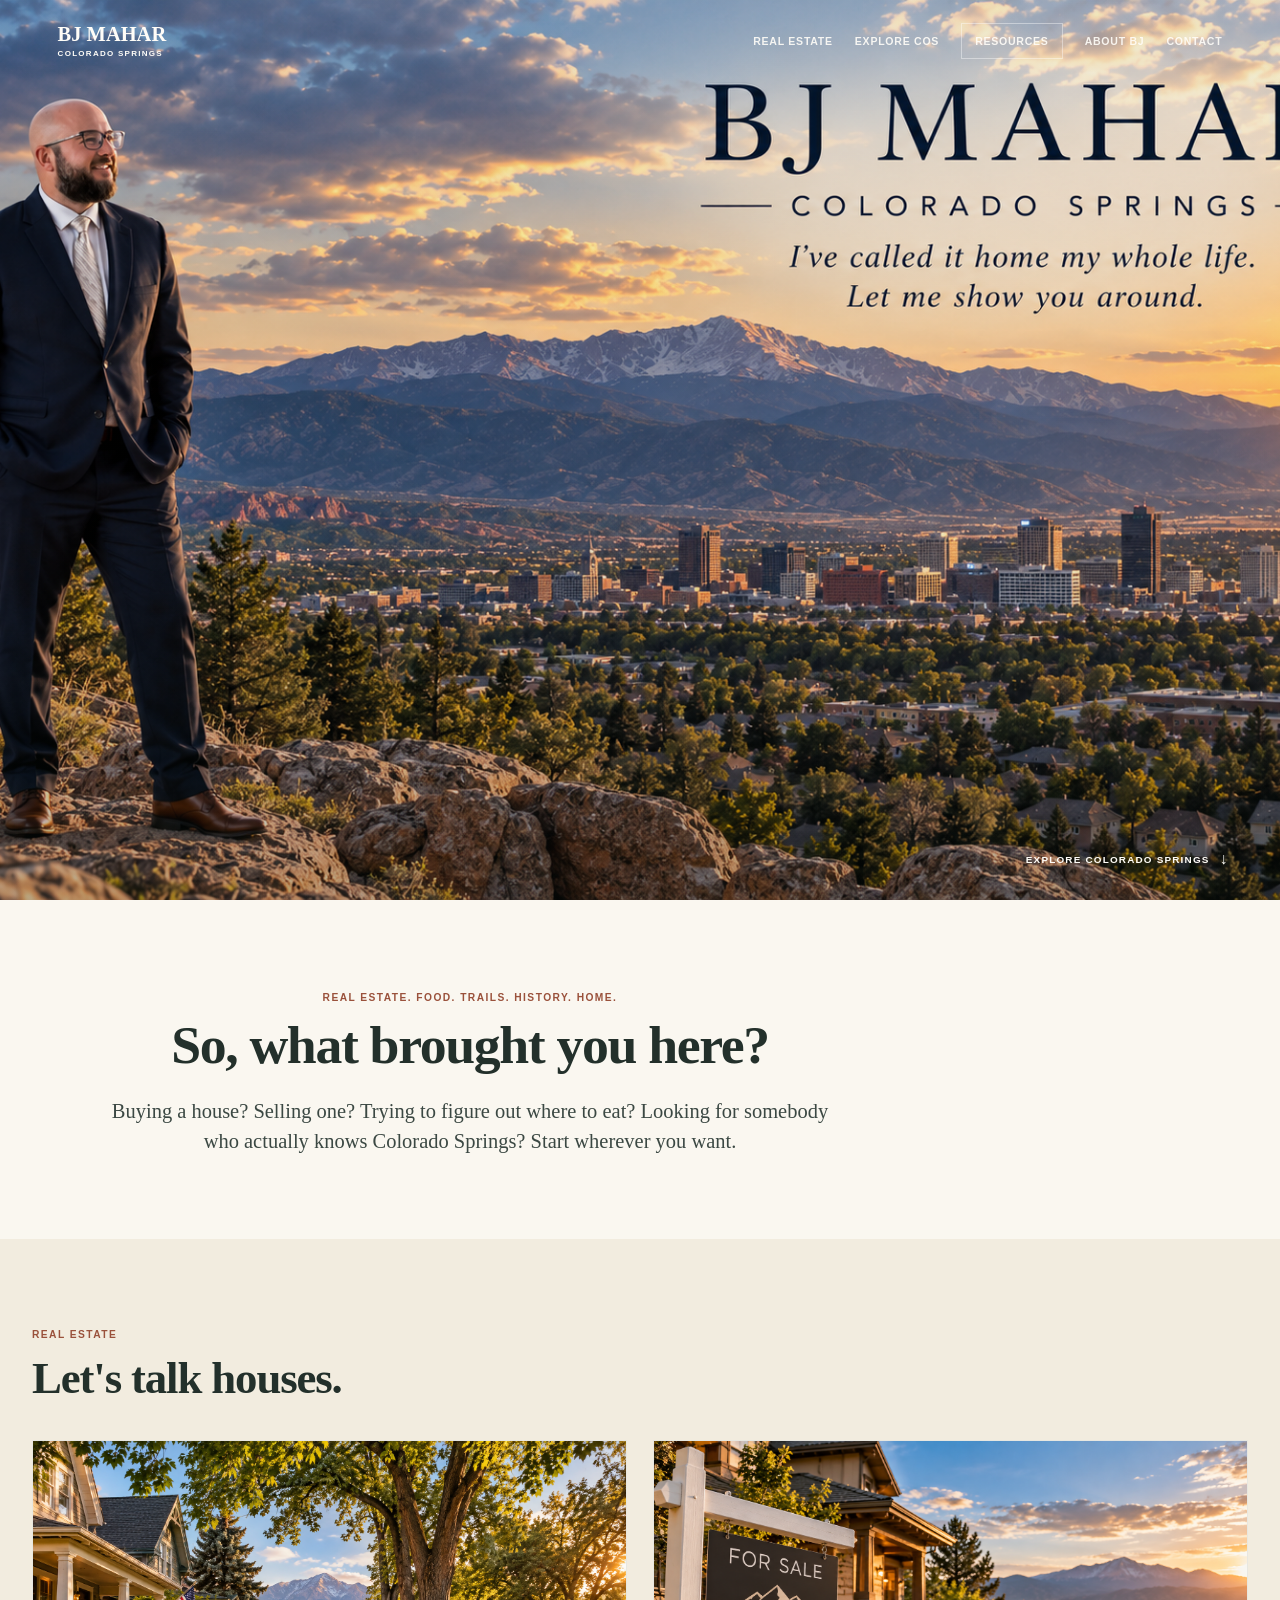
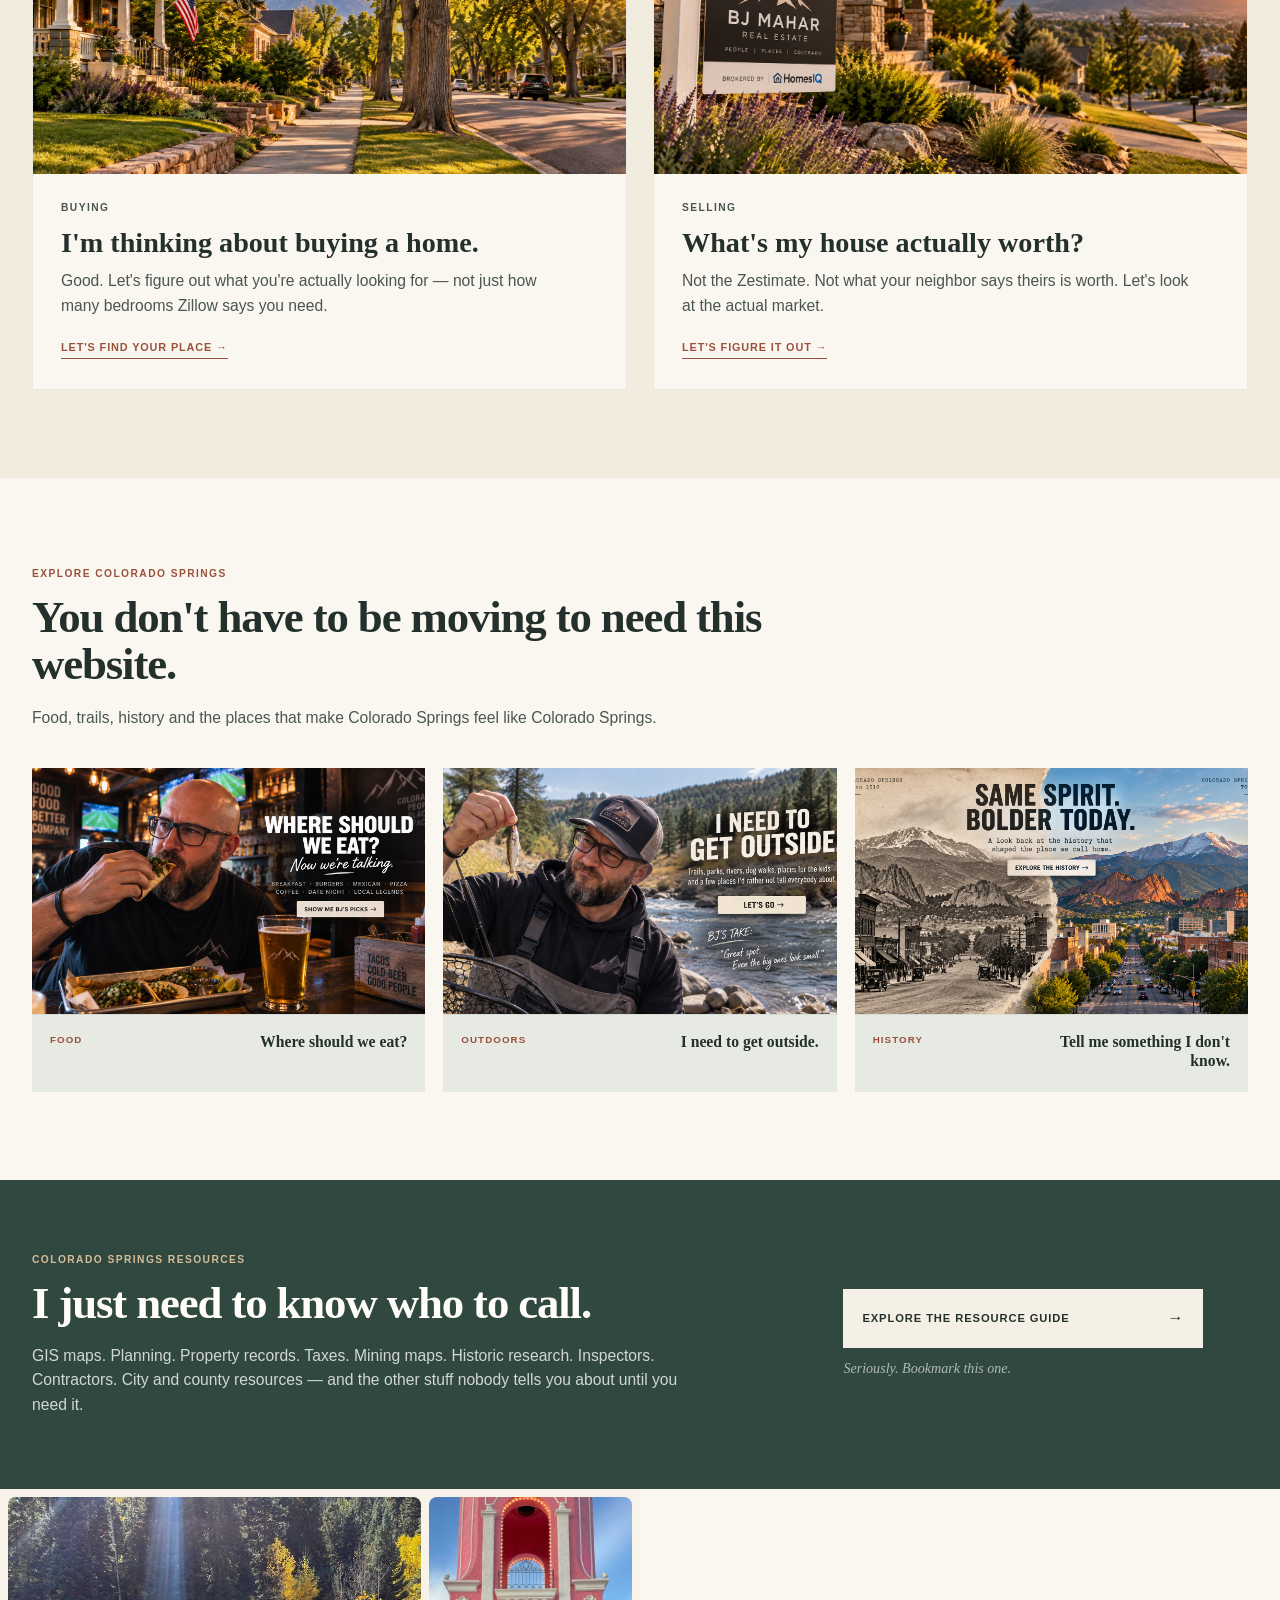
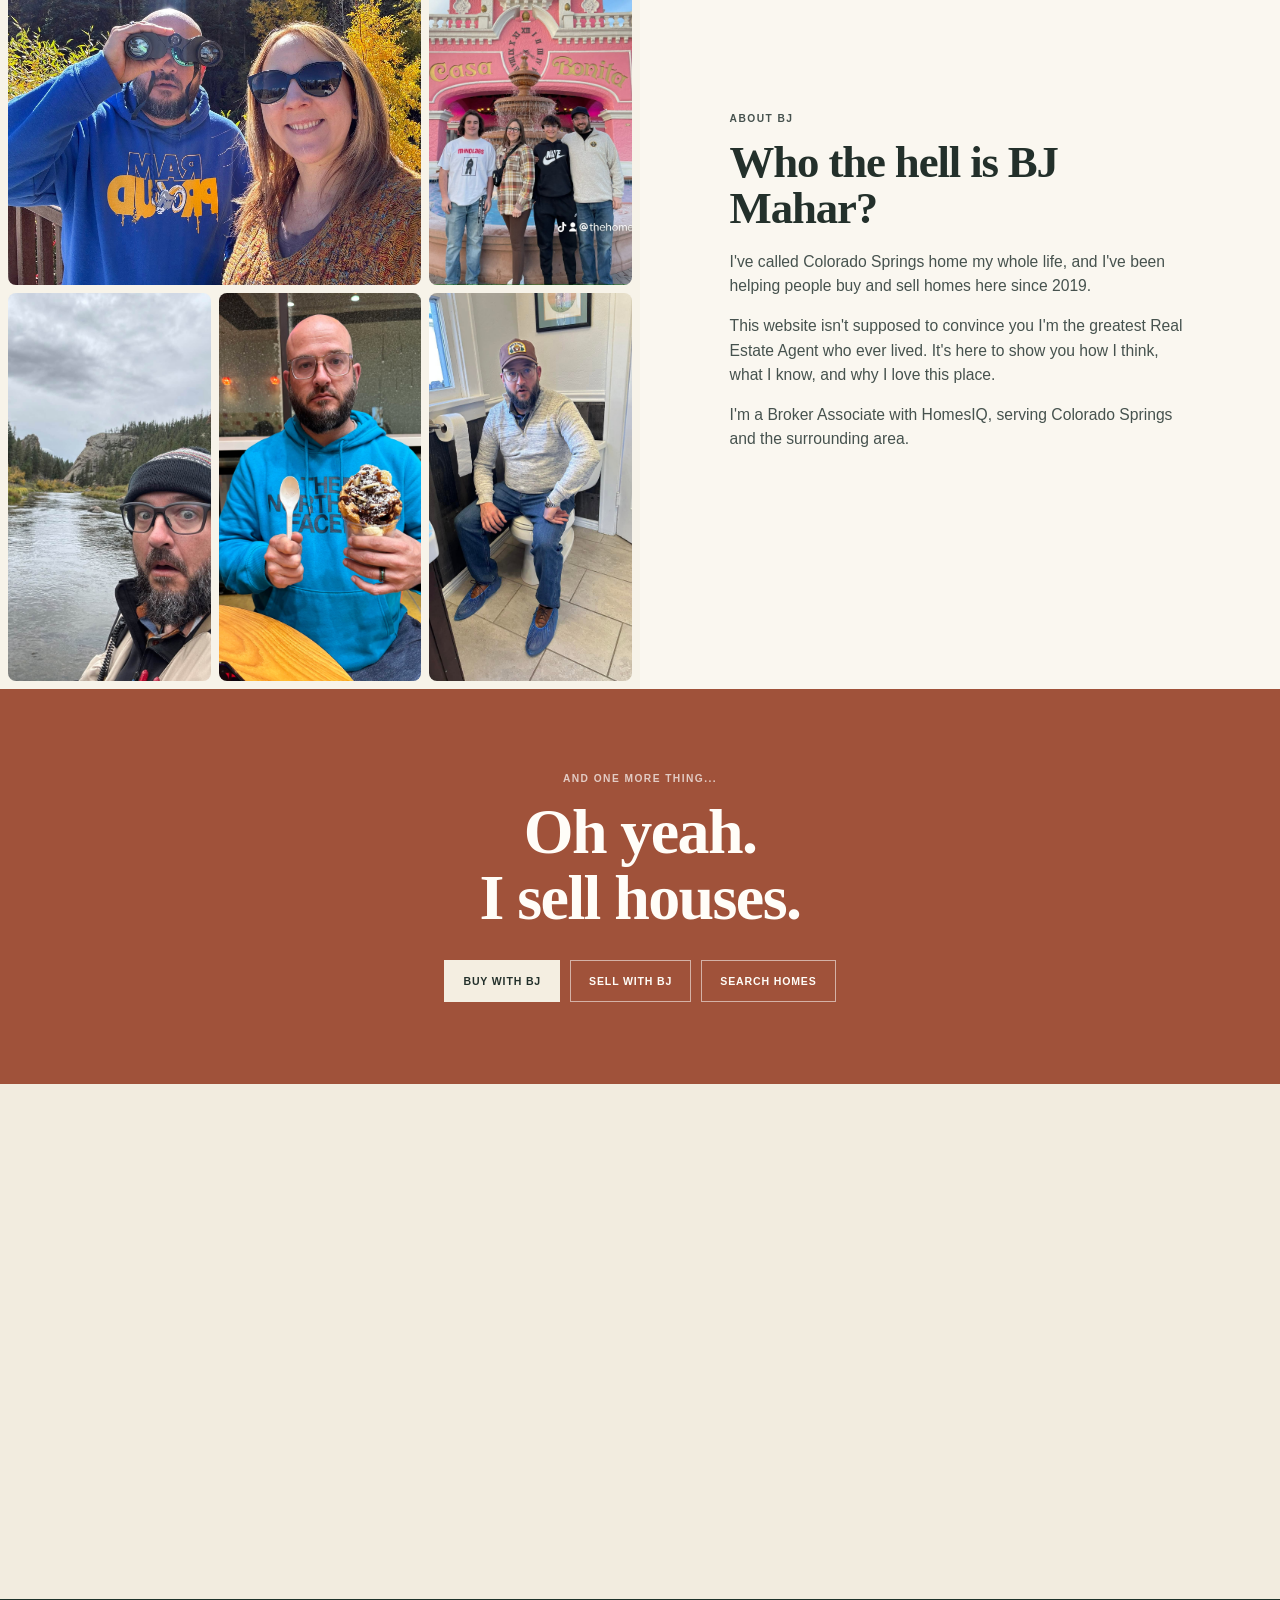
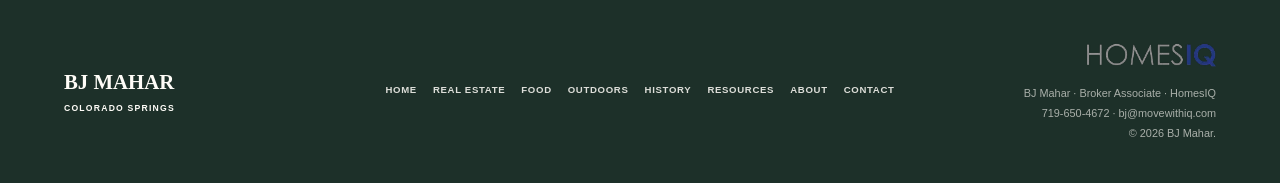
<file: index.html>
<!DOCTYPE html>
<html lang="en">
<head>
<meta charset="UTF-8">
<meta name="viewport" content="width=device-width, initial-scale=1.0">
<meta name="description" content="BJ Mahar — Colorado Springs real estate, local favorites, history, trails, food, and resources.">

<title>BJ Mahar | Colorado Springs Real Estate & Local Guide</title>

<link rel="canonical" href="https://bjmahar.com/">
<link rel="icon" type="image/png" href="images/favicon.png">
<link rel="stylesheet" href="styles.css">

<meta property="og:type" content="website">
<meta property="og:url" content="https://bjmahar.com/">
<meta property="og:title" content="BJ Mahar | Colorado Springs Real Estate & Local Guide">
<meta property="og:description" content="Real estate, food, trails, history, local resources and the places that make Colorado Springs feel like Colorado Springs.">
<meta property="og:image" content="https://bjmahar.com/images/heroshot.png">
<meta property="og:image:alt" content="BJ Mahar overlooking Colorado Springs and Pikes Peak">
<meta property="og:site_name" content="BJ Mahar">

<meta name="twitter:card" content="summary_large_image">
<meta name="twitter:title" content="BJ Mahar | Colorado Springs Real Estate & Local Guide">
<meta name="twitter:description" content="Real estate, food, trails, history, local resources and the places that make Colorado Springs feel like Colorado Springs.">
<meta name="twitter:image" content="https://bjmahar.com/images/heroshot.png">

<style>
.explore-card-link {
  display: block;
  color: inherit;
  text-decoration: none;
}

.explore-card-link .explore-card {
  height: 100%;
}

.explore-card-link:hover {
  color: inherit;
}

.explore-card-link:focus-visible {
  outline: 3px solid #a0523a;
  outline-offset: 4px;
}

html {
  scroll-padding-top: 85px;
}

#intro,
#real-estate,
#explore,
#resources,
#about,
#contact {
  scroll-margin-top: 85px;
}

/* Center introduction on desktop */
@media (min-width: 701px) {
  .intro-section .intro-inner {
    display: flex;
    flex-direction: column;
    align-items: center;
    text-align: center;
  }

  .intro-section .section-title {
    width: 100%;
    max-width: 1100px;
    margin-left: auto;
    margin-right: auto;
    transform: none;
    text-align: center;
  }

  .intro-section .intro-copy {
    margin-left: auto;
    margin-right: auto;
    text-align: center;
  }
}

/* Mobile introduction */
@media (max-width: 700px) {
  .intro-section .section-title {
    font-size: clamp(2.4rem, 10vw, 3.5rem);
    line-height: 1.1;
    max-width: 100%;
    overflow-wrap: break-word;
    margin-left: 0;
    transform: none;
  }
}

/* About BJ photo collage */
.about-image.bj-collage {
  display: grid;
  grid-template-columns: repeat(6, minmax(0, 1fr));
  grid-template-rows: repeat(4, minmax(0, 1fr));
  gap: 8px;
  aspect-ratio: 4 / 5;
  overflow: hidden;
  padding: 8px;
  background: #f7f3e9;
  box-sizing: border-box;
}

.about-image.bj-collage .bj-photo {
  display: block;
  min-width: 0;
  min-height: 0;
  overflow: hidden;
  border-radius: 8px;
}

.about-image.bj-collage .bj-photo img {
  display: block;
  width: 100%;
  height: 100%;
  max-width: none;
  object-fit: cover;
  object-position: center;
  border-radius: 0;
}

.bj-photo--binoculars {
  grid-column: 1 / 5;
  grid-row: 1 / 3;
}

.bj-photo--family {
  grid-column: 5 / 7;
  grid-row: 1 / 3;
}

.bj-photo--fishing {
  grid-column: 1 / 3;
  grid-row: 3 / 5;
}

.bj-photo--food {
  grid-column: 3 / 5;
  grid-row: 3 / 5;
}

.bj-photo--toilet {
  grid-column: 5 / 7;
  grid-row: 3 / 5;
}

.about-image.bj-collage .bj-photo--binoculars img {
  object-position: 46% center;
}

.about-image.bj-collage .bj-photo--family img {
  object-position: 58% center;
}

.about-image.bj-collage .bj-photo--fishing img {
  object-position: 73% center;
}

.about-image.bj-collage .bj-photo--food img {
  object-position: center 38%;
}

.about-image.bj-collage .bj-photo--toilet img {
  object-position: 52% center;
}

@media (max-width: 700px) {
  .about-image.bj-collage {
    width: 100%;
    aspect-ratio: 1 / 1;
    gap: 6px;
    padding: 6px;
  }
}
</style>
</head>

<body>

<!-- HEADER -->
<header class="site-header">
  <a class="brand" href="#top">
    <span class="brand-name">BJ MAHAR</span>
    <span class="brand-city">COLORADO SPRINGS</span>
  </a>

  <button
    class="menu-toggle"
    aria-label="Open navigation"
    aria-expanded="false"
    aria-controls="site-nav">
    <span></span>
    <span></span>
    <span></span>
  </button>

  <nav id="site-nav" class="site-nav" aria-label="Main navigation">
    <a href="#real-estate">Real Estate</a>
    <a href="#explore">Explore COS</a>
    <a href="resources.html" class="nav-resource">Resources</a>
    <a href="#about">About BJ</a>
    <a href="#contact">Contact</a>
  </nav>
</header>

<main id="top">

<!-- HERO -->
<section class="hero">
  <img
    class="hero-image"
    src="images/heroshot.png"
    alt="BJ Mahar overlooking Colorado Springs and Pikes Peak">

  <div class="hero-shade"></div>

  <a class="scroll-cue" href="#intro">
    Explore Colorado Springs
    <span>↓</span>
  </a>
</section>

<!-- INTRO -->
<section id="intro" class="intro-section">
  <div class="section-inner intro-inner">
    <p class="eyebrow">
      REAL ESTATE. FOOD. TRAILS. HISTORY. HOME.
    </p>

    <h1 class="section-title">So, what brought you here?</h1>

    <p class="intro-copy">
      Buying a house? Selling one? Trying to figure out where to eat?
      Looking for somebody who actually knows Colorado Springs?
      Start wherever you want.
    </p>
  </div>
</section>

<!-- REAL ESTATE -->
<section id="real-estate" class="real-estate-section">
  <div class="section-inner">

    <div class="section-heading">
      <p class="eyebrow">REAL ESTATE</p>
      <h2>Let's talk houses.</h2>
    </div>

    <div class="real-estate-grid">

      <article class="real-estate-card">
        <div class="real-estate-image">
          <img
            src="images/buying.jpg"
            alt="Colorado Springs neighborhood">
        </div>

        <div class="card-copy">
          <p class="eyebrow">BUYING</p>
          <h3>I'm thinking about buying a home.</h3>
          <p>
            Good. Let's figure out what you're actually looking for —
            not just how many bedrooms Zillow says you need.
          </p>
          <a href="houses.html">Let's find your place →</a>
        </div>
      </article>

      <article class="real-estate-card">
        <div class="real-estate-image">
          <img
            src="images/selling.jpg"
            alt="Home for sale in Colorado Springs">
        </div>

        <div class="card-copy">
          <p class="eyebrow">SELLING</p>
          <h3>What's my house actually worth?</h3>
          <p>
            Not the Zestimate. Not what your neighbor says theirs is worth.
            Let's look at the actual market.
          </p>
          <a href="houses.html">Let's figure it out →</a>
        </div>
      </article>

    </div>
  </div>
</section>

<!-- EXPLORE COLORADO SPRINGS -->
<section id="explore" class="explore-section">
  <div class="section-inner">

    <div class="section-heading">
      <p class="eyebrow">EXPLORE COLORADO SPRINGS</p>
      <h2>You don't have to be moving to need this website.</h2>
      <p>
        Food, trails, history and the places that make
        Colorado Springs feel like Colorado Springs.
      </p>
    </div>

    <div class="explore-grid">

      <!-- FOOD -->
      <a
        href="Food.html"
        class="explore-card-link"
        aria-label="Explore BJ's Colorado Springs food guide">
        <div class="explore-card">
          <img
            src="images/food-guide.jpg"
            alt="BJ Mahar enjoying tacos at a Colorado Springs style bar">
          <div class="explore-label">
            <span>FOOD</span>
            <strong>Where should we eat?</strong>
          </div>
        </div>
      </a>

      <!-- OUTDOORS -->
      <a
        href="outdoors.html"
        class="explore-card-link"
        aria-label="Explore BJ's Colorado Springs outdoor guide">
        <div class="explore-card">
          <img
            src="images/outdoors.jpg"
            alt="BJ Mahar fishing along the South Platte River">
          <div class="explore-label">
            <span>OUTDOORS</span>
            <strong>I need to get outside.</strong>
          </div>
        </div>
      </a>

      <!-- HISTORY -->
      <a
        href="history.html"
        class="explore-card-link"
        aria-label="Explore Colorado Springs history">
        <div class="explore-card">
          <img
            src="images/history.jpg"
            alt="Historic and modern Colorado Springs">
          <div class="explore-label">
            <span>HISTORY</span>
            <strong>Tell me something I don't know.</strong>
          </div>
        </div>
      </a>

    </div>
  </div>
</section>

<!-- RESOURCES -->
<section id="resources" class="resources-callout">
  <div class="section-inner resources-inner">

    <div>
      <p class="eyebrow resource-eyebrow">
        COLORADO SPRINGS RESOURCES
      </p>
      <h2>I just need to know who to call.</h2>
      <p>
        GIS maps. Planning. Property records. Taxes.
        Mining maps. Historic research. Inspectors.
        Contractors. City and county resources —
        and the other stuff nobody tells you about until you need it.
      </p>
    </div>

    <div class="resource-action">
      <a class="resource-button" href="resources.html">
        Explore the Resource Guide
        <span>→</span>
      </a>
      <small>Seriously. Bookmark this one.</small>
    </div>

  </div>
</section>

<!-- ABOUT BJ -->
<section id="about" class="about-section">

  <div
    class="about-image bj-collage"
    aria-label="Photos of BJ enjoying Colorado, family, food, and everyday life">

    <div class="bj-photo bj-photo--binoculars">
      <img
        src="images/binoculars.jpg"
        alt="BJ enjoying a colorful Colorado autumn day"
        loading="lazy">
    </div>

    <div class="bj-photo bj-photo--family">
      <img
        src="images/family.jpg"
        alt="BJ and family at Casa Bonita"
        loading="lazy">
    </div>

    <div class="bj-photo bj-photo--fishing">
      <img
        src="images/fishing.jpg"
        alt="BJ beside a Colorado river"
        loading="lazy">
    </div>

    <div class="bj-photo bj-photo--food">
      <img
        src="images/food.jpg"
        alt="BJ ready to enjoy an enormous dessert"
        loading="lazy">
    </div>

    <div class="bj-photo bj-photo--toilet">
      <img
        src="images/toilet.jpg"
        alt="BJ bringing his sense of humor to a home visit"
        loading="lazy">
    </div>

  </div>

  <div class="about-copy">
    <p class="eyebrow">ABOUT BJ</p>
    <h2>Who the hell is BJ Mahar?</h2>

    <p>
      I've called Colorado Springs home my whole life,
      and I've been helping people buy and sell homes here since 2019.
    </p>

    <p>
      This website isn't supposed to convince you
      I'm the greatest Real Estate Agent who ever lived.
      It's here to show you how I think, what I know,
      and why I love this place.
    </p>

    <p>
      I'm a Broker Associate with HomesIQ,
      serving Colorado Springs and the surrounding area.
    </p>
  </div>

</section>

<!-- REAL ESTATE CTA -->
<section class="real-estate-cta">
  <div class="section-inner cta-inner">

    <p class="eyebrow cta-eyebrow">AND ONE MORE THING...</p>
    <h2>Oh yeah.<br>I sell houses.</h2>

    <div class="cta-buttons">
      <a href="#contact">Buy with BJ</a>
      <a href="#contact">Sell with BJ</a>
      <a href="mailto:bj@movewithiq.com?subject=Colorado%20Springs%20Home%20Search">
        Search Homes
      </a>
    </div>

  </div>
</section>

<!-- CONTACT -->
<section id="contact" class="contact-section">
  <div class="section-inner contact-inner">

    <p class="eyebrow">LET'S TALK</p>
    <h2>Need a Real Estate Pro?</h2>
    <p>
      Or just have a Colorado Springs question?
      Either one's fine.
    </p>

    <div class="contact-actions">
      <a href="tel:+17196504672">Call BJ</a>
      <a href="sms:+17196504672">Text BJ</a>
      <a href="mailto:bj@movewithiq.com">Email BJ</a>
    </div>

    <div class="contact-details">
      <p>
        <strong>BJ Mahar</strong><br>
        Broker Associate · HomesIQ
      </p>

      <p>
        <a href="tel:+17196504672">719-650-4672</a><br>
        <a href="mailto:bj@movewithiq.com">bj@movewithiq.com</a>
      </p>
    </div>

  </div>
</section>

</main>

<!-- FOOTER -->
<footer class="site-footer">

  <div class="footer-brand">
    <strong>BJ MAHAR</strong>
    <span>COLORADO SPRINGS</span>
  </div>

  <div class="footer-links">
    <a href="index.html">Home</a>
    <a href="#real-estate">Real Estate</a>
    <a href="Food.html">Food</a>
    <a href="outdoors.html">Outdoors</a>
    <a href="history.html">History</a>
    <a href="resources.html">Resources</a>
    <a href="#about">About</a>
    <a href="#contact">Contact</a>
  </div>

  <div class="footer-legal">
    <img
      src="images/homesiq%20logo.webp"
      alt="HomesIQ"
      style="width:auto;max-width:130px;max-height:48px;margin-left:auto;margin-bottom:12px;object-fit:contain;">

    <p>BJ Mahar · Broker Associate · HomesIQ</p>

    <p>
      <a href="tel:+17196504672">719-650-4672</a> ·
      <a href="mailto:bj@movewithiq.com">bj@movewithiq.com</a>
    </p>

    <p>© <span id="year"></span> BJ Mahar.</p>
  </div>

</footer>

<script src="script.js"></script>

</body>
</html>
</file>
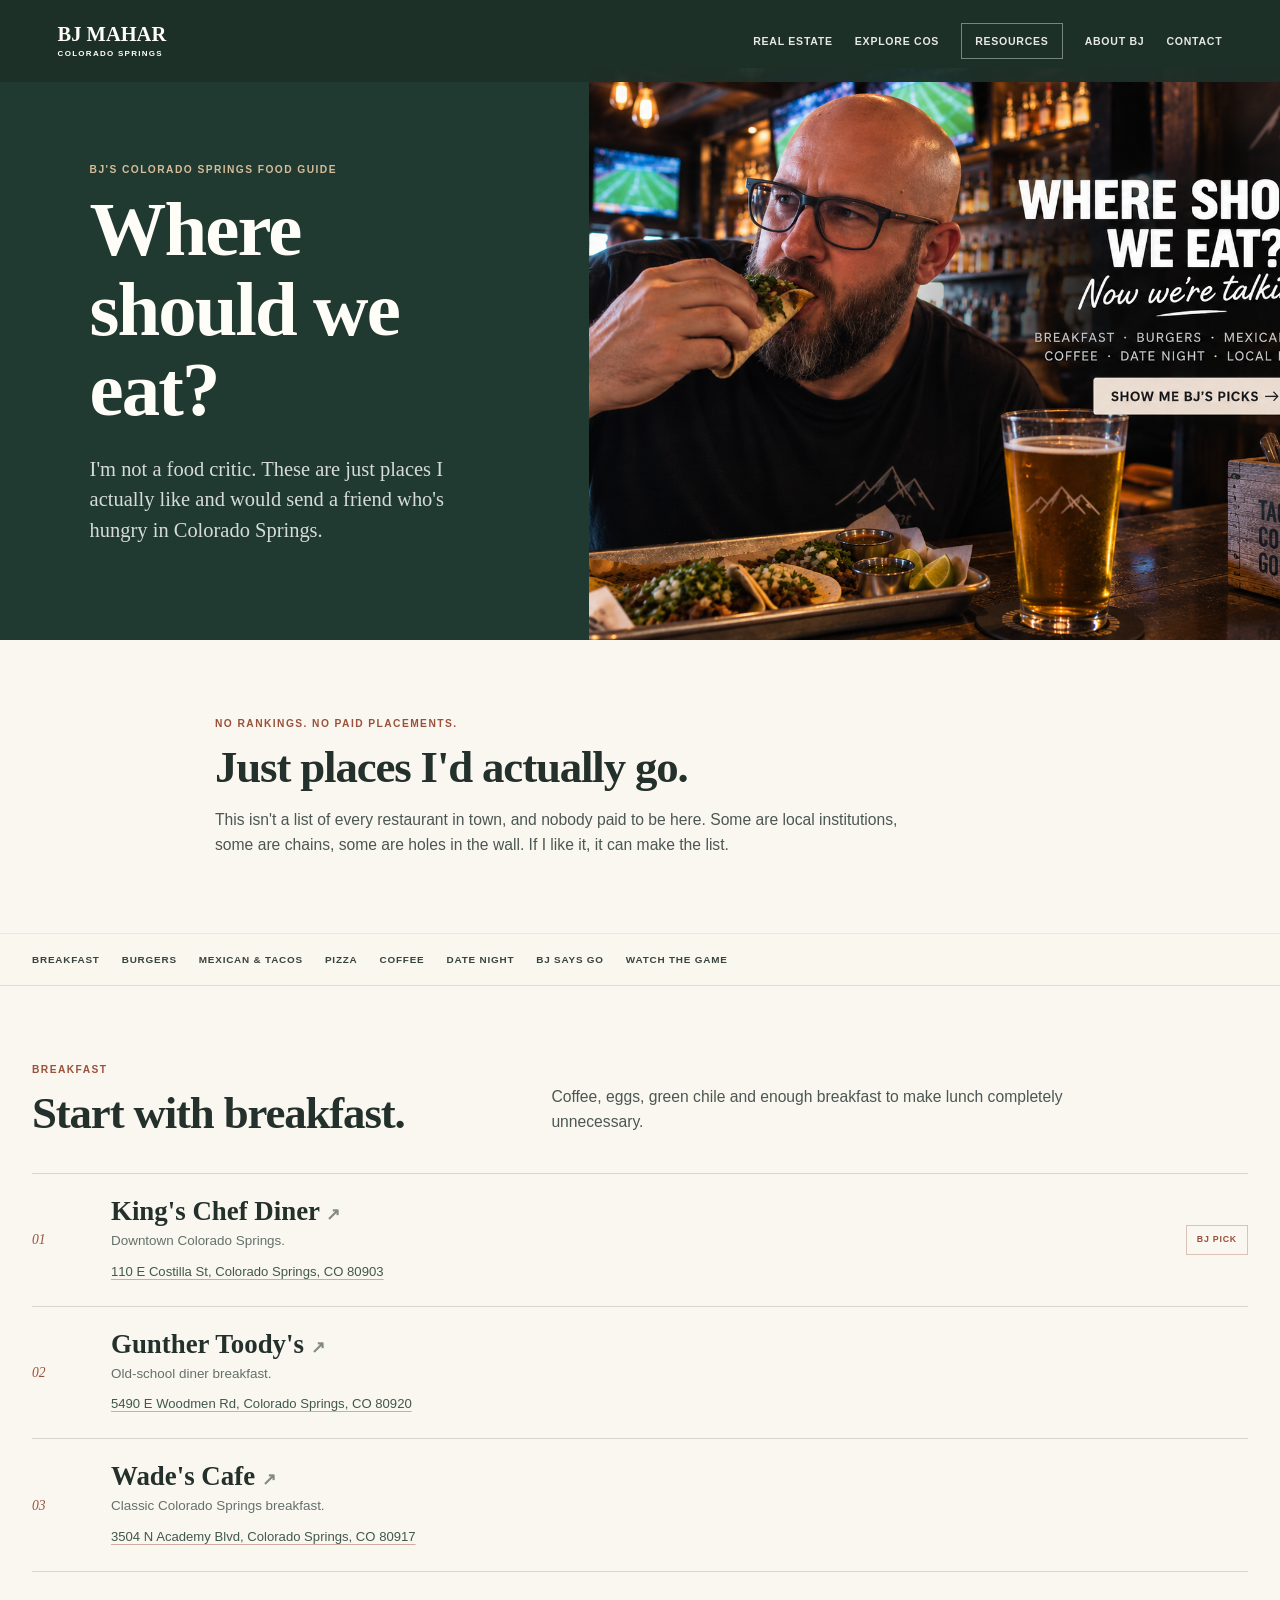
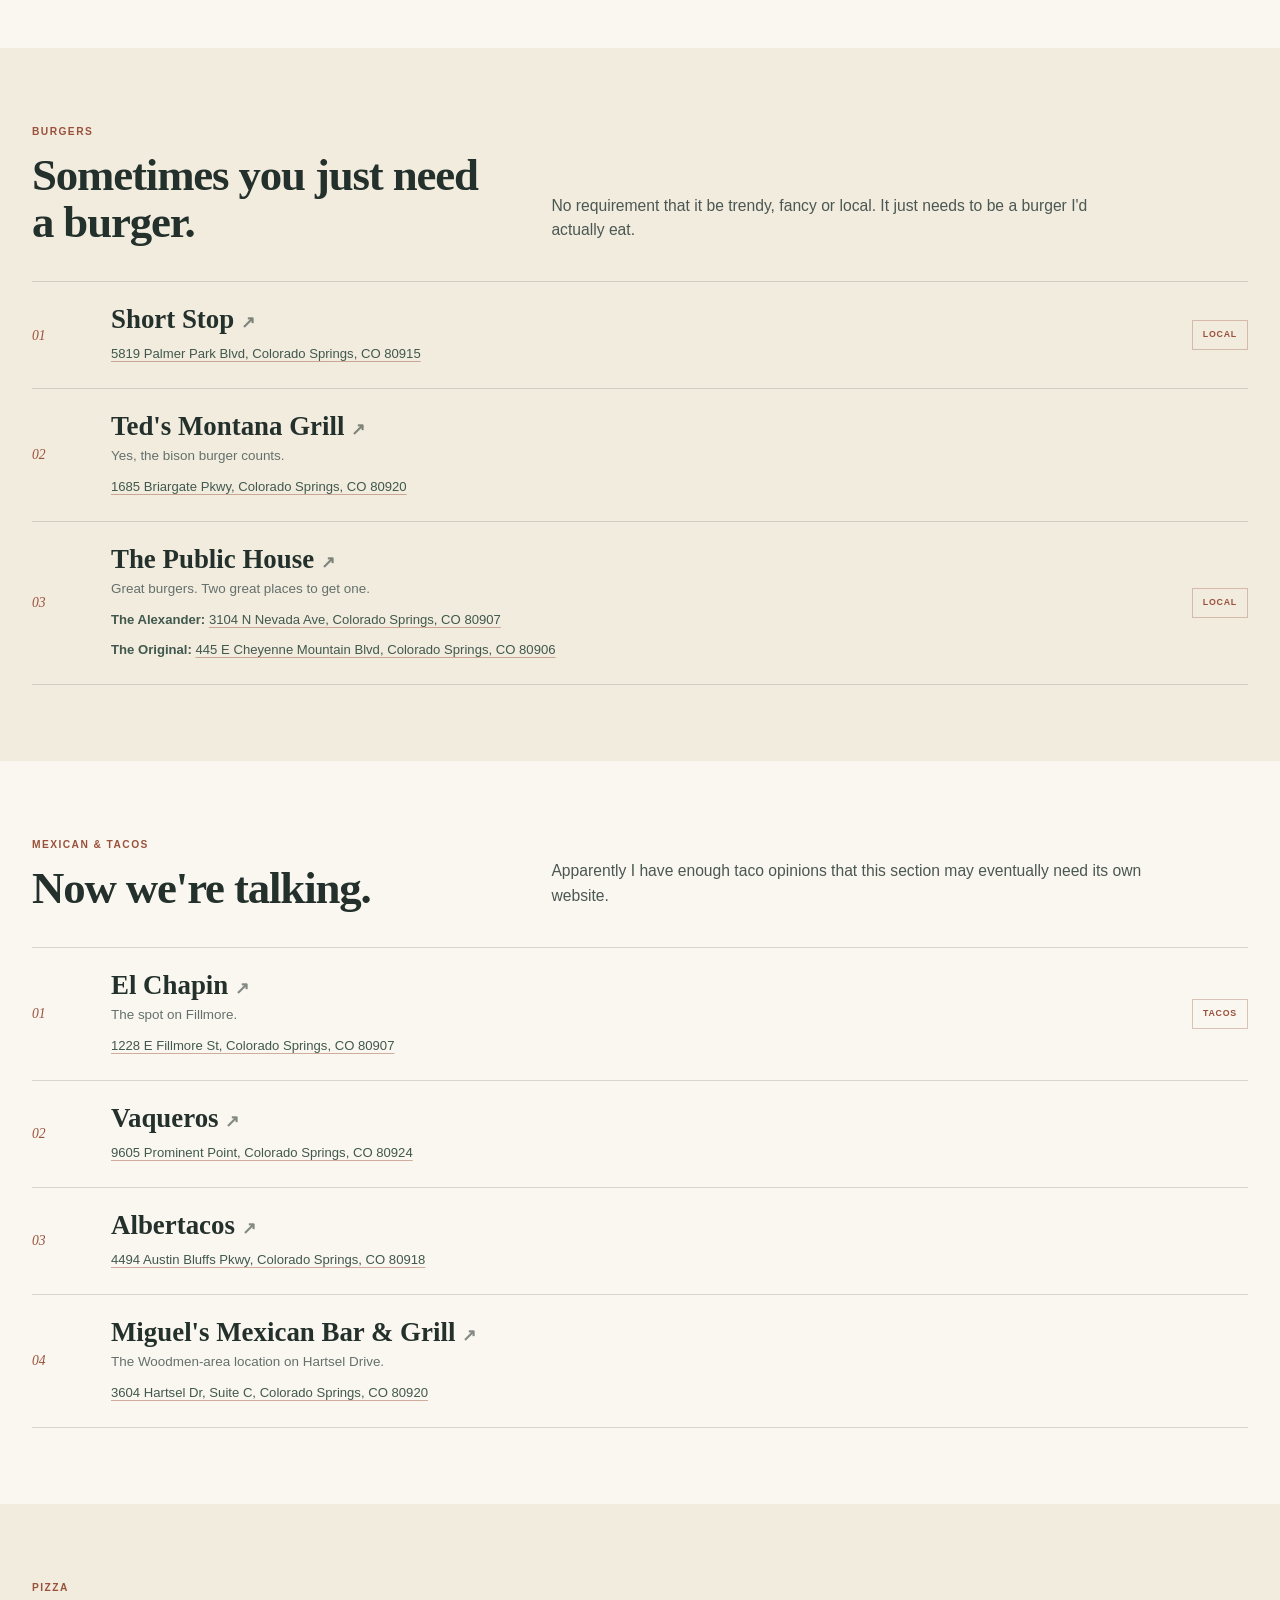
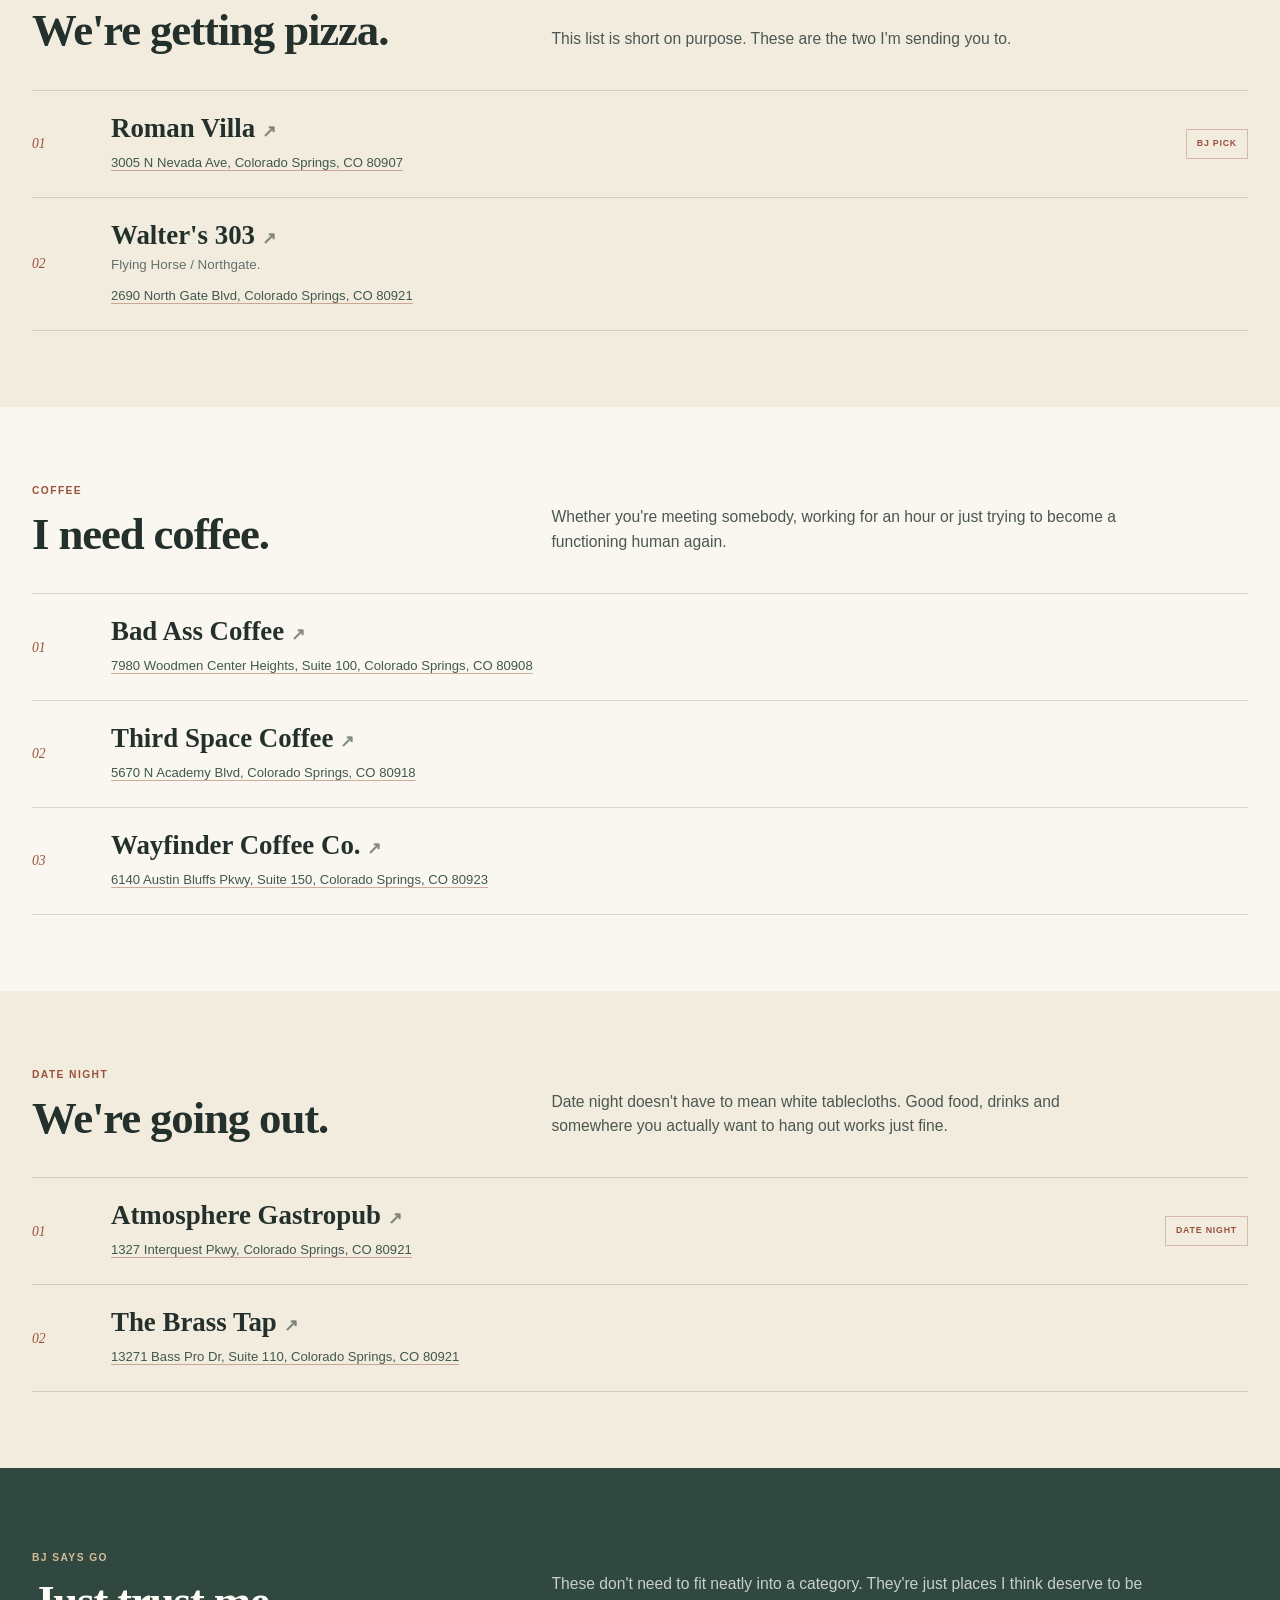
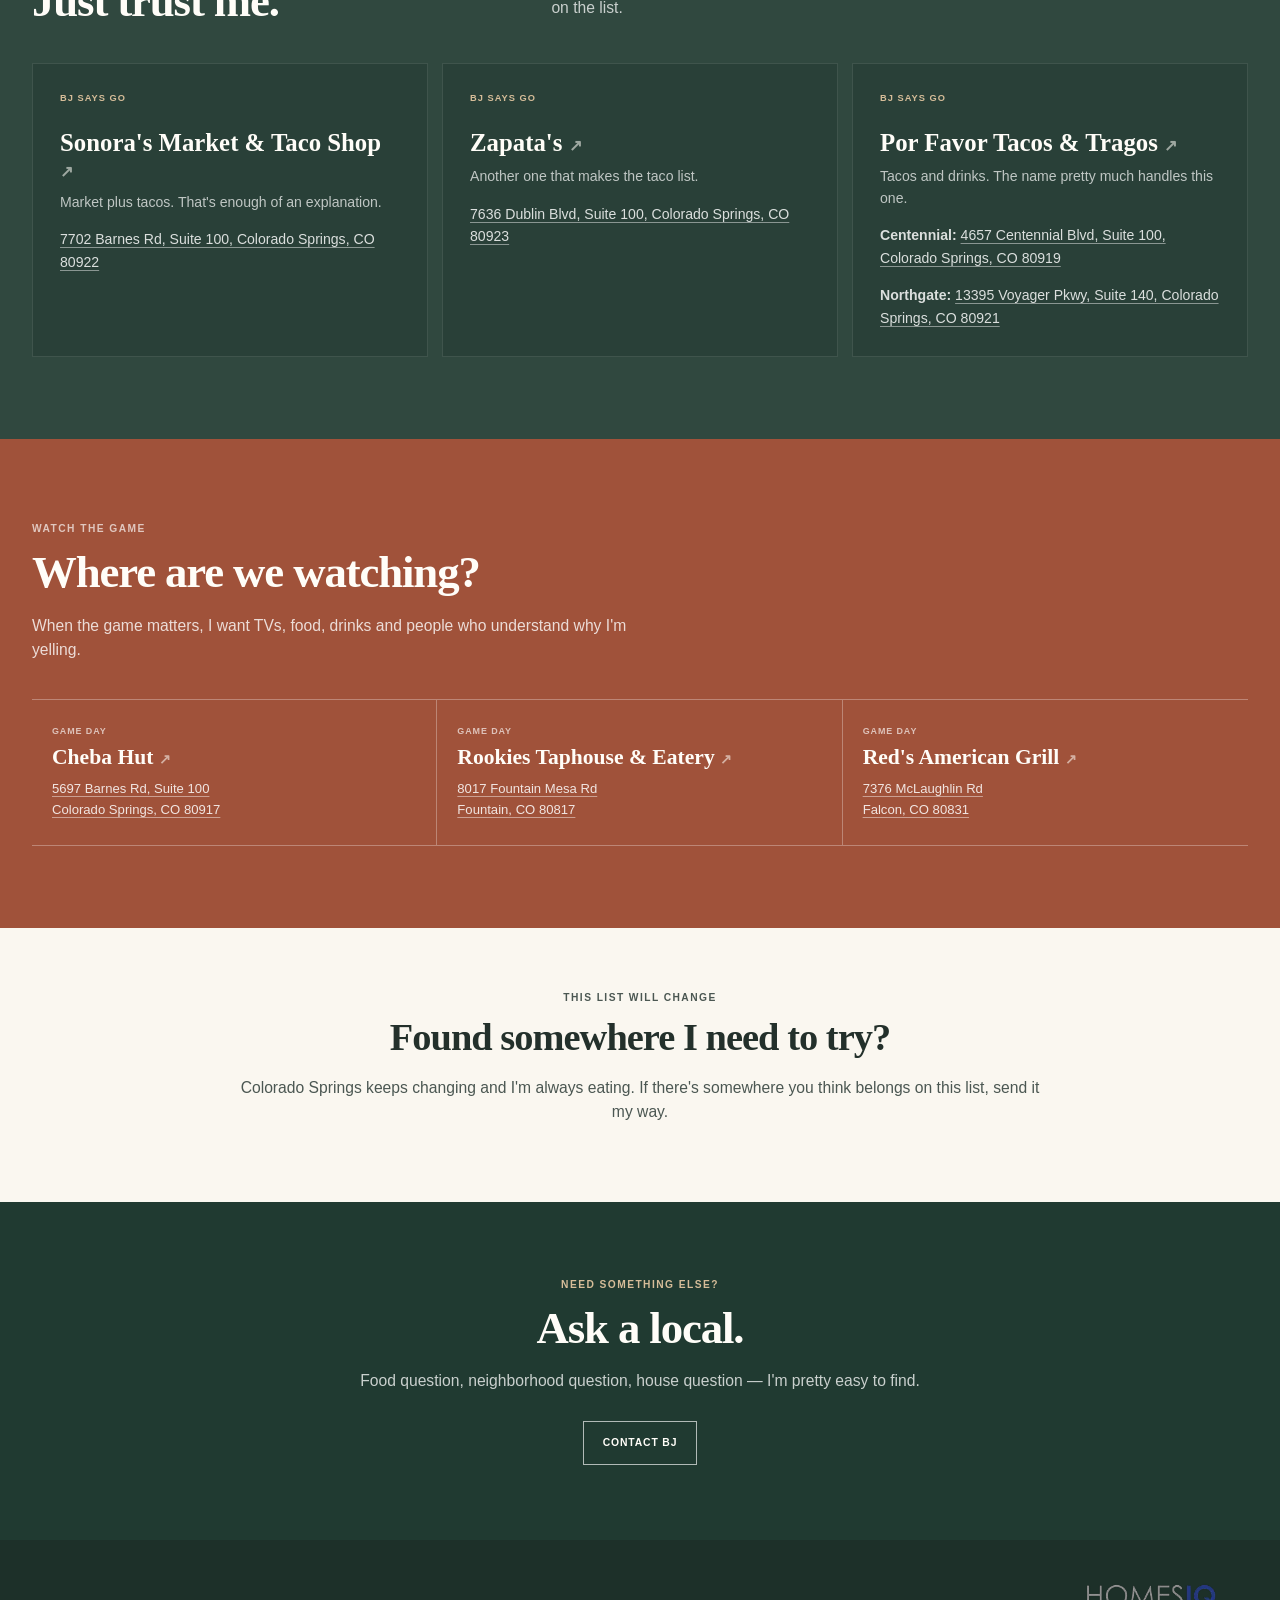
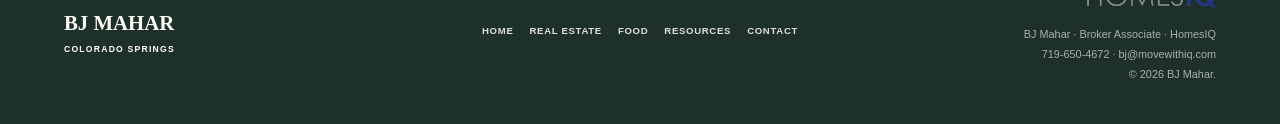
<file: Food.html>
<!DOCTYPE html>
<html lang="en">
<head>
  <meta charset="UTF-8">
  <meta name="viewport" content="width=device-width, initial-scale=1.0">
  <meta name="description" content="BJ Mahar's favorite places to eat in Colorado Springs: breakfast, burgers, tacos, pizza, coffee, date nights and game-day spots.">
  <title>Where to Eat in Colorado Springs | BJ Mahar</title>
  <link rel="stylesheet" href="styles.css">

  <style>
    body.food-page {
      background: #f2ecdf;
    }

    .food-page .site-header {
      background: rgba(29,48,41,.97);
    }

    /* HERO */
    .food-hero {
      display: grid;
      grid-template-columns: .92fr 1.08fr;
      min-height: 640px;
      padding-top: 68px;
      background: #203a31;
      color: #fffdf8;
    }

    .food-hero-copy {
      display: flex;
      flex-direction: column;
      justify-content: center;
      padding: 75px 7vw;
    }

    .food-hero .eyebrow,
    .bj-picks .eyebrow,
    .food-cta .eyebrow {
      color: #d6bd99;
    }

    .food-hero h1 {
      max-width: 650px;
      margin-bottom: 24px;
      font-size: clamp(3.2rem,6vw,6.3rem);
      font-weight: 600;
    }

    .food-hero-copy > p:not(.eyebrow) {
      max-width: 570px;
      margin-bottom: 0;
      color: rgba(255,255,255,.82);
      font-family: Georgia, "Times New Roman", serif;
      font-size: clamp(1.05rem,1.6vw,1.35rem);
      line-height: 1.5;
    }

    .food-hero-image {
      min-height: 570px;
      overflow: hidden;
    }

    .food-hero-image img {
      width: 100%;
      height: 100%;
      object-fit: cover;
    }

    /* INTRO */
    .food-intro {
      padding: 76px 0;
      background: #faf7f0;
    }

    .food-intro-inner {
      max-width: 850px;
    }

    .food-intro h2 {
      max-width: 750px;
    }

    .food-intro p:not(.eyebrow) {
      max-width: 700px;
      margin-bottom: 0;
      color: #4b5752;
    }

    /* QUICK NAV */
    .food-jump {
      position: sticky;
      z-index: 100;
      top: 68px;
      padding: 18px 0;
      border-top: 1px solid rgba(35,48,43,.08);
      border-bottom: 1px solid rgba(35,48,43,.12);
      background: rgba(250,247,240,.96);
      backdrop-filter: blur(10px);
    }

    .food-jump-inner {
      display: flex;
      gap: 11px 22px;
      flex-wrap: wrap;
    }

    .food-jump a {
      color: #38443f;
      font-size: .62rem;
      font-weight: 700;
      letter-spacing: .08em;
      text-transform: uppercase;
    }

    .food-jump a:hover {
      color: #9a513b;
    }

    /* CATEGORIES */
    .food-category {
      padding: 76px 0;
      scroll-margin-top: 130px;
    }

    .food-category:nth-of-type(even) {
      background: #f2ecdf;
    }

    .food-category:nth-of-type(odd) {
      background: #faf7f0;
    }

    .food-category-heading {
      display: grid;
      grid-template-columns: .8fr 1.2fr;
      gap: 55px;
      align-items: end;
      margin-bottom: 36px;
    }

    .food-category-heading h2 {
      margin-bottom: 0;
    }

    .food-category-heading > p {
      max-width: 590px;
      margin-bottom: 3px;
      color: #4b5752;
    }

    /* RESTAURANT LIST */
    .restaurant-list {
      border-top: 1px solid rgba(35,48,43,.17);
    }

    .restaurant {
      display: grid;
      grid-template-columns: 55px 1fr auto;
      gap: 24px;
      align-items: center;
      padding: 24px 0;
      border-bottom: 1px solid rgba(35,48,43,.17);
    }

    .restaurant-number {
      color: #9a513b;
      font-family: Georgia, "Times New Roman", serif;
      font-size: .85rem;
      font-style: italic;
    }

    .restaurant h3 {
      margin: 0;
      font-size: clamp(1.35rem,2.1vw,1.85rem);
    }

    .restaurant h3 a {
      color: inherit;
      text-decoration: none;
      transition: color .2s;
    }

    .restaurant h3 a:hover {
      color: #9a513b;
    }

    .restaurant h3 a::after,
    .bj-pick h3 a::after,
    .game-spot h3 a::after {
      content: " ↗";
      font-size: .65em;
      opacity: .55;
    }

    .restaurant-note {
      margin: 5px 0 0;
      color: #64706b;
      font-size: .84rem;
    }

    .restaurant-address {
      margin: 9px 0 0;
      color: #40584d;
      font-size: .82rem;
      line-height: 1.6;
    }

    .restaurant-address a {
      color: inherit;
      text-decoration: underline;
      text-decoration-color: rgba(154,81,59,.45);
      text-underline-offset: 3px;
    }

    .restaurant-address a:hover {
      color: #9a513b;
    }

    .location-label {
      font-weight: 700;
    }

    .restaurant-tag {
      padding: 7px 10px;
      border: 1px solid rgba(154,81,59,.32);
      color: #9a513b;
      font-size: .55rem;
      font-weight: 700;
      letter-spacing: .09em;
      text-transform: uppercase;
      white-space: nowrap;
    }

    /* BJ SAYS GO */
    .bj-picks {
      padding: 82px 0;
      background: #30483f;
      color: #fffdf8;
      scroll-margin-top: 130px;
    }

    .bj-picks-heading {
      display: grid;
      grid-template-columns: .8fr 1.2fr;
      gap: 55px;
      align-items: end;
      margin-bottom: 38px;
    }

    .bj-picks-heading h2 {
      margin-bottom: 0;
    }

    .bj-picks-heading > p {
      max-width: 600px;
      margin-bottom: 4px;
      color: rgba(255,255,255,.74);
    }

    .bj-pick-grid {
      display: grid;
      grid-template-columns: repeat(3,1fr);
      gap: 14px;
    }

    .bj-pick {
      min-height: 235px;
      padding: 27px;
      background: #294038;
      border: 1px solid rgba(255,255,255,.1);
    }

    .bj-pick > span {
      display: block;
      margin-bottom: 25px;
      color: #d6bd99;
      font-size: .58rem;
      font-weight: 700;
      letter-spacing: .11em;
      text-transform: uppercase;
    }

    .bj-pick h3 {
      margin-bottom: 10px;
      font-size: 1.55rem;
    }

    .bj-pick h3 a,
    .game-spot h3 a {
      color: inherit;
      text-decoration: none;
    }

    .bj-pick h3 a:hover,
    .game-spot h3 a:hover {
      color: #ffe0ac;
    }

    .bj-pick p {
      margin-bottom: 0;
      color: rgba(255,255,255,.7);
      font-size: .88rem;
    }

    .bj-pick .restaurant-address {
      margin-top: 15px;
      color: rgba(255,255,255,.83);
    }

    .bj-pick .restaurant-address a {
      color: inherit;
      text-decoration-color: rgba(255,255,255,.45);
    }

    /* WATCH THE GAME */
    .game-section {
      padding: 82px 0;
      background: #a0523a;
      color: #fffdf8;
      scroll-margin-top: 130px;
    }

    .game-heading {
      max-width: 750px;
      margin-bottom: 36px;
    }

    .game-section .eyebrow {
      color: rgba(255,255,255,.68);
    }

    .game-heading p:not(.eyebrow) {
      max-width: 600px;
      color: rgba(255,255,255,.8);
    }

    .game-grid {
      display: grid;
      grid-template-columns: repeat(3,1fr);
      border-top: 1px solid rgba(255,255,255,.3);
      border-bottom: 1px solid rgba(255,255,255,.3);
    }

    .game-spot {
      padding: 25px 20px;
      border-right: 1px solid rgba(255,255,255,.3);
    }

    .game-spot:last-child {
      border-right: 0;
    }

    .game-spot > span {
      display: block;
      margin-bottom: 8px;
      color: rgba(255,255,255,.65);
      font-size: .56rem;
      font-weight: 700;
      letter-spacing: .1em;
      text-transform: uppercase;
    }

    .game-spot h3 {
      margin-bottom: 0;
      font-size: 1.35rem;
    }

    .game-spot .restaurant-address {
      color: rgba(255,255,255,.85);
    }

    .game-spot .restaurant-address a {
      color: inherit;
      text-decoration-color: rgba(255,255,255,.45);
    }

    /* END SECTIONS */
    .food-note {
      padding: 62px 0;
      background: #faf7f0;
    }

    .food-note-inner {
      max-width: 800px;
      text-align: center;
    }

    .food-note h2 {
      font-size: clamp(2rem,3vw,3rem);
    }

    .food-note p {
      color: #4b5752;
    }

    .food-cta {
      padding: 75px 0;
      background: #203a31;
      color: #fffdf8;
      text-align: center;
    }

    .food-cta-inner {
      max-width: 720px;
    }

    .food-cta p:not(.eyebrow) {
      max-width: 560px;
      margin: 0 auto 27px;
      color: rgba(255,255,255,.76);
    }

    .food-cta a {
      display: inline-block;
      padding: 13px 19px;
      border: 1px solid rgba(255,255,255,.65);
      color: #fffdf8;
      font-size: .65rem;
      font-weight: 700;
      letter-spacing: .08em;
      text-transform: uppercase;
    }

    @media (max-width: 900px) {
      .food-hero {
        min-height: 0;
        grid-template-columns: 1fr;
      }

      .food-hero-copy {
        padding: 70px 7vw 55px;
      }

      .food-hero-image {
        min-height: 0;
      }

      .food-hero-image img {
        height: auto;
      }

      .food-category-heading,
      .bj-picks-heading {
        grid-template-columns: 1fr;
        gap: 12px;
      }

      .bj-pick-grid {
        grid-template-columns: repeat(2,1fr);
      }
    }

    @media (max-width: 700px) {
      .food-hero {
        padding-top: 70px;
      }

      .food-hero-copy {
        padding: 54px 18px 48px;
      }

      .food-hero h1 {
        font-size: clamp(3rem,15vw,4.5rem);
      }

      .food-intro,
      .food-category,
      .bj-picks,
      .game-section {
        padding: 58px 0;
      }

      .food-jump {
        position: static;
      }

      .restaurant {
        grid-template-columns: 35px 1fr;
        gap: 14px;
      }

      .restaurant-tag {
        grid-column: 2;
        width: fit-content;
      }

      .bj-pick-grid,
      .game-grid {
        grid-template-columns: 1fr;
      }

      .bj-pick {
        min-height: 0;
      }

      .game-spot {
        border-right: 0;
        border-bottom: 1px solid rgba(255,255,255,.3);
      }

      .game-spot:last-child {
        border-bottom: 0;
      }
    }
  </style>
</head>

<body class="food-page">

  <header class="site-header scrolled">
    <a class="brand" href="index.html">
      <span class="brand-name">BJ MAHAR</span>
      <span class="brand-city">COLORADO SPRINGS</span>
    </a>

    <button
      class="menu-toggle"
      aria-label="Open navigation"
      aria-expanded="false"
      aria-controls="site-nav"
    >
      <span></span>
      <span></span>
      <span></span>
    </button>

    <nav id="site-nav" class="site-nav">
      <a href="index.html#real-estate">Real Estate</a>
      <a href="index.html#explore">Explore COS</a>
      <a href="resources.html" class="nav-resource">Resources</a>
      <a href="index.html#about">About BJ</a>
      <a href="index.html#contact">Contact</a>
    </nav>
  </header>

  <main>

    <!-- HERO -->
    <section class="food-hero">
      <div class="food-hero-copy">
        <p class="eyebrow">BJ'S COLORADO SPRINGS FOOD GUIDE</p>
        <h1>Where should we eat?</h1>
        <p>
          I'm not a food critic. These are just places
          I actually like and would send a friend who's
          hungry in Colorado Springs.
        </p>
      </div>

      <div class="food-hero-image">
        <img
          src="images/food-guide.jpg"
          alt="BJ Mahar enjoying a taco"
        >
      </div>
    </section>

    <!-- INTRO -->
    <section class="food-intro">
      <div class="section-inner food-intro-inner">
        <p class="eyebrow">NO RANKINGS. NO PAID PLACEMENTS.</p>
        <h2>Just places I'd actually go.</h2>
        <p>
          This isn't a list of every restaurant in town,
          and nobody paid to be here. Some are local institutions,
          some are chains, some are holes in the wall.
          If I like it, it can make the list.
        </p>
      </div>
    </section>

    <!-- QUICK NAV -->
    <nav class="food-jump" aria-label="Food categories">
      <div class="section-inner food-jump-inner">
        <a href="#breakfast">Breakfast</a>
        <a href="#burgers">Burgers</a>
        <a href="#mexican">Mexican &amp; Tacos</a>
        <a href="#pizza">Pizza</a>
        <a href="#coffee">Coffee</a>
        <a href="#date-night">Date Night</a>
        <a href="#bj-says-go">BJ Says Go</a>
        <a href="#game">Watch the Game</a>
      </div>
    </nav>

    <!-- BREAKFAST -->
    <section id="breakfast" class="food-category">
      <div class="section-inner">

        <div class="food-category-heading">
          <div>
            <p class="eyebrow">BREAKFAST</p>
            <h2>Start with breakfast.</h2>
          </div>
          <p>
            Coffee, eggs, green chile and enough breakfast
            to make lunch completely unnecessary.
          </p>
        </div>

        <div class="restaurant-list">

          <article class="restaurant">
            <span class="restaurant-number">01</span>
            <div>
              <h3>
                <a href="https://www.google.com/maps/search/?api=1&amp;query=Kings+Chef+Diner+110+E+Costilla+St+Colorado+Springs" target="_blank" rel="noopener noreferrer">
                  King's Chef Diner
                </a>
              </h3>
              <p class="restaurant-note">Downtown Colorado Springs.</p>
              <p class="restaurant-address">
                <a href="https://www.google.com/maps/search/?api=1&amp;query=Kings+Chef+Diner+110+E+Costilla+St+Colorado+Springs" target="_blank" rel="noopener noreferrer">
                  110 E Costilla St, Colorado Springs, CO 80903
                </a>
              </p>
            </div>
            <span class="restaurant-tag">BJ PICK</span>
          </article>

          <article class="restaurant">
            <span class="restaurant-number">02</span>
            <div>
              <h3>
                <a href="https://gunthertoodys.com/" target="_blank" rel="noopener noreferrer">
                  Gunther Toody's
                </a>
              </h3>
              <p class="restaurant-note">Old-school diner breakfast.</p>
              <p class="restaurant-address">
                <a href="https://www.google.com/maps/search/?api=1&amp;query=5490+E+Woodmen+Rd+Colorado+Springs+CO" target="_blank" rel="noopener noreferrer">
                  5490 E Woodmen Rd, Colorado Springs, CO 80920
                </a>
              </p>
            </div>
          </article>

          <article class="restaurant">
            <span class="restaurant-number">03</span>
            <div>
              <h3>
                <a href="https://wades-cafe.com/" target="_blank" rel="noopener noreferrer">
                  Wade's Cafe
                </a>
              </h3>
              <p class="restaurant-note">Classic Colorado Springs breakfast.</p>
              <p class="restaurant-address">
                <a href="https://www.google.com/maps/search/?api=1&amp;query=3504+N+Academy+Blvd+Colorado+Springs+CO" target="_blank" rel="noopener noreferrer">
                  3504 N Academy Blvd, Colorado Springs, CO 80917
                </a>
              </p>
            </div>
          </article>

        </div>
      </div>
    </section>

    <!-- BURGERS -->
    <section id="burgers" class="food-category">
      <div class="section-inner">

        <div class="food-category-heading">
          <div>
            <p class="eyebrow">BURGERS</p>
            <h2>Sometimes you just need a burger.</h2>
          </div>
          <p>
            No requirement that it be trendy, fancy or local.
            It just needs to be a burger I'd actually eat.
          </p>
        </div>

        <div class="restaurant-list">

          <article class="restaurant">
            <span class="restaurant-number">01</span>
            <div>
              <h3>
                <a href="https://www.google.com/maps/search/?api=1&amp;query=Short+Stop+Burgers+Colorado+Springs" target="_blank" rel="noopener noreferrer">
                  Short Stop
                </a>
              </h3>
              <p class="restaurant-address">
                <a href="https://www.google.com/maps/search/?api=1&amp;query=5819+Palmer+Park+Blvd+Colorado+Springs+CO" target="_blank" rel="noopener noreferrer">
                  5819 Palmer Park Blvd, Colorado Springs, CO 80915
                </a>
              </p>
            </div>
            <span class="restaurant-tag">LOCAL</span>
          </article>

          <article class="restaurant">
            <span class="restaurant-number">02</span>
            <div>
              <h3>
                <a href="https://www.tedsmontanagrill.com/" target="_blank" rel="noopener noreferrer">
                  Ted's Montana Grill
                </a>
              </h3>
              <p class="restaurant-note">Yes, the bison burger counts.</p>
              <p class="restaurant-address">
                <a href="https://www.google.com/maps/search/?api=1&amp;query=1685+Briargate+Pkwy+Colorado+Springs+CO" target="_blank" rel="noopener noreferrer">
                  1685 Briargate Pkwy, Colorado Springs, CO 80920
                </a>
              </p>
            </div>
          </article>

          <article class="restaurant">
            <span class="restaurant-number">03</span>
            <div>
              <h3>
                <a href="https://www.thepublichouseco.com/" target="_blank" rel="noopener noreferrer">
                  The Public House
                </a>
              </h3>
              <p class="restaurant-note">
                Great burgers. Two great places to get one.
              </p>

              <p class="restaurant-address">
                <span class="location-label">The Alexander:</span>
                <a href="https://www.google.com/maps/search/?api=1&amp;query=3104+N+Nevada+Ave+Colorado+Springs+CO" target="_blank" rel="noopener noreferrer">
                  3104 N Nevada Ave, Colorado Springs, CO 80907
                </a>
              </p>

              <p class="restaurant-address">
                <span class="location-label">The Original:</span>
                <a href="https://www.google.com/maps/search/?api=1&amp;query=445+E+Cheyenne+Mountain+Blvd+Colorado+Springs+CO" target="_blank" rel="noopener noreferrer">
                  445 E Cheyenne Mountain Blvd, Colorado Springs, CO 80906
                </a>
              </p>
            </div>
            <span class="restaurant-tag">LOCAL</span>
          </article>

        </div>
      </div>
    </section>

    <!-- MEXICAN & TACOS -->
    <section id="mexican" class="food-category">
      <div class="section-inner">

        <div class="food-category-heading">
          <div>
            <p class="eyebrow">MEXICAN &amp; TACOS</p>
            <h2>Now we're talking.</h2>
          </div>
          <p>
            Apparently I have enough taco opinions that
            this section may eventually need its own website.
          </p>
        </div>

        <div class="restaurant-list">

          <article class="restaurant">
            <span class="restaurant-number">01</span>
            <div>
              <h3>
                <a href="https://www.google.com/maps/search/?api=1&amp;query=El+Chapin+1228+E+Fillmore+St+Colorado+Springs" target="_blank" rel="noopener noreferrer">
                  El Chapin
                </a>
              </h3>
              <p class="restaurant-note">The spot on Fillmore.</p>
              <p class="restaurant-address">
                <a href="https://www.google.com/maps/search/?api=1&amp;query=1228+E+Fillmore+St+Colorado+Springs+CO" target="_blank" rel="noopener noreferrer">
                  1228 E Fillmore St, Colorado Springs, CO 80907
                </a>
              </p>
            </div>
            <span class="restaurant-tag">TACOS</span>
          </article>

          <article class="restaurant">
            <span class="restaurant-number">02</span>
            <div>
              <h3>
                <a href="https://www.google.com/maps/search/?api=1&amp;query=Vaqueros+9605+Prominent+Point+Colorado+Springs" target="_blank" rel="noopener noreferrer">
                  Vaqueros
                </a>
              </h3>
              <p class="restaurant-address">
                <a href="https://www.google.com/maps/search/?api=1&amp;query=9605+Prominent+Point+Colorado+Springs+CO" target="_blank" rel="noopener noreferrer">
                  9605 Prominent Point, Colorado Springs, CO 80924
                </a>
              </p>
            </div>
          </article>

          <article class="restaurant">
            <span class="restaurant-number">03</span>
            <div>
              <h3>
                <a href="https://albertacos.com/" target="_blank" rel="noopener noreferrer">
                  Albertacos
                </a>
              </h3>
              <p class="restaurant-address">
                <a href="https://www.google.com/maps/search/?api=1&amp;query=4494+Austin+Bluffs+Pkwy+Colorado+Springs+CO" target="_blank" rel="noopener noreferrer">
                  4494 Austin Bluffs Pkwy, Colorado Springs, CO 80918
                </a>
              </p>
            </div>
          </article>

          <article class="restaurant">
            <span class="restaurant-number">04</span>
            <div>
              <h3>
                <a href="https://www.miguelsmex.com/" target="_blank" rel="noopener noreferrer">
                  Miguel's Mexican Bar &amp; Grill
                </a>
              </h3>
              <p class="restaurant-note">
                The Woodmen-area location on Hartsel Drive.
              </p>
              <p class="restaurant-address">
                <a href="https://www.google.com/maps/search/?api=1&amp;query=3604+Hartsel+Dr+Suite+C+Colorado+Springs+CO" target="_blank" rel="noopener noreferrer">
                  3604 Hartsel Dr, Suite C, Colorado Springs, CO 80920
                </a>
              </p>
            </div>
          </article>

        </div>
      </div>
    </section>

    <!-- PIZZA -->
    <section id="pizza" class="food-category">
      <div class="section-inner">

        <div class="food-category-heading">
          <div>
            <p class="eyebrow">PIZZA</p>
            <h2>We're getting pizza.</h2>
          </div>
          <p>
            This list is short on purpose.
            These are the two I'm sending you to.
          </p>
        </div>

        <div class="restaurant-list">

          <article class="restaurant">
            <span class="restaurant-number">01</span>
            <div>
              <h3>
                <a href="https://romanvillaonline.weebly.com/" target="_blank" rel="noopener noreferrer">
                  Roman Villa
                </a>
              </h3>
              <p class="restaurant-address">
                <a href="https://www.google.com/maps/search/?api=1&amp;query=3005+N+Nevada+Ave+Colorado+Springs+CO" target="_blank" rel="noopener noreferrer">
                  3005 N Nevada Ave, Colorado Springs, CO 80907
                </a>
              </p>
            </div>
            <span class="restaurant-tag">BJ PICK</span>
          </article>

          <article class="restaurant">
            <span class="restaurant-number">02</span>
            <div>
              <h3>
                <a href="https://walters303.com/" target="_blank" rel="noopener noreferrer">
                  Walter's 303
                </a>
              </h3>
              <p class="restaurant-note">Flying Horse / Northgate.</p>
              <p class="restaurant-address">
                <a href="https://www.google.com/maps/search/?api=1&amp;query=2690+North+Gate+Blvd+Colorado+Springs+CO" target="_blank" rel="noopener noreferrer">
                  2690 North Gate Blvd, Colorado Springs, CO 80921
                </a>
              </p>
            </div>
          </article>

        </div>
      </div>
    </section>

    <!-- COFFEE -->
    <section id="coffee" class="food-category">
      <div class="section-inner">

        <div class="food-category-heading">
          <div>
            <p class="eyebrow">COFFEE</p>
            <h2>I need coffee.</h2>
          </div>
          <p>
            Whether you're meeting somebody, working for an hour
            or just trying to become a functioning human again.
          </p>
        </div>

        <div class="restaurant-list">

          <article class="restaurant">
            <span class="restaurant-number">01</span>
            <div>
              <h3>
                <a href="https://badasscoffee.com/" target="_blank" rel="noopener noreferrer">
                  Bad Ass Coffee
                </a>
              </h3>
              <p class="restaurant-address">
                <a href="https://www.google.com/maps/search/?api=1&amp;query=7980+Woodmen+Center+Heights+Colorado+Springs+CO" target="_blank" rel="noopener noreferrer">
                  7980 Woodmen Center Heights, Suite 100, Colorado Springs, CO 80908
                </a>
              </p>
            </div>
          </article>

          <article class="restaurant">
            <span class="restaurant-number">02</span>
            <div>
              <h3>
                <a href="https://www.thirdspacecoffee.com/" target="_blank" rel="noopener noreferrer">
                  Third Space Coffee
                </a>
              </h3>
              <p class="restaurant-address">
                <a href="https://www.google.com/maps/search/?api=1&amp;query=5670+N+Academy+Blvd+Colorado+Springs+CO" target="_blank" rel="noopener noreferrer">
                  5670 N Academy Blvd, Colorado Springs, CO 80918
                </a>
              </p>
            </div>
          </article>

          <article class="restaurant">
            <span class="restaurant-number">03</span>
            <div>
              <h3>
                <a href="https://wayfindercoffee.com/" target="_blank" rel="noopener noreferrer">
                  Wayfinder Coffee Co.
                </a>
              </h3>
              <p class="restaurant-address">
                <a href="https://www.google.com/maps/search/?api=1&amp;query=6140+Austin+Bluffs+Pkwy+Suite+150+Colorado+Springs+CO" target="_blank" rel="noopener noreferrer">
                  6140 Austin Bluffs Pkwy, Suite 150, Colorado Springs, CO 80923
                </a>
              </p>
            </div>
          </article>

        </div>
      </div>
    </section>

    <!-- DATE NIGHT -->
    <section id="date-night" class="food-category">
      <div class="section-inner">

        <div class="food-category-heading">
          <div>
            <p class="eyebrow">DATE NIGHT</p>
            <h2>We're going out.</h2>
          </div>
          <p>
            Date night doesn't have to mean white tablecloths.
            Good food, drinks and somewhere you actually want
            to hang out works just fine.
          </p>
        </div>

        <div class="restaurant-list">

          <article class="restaurant">
            <span class="restaurant-number">01</span>
            <div>
              <h3>
                <a href="https://www.atmospheregastropub.com/" target="_blank" rel="noopener noreferrer">
                  Atmosphere Gastropub
                </a>
              </h3>
              <p class="restaurant-address">
                <a href="https://www.google.com/maps/search/?api=1&amp;query=1327+Interquest+Pkwy+Colorado+Springs+CO" target="_blank" rel="noopener noreferrer">
                  1327 Interquest Pkwy, Colorado Springs, CO 80921
                </a>
              </p>
            </div>
            <span class="restaurant-tag">DATE NIGHT</span>
          </article>

          <article class="restaurant">
            <span class="restaurant-number">02</span>
            <div>
              <h3>
                <a href="https://www.brasstapbeerbar.com/" target="_blank" rel="noopener noreferrer">
                  The Brass Tap
                </a>
              </h3>
              <p class="restaurant-address">
                <a href="https://www.google.com/maps/search/?api=1&amp;query=13271+Bass+Pro+Dr+Suite+110+Colorado+Springs+CO" target="_blank" rel="noopener noreferrer">
                  13271 Bass Pro Dr, Suite 110, Colorado Springs, CO 80921
                </a>
              </p>
            </div>
          </article>

        </div>
      </div>
    </section>

    <!-- BJ SAYS GO -->
    <section id="bj-says-go" class="bj-picks">
      <div class="section-inner">

        <div class="bj-picks-heading">
          <div>
            <p class="eyebrow">BJ SAYS GO</p>
            <h2>Just trust me.</h2>
          </div>
          <p>
            These don't need to fit neatly into a category.
            They're just places I think deserve to be on the list.
          </p>
        </div>

        <div class="bj-pick-grid">

          <article class="bj-pick">
            <span>BJ SAYS GO</span>
            <h3>
              <a href="https://www.google.com/maps/search/?api=1&amp;query=Sonoras+Prime+Carniceria+7702+Barnes+Rd+Colorado+Springs" target="_blank" rel="noopener noreferrer">
                Sonora's Market &amp; Taco Shop
              </a>
            </h3>
            <p>Market plus tacos. That's enough of an explanation.</p>
            <p class="restaurant-address">
              <a href="https://www.google.com/maps/search/?api=1&amp;query=7702+Barnes+Rd+Suite+100+Colorado+Springs+CO" target="_blank" rel="noopener noreferrer">
                7702 Barnes Rd, Suite 100, Colorado Springs, CO 80922
              </a>
            </p>
          </article>

          <article class="bj-pick">
            <span>BJ SAYS GO</span>
            <h3>
              <a href="https://zapatamexicantacoshop.com/" target="_blank" rel="noopener noreferrer">
                Zapata's
              </a>
            </h3>
            <p>Another one that makes the taco list.</p>
            <p class="restaurant-address">
              <a href="https://www.google.com/maps/search/?api=1&amp;query=7636+Dublin+Blvd+Suite+100+Colorado+Springs+CO" target="_blank" rel="noopener noreferrer">
                7636 Dublin Blvd, Suite 100, Colorado Springs, CO 80923
              </a>
            </p>
          </article>

          <article class="bj-pick">
            <span>BJ SAYS GO</span>
            <h3>
              <a href="https://www.porfavorco.com/" target="_blank" rel="noopener noreferrer">
                Por Favor Tacos &amp; Tragos
              </a>
            </h3>
            <p>Tacos and drinks. The name pretty much handles this one.</p>

            <p class="restaurant-address">
              <span class="location-label">Centennial:</span>
              <a href="https://www.google.com/maps/search/?api=1&amp;query=4657+Centennial+Blvd+Suite+100+Colorado+Springs+CO" target="_blank" rel="noopener noreferrer">
                4657 Centennial Blvd, Suite 100, Colorado Springs, CO 80919
              </a>
            </p>

            <p class="restaurant-address">
              <span class="location-label">Northgate:</span>
              <a href="https://www.google.com/maps/search/?api=1&amp;query=13395+Voyager+Pkwy+Suite+140+Colorado+Springs+CO" target="_blank" rel="noopener noreferrer">
                13395 Voyager Pkwy, Suite 140, Colorado Springs, CO 80921
              </a>
            </p>
          </article>

        </div>
      </div>
    </section>

    <!-- WATCH THE GAME -->
    <section id="game" class="game-section">
      <div class="section-inner">

        <div class="game-heading">
          <p class="eyebrow">WATCH THE GAME</p>
          <h2>Where are we watching?</h2>
          <p>
            When the game matters, I want TVs, food,
            drinks and people who understand why I'm yelling.
          </p>
        </div>

        <div class="game-grid">

          <article class="game-spot">
            <span>GAME DAY</span>
            <h3>
              <a href="https://www.chebahut.com/locations/colorado-springs-powers" target="_blank" rel="noopener noreferrer">
                Cheba Hut
              </a>
            </h3>
            <p class="restaurant-address">
              <a href="https://www.google.com/maps/search/?api=1&amp;query=5697+Barnes+Rd+Suite+100+Colorado+Springs+CO" target="_blank" rel="noopener noreferrer">
                5697 Barnes Rd, Suite 100<br>
                Colorado Springs, CO 80917
              </a>
            </p>
          </article>

          <article class="game-spot">
            <span>GAME DAY</span>
            <h3>
              <a href="https://www.eatatrookies.com/" target="_blank" rel="noopener noreferrer">
                Rookies Taphouse &amp; Eatery
              </a>
            </h3>
            <p class="restaurant-address">
              <a href="https://www.google.com/maps/search/?api=1&amp;query=8017+Fountain+Mesa+Rd+Fountain+CO" target="_blank" rel="noopener noreferrer">
                8017 Fountain Mesa Rd<br>
                Fountain, CO 80817
              </a>
            </p>
          </article>

          <article class="game-spot">
            <span>GAME DAY</span>
            <h3>
              <a href="https://www.redsamericangrill.com/" target="_blank" rel="noopener noreferrer">
                Red's American Grill
              </a>
            </h3>
            <p class="restaurant-address">
              <a href="https://www.google.com/maps/search/?api=1&amp;query=7376+McLaughlin+Rd+Falcon+CO" target="_blank" rel="noopener noreferrer">
                7376 McLaughlin Rd<br>
                Falcon, CO 80831
              </a>
            </p>
          </article>

        </div>
      </div>
    </section>

    <!-- NOTE -->
    <section class="food-note">
      <div class="section-inner food-note-inner">
        <p class="eyebrow">THIS LIST WILL CHANGE</p>
        <h2>Found somewhere I need to try?</h2>
        <p>
          Colorado Springs keeps changing and I'm always eating.
          If there's somewhere you think belongs on this list,
          send it my way.
        </p>
      </div>
    </section>

    <!-- CTA -->
    <section class="food-cta">
      <div class="section-inner food-cta-inner">
        <p class="eyebrow">NEED SOMETHING ELSE?</p>
        <h2>Ask a local.</h2>
        <p>
          Food question, neighborhood question, house question —
          I'm pretty easy to find.
        </p>
        <a href="index.html#contact">Contact BJ</a>
      </div>
    </section>

  </main>

  <!-- FOOTER -->
  <footer class="site-footer">
    <div class="footer-brand">
      <strong>BJ MAHAR</strong>
      <span>COLORADO SPRINGS</span>
    </div>

    <div class="footer-links">
      <a href="index.html">Home</a>
      <a href="index.html#real-estate">Real Estate</a>
      <a href="Food.html">Food</a>
      <a href="resources.html">Resources</a>
      <a href="index.html#contact">Contact</a>
    </div>

    <div class="footer-legal">
      <img
        src="images/homesiq%20logo.webp"
        alt="HomesIQ"
        style="
          width:auto;
          max-width:130px;
          max-height:48px;
          margin-left:auto;
          margin-bottom:12px;
          object-fit:contain;
        "
      >
      <p>BJ Mahar · Broker Associate · HomesIQ</p>
      <p>719-650-4672 · bj@movewithiq.com</p>
      <p>© <span id="year"></span> BJ Mahar.</p>
    </div>
  </footer>

  <script src="script.js"></script>
  <script>
    const foodYear = document.getElementById("year");
    if (foodYear) {
      foodYear.textContent = new Date().getFullYear();
    }
  </script>
</body>
</html>
</file>
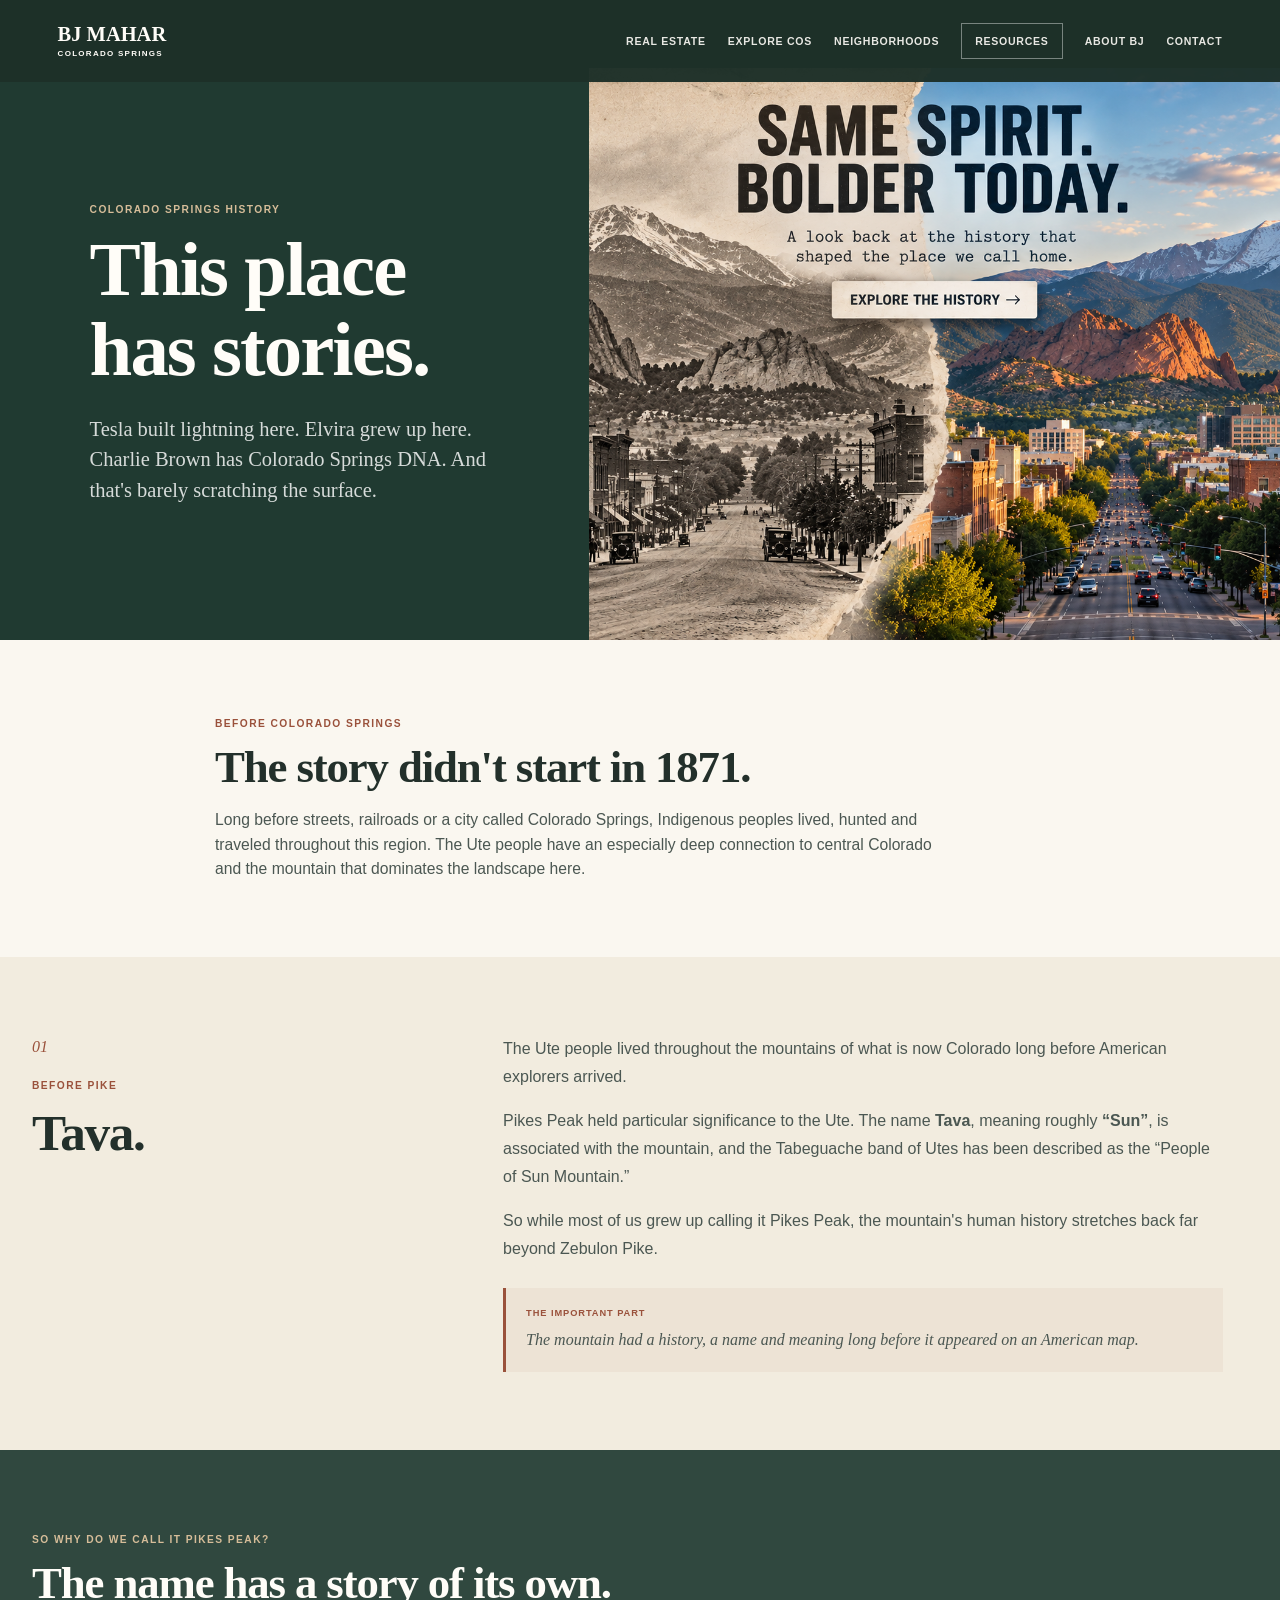
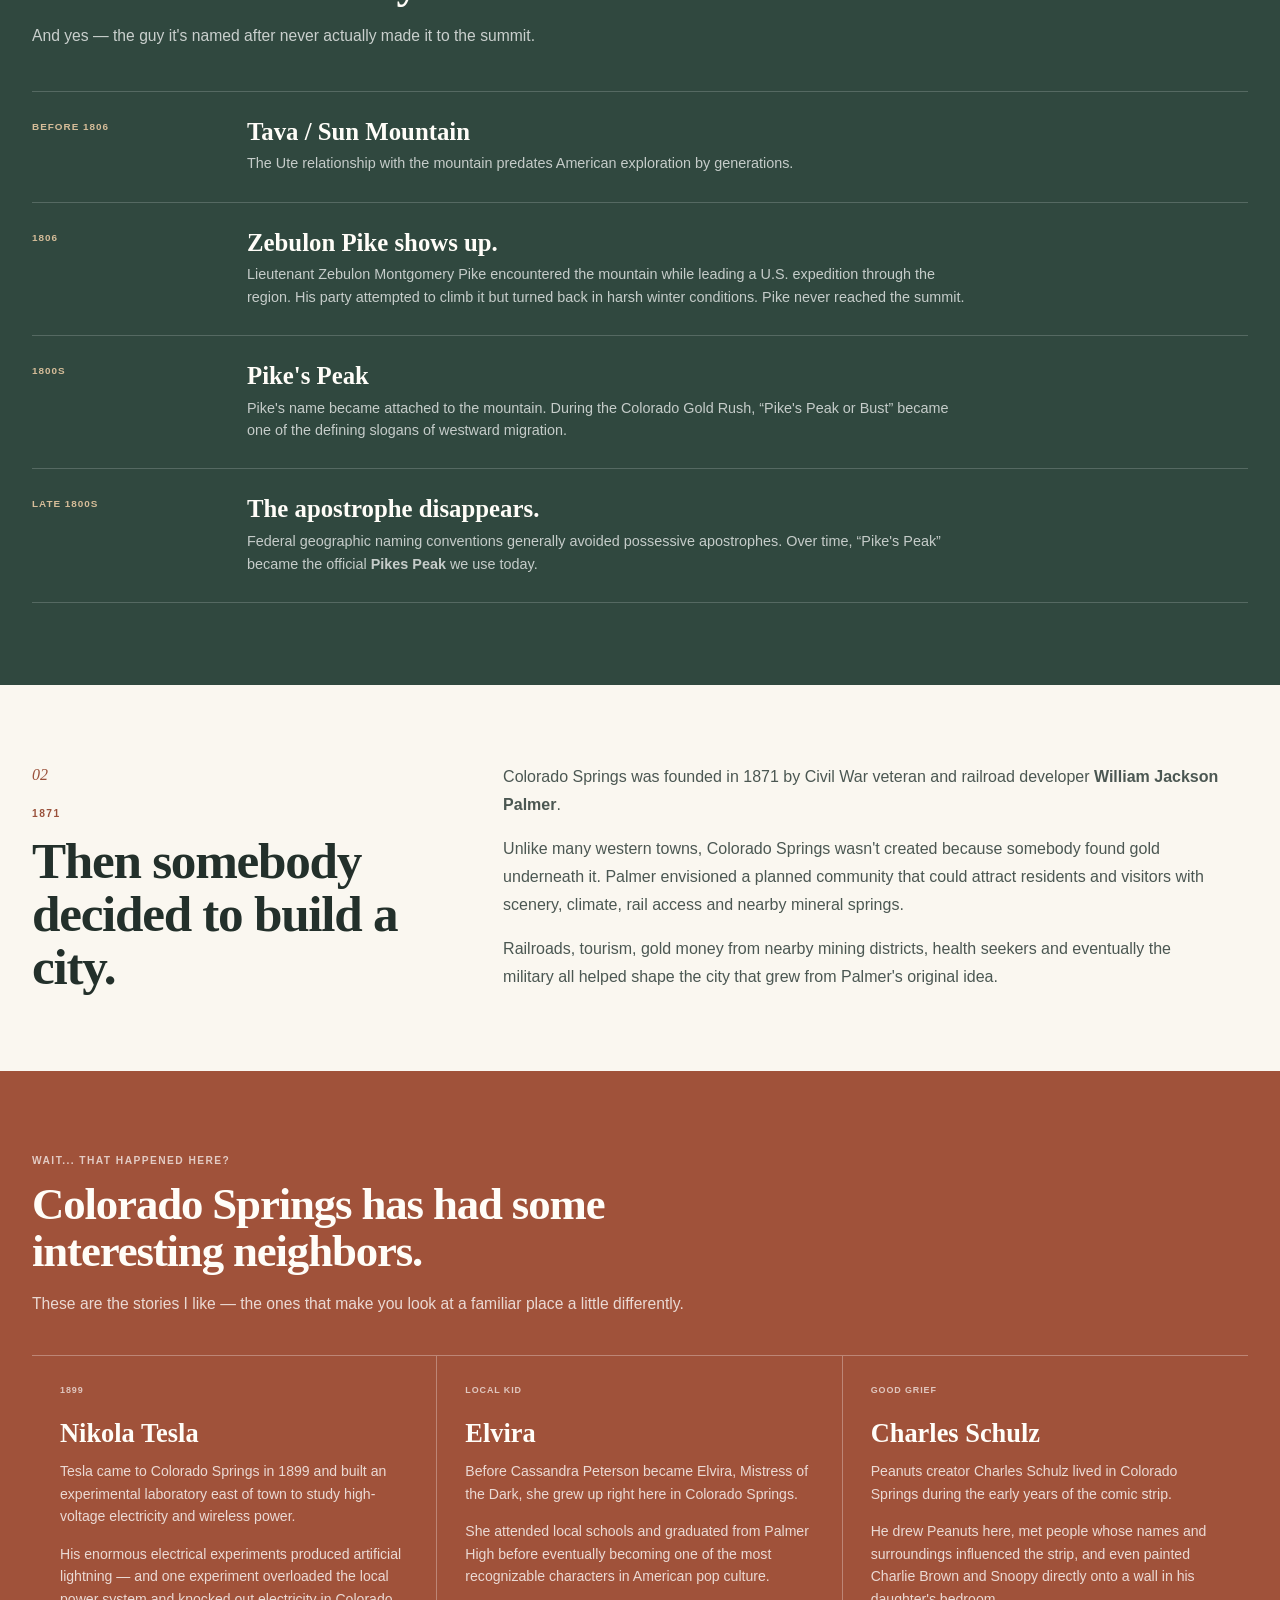
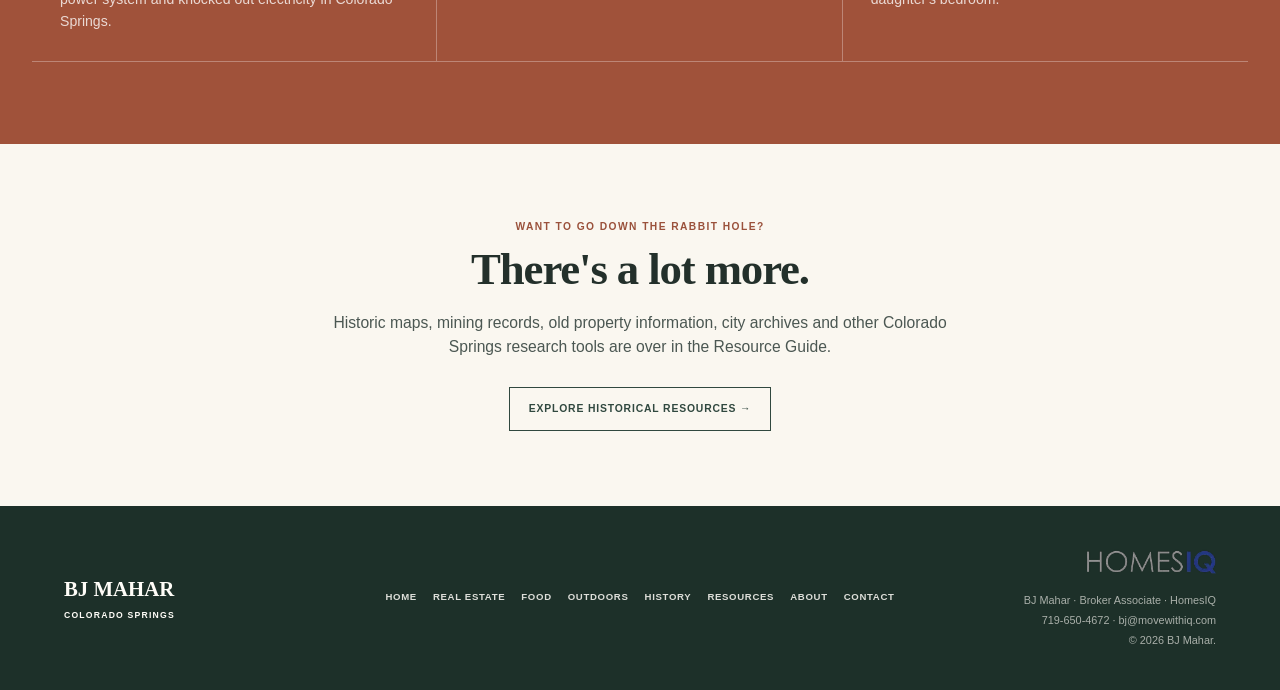
<file: history.html>
<!DOCTYPE html>
<html lang="en">
<head>
<meta charset="UTF-8">
<meta name="viewport" content="width=device-width, initial-scale=1.0">
<meta name="description" content="A few of BJ Mahar's favorite stories from Colorado Springs history — Pikes Peak, Nikola Tesla, Elvira, Charles Schulz and how the city began.">
<title>Colorado Springs History | BJ Mahar</title>

<link rel="canonical" href="https://bjmahar.com/history.html">
<link rel="icon" type="image/png" href="images/favicon.png">

<meta property="og:type" content="website">
<meta property="og:url" content="https://bjmahar.com/history.html">
<meta property="og:title" content="Colorado Springs History | BJ Mahar">
<meta property="og:description" content="Tesla built lightning here. Elvira grew up here. Explore the surprising stories behind Colorado Springs with local real estate agent BJ Mahar.">
<meta property="og:image" content="https://bjmahar.com/images/history.jpg">
<meta property="og:image:alt" content="Historic Colorado Springs transitioning into modern Colorado Springs">
<meta property="og:site_name" content="BJ Mahar">

<meta name="twitter:card" content="summary_large_image">
<meta name="twitter:title" content="Colorado Springs History | BJ Mahar">
<meta name="twitter:description" content="Pikes Peak, Nikola Tesla, Elvira, Charles Schulz and the stories behind Colorado Springs.">
<meta name="twitter:image" content="https://bjmahar.com/images/history.jpg">

<link rel="stylesheet" href="styles.css">

<style>
body.history-page{background:#f2ecdf}
.history-page .site-header{background:rgba(29,48,41,.97)}

.history-hero{display:grid;min-height:640px;padding-top:68px;grid-template-columns:.92fr 1.08fr;background:#203a31;color:#fffdf8}
.history-hero-copy{display:flex;padding:75px 7vw;justify-content:center;flex-direction:column}
.history-hero .eyebrow{color:#d6bd99}
.history-hero h1{max-width:650px;margin-bottom:24px;font-size:clamp(3.2rem,6vw,6.3rem);font-weight:600}
.history-hero-copy>p:not(.eyebrow){max-width:570px;margin-bottom:0;color:rgba(255,255,255,.82);font-family:Georgia,"Times New Roman",serif;font-size:clamp(1.05rem,1.6vw,1.35rem);line-height:1.5}
.history-hero-image{min-height:570px;overflow:hidden}
.history-hero-image img{width:100%;height:100%;object-fit:cover}

.history-intro{padding:76px 0;background:#faf7f0}
.history-intro-inner{max-width:850px}
.history-intro h2{max-width:760px}
.history-intro p:not(.eyebrow){max-width:720px;margin-bottom:0;color:#4b5752}

.history-story{padding:78px 0}
.history-story.light{background:#faf7f0}
.history-story.tan{background:#f2ecdf}
.story-grid{display:grid;grid-template-columns:.7fr 1.3fr;gap:70px;align-items:start}
.story-number{display:block;margin-bottom:18px;color:#9a513b;font-family:Georgia,"Times New Roman",serif;font-size:1rem;font-style:italic}
.story-grid h2{margin-bottom:0;font-size:clamp(2.2rem,4vw,4rem)}
.story-copy{max-width:720px}
.story-copy p{color:#4b5752;font-size:1rem;line-height:1.75}
.story-copy p:last-child{margin-bottom:0}
.story-callout{margin-top:25px;padding:18px 20px;border-left:3px solid #9a513b;background:rgba(154,81,59,.06)}
.story-callout strong{display:block;margin-bottom:5px;color:#9a513b;font-size:.58rem;letter-spacing:.1em;text-transform:uppercase}
.story-callout p{margin:0;font-family:Georgia,"Times New Roman",serif;font-size:1rem;font-style:italic}

.peak-section{padding:82px 0;background:#30483f;color:#fffdf8}
.peak-heading{max-width:800px;margin-bottom:42px}
.peak-section .eyebrow{color:#d6bd99}
.peak-heading p:not(.eyebrow){max-width:680px;color:rgba(255,255,255,.74)}
.timeline{border-top:1px solid rgba(255,255,255,.18)}
.timeline-item{display:grid;padding:27px 0;grid-template-columns:180px 1fr;gap:35px;border-bottom:1px solid rgba(255,255,255,.18)}
.timeline-date{color:#d6bd99;font-size:.62rem;font-weight:700;letter-spacing:.1em;text-transform:uppercase}
.timeline-item h3{margin-bottom:8px;font-size:1.55rem}
.timeline-item p{max-width:720px;margin-bottom:0;color:rgba(255,255,255,.72);font-size:.9rem}

.legends-section{padding:82px 0;background:#a0523a;color:#fffdf8}
.legends-heading{max-width:760px;margin-bottom:38px}
.legends-section .eyebrow{color:rgba(255,255,255,.7)}
.legends-heading p:not(.eyebrow){color:rgba(255,255,255,.78)}
.legend-grid{display:grid;grid-template-columns:repeat(3,1fr);border-top:1px solid rgba(255,255,255,.3);border-bottom:1px solid rgba(255,255,255,.3)}
.legend-card{padding:28px;border-right:1px solid rgba(255,255,255,.3)}
.legend-card:last-child{border-right:0}
.legend-card span{display:block;margin-bottom:22px;color:rgba(255,255,255,.67);font-size:.56rem;font-weight:700;letter-spacing:.1em;text-transform:uppercase}
.legend-card h3{margin-bottom:13px;font-size:1.65rem}
.legend-card p{margin-bottom:0;color:rgba(255,255,255,.78);font-size:.88rem;line-height:1.6}
.legend-card p+p{margin-top:15px}

.history-resources{padding:75px 0;background:#faf7f0;text-align:center}
.history-resources-inner{max-width:760px}
.history-resources p:not(.eyebrow){max-width:620px;margin:0 auto 27px;color:#4b5752}
.history-resources a{display:inline-block;padding:13px 19px;border:1px solid #30483f;color:#30483f;font-size:.65rem;font-weight:700;letter-spacing:.08em;text-transform:uppercase}

@media(max-width:900px){
.history-hero{min-height:0;grid-template-columns:1fr}
.history-hero-copy{padding:70px 7vw 55px}
.history-hero-image{min-height:0}
.history-hero-image img{height:auto}
.story-grid{grid-template-columns:1fr;gap:25px}
.legend-grid{grid-template-columns:1fr}
.legend-card{border-right:0;border-bottom:1px solid rgba(255,255,255,.3)}
.legend-card:last-child{border-bottom:0}
}
@media(max-width:700px){
.history-hero{padding-top:70px}
.history-hero-copy{padding:54px 18px 48px}
.history-hero h1{font-size:clamp(3rem,15vw,4.5rem)}
.history-intro,.history-story,.peak-section,.legends-section{padding:58px 0}
.timeline-item{grid-template-columns:1fr;gap:8px}
}
</style>
</head>

<body class="history-page">

<header class="site-header scrolled">
<a class="brand" href="index.html">
<span class="brand-name">BJ MAHAR</span>
<span class="brand-city">COLORADO SPRINGS</span>
</a>

<button class="menu-toggle" aria-label="Open navigation" aria-expanded="false" aria-controls="site-nav">
<span></span><span></span><span></span>
</button>

<nav id="site-nav" class="site-nav" aria-label="Main navigation">
<a href="index.html#real-estate">Real Estate</a>
<a href="index.html#explore">Explore COS</a>
<a href="index.html#neighborhoods">Neighborhoods</a>
<a href="resources.html" class="nav-resource">Resources</a>
<a href="index.html#about">About BJ</a>
<a href="index.html#contact">Contact</a>
</nav>
</header>

<main>

<!-- HERO -->
<section class="history-hero">
<div class="history-hero-copy">
<p class="eyebrow">COLORADO SPRINGS HISTORY</p>
<h1>This place has stories.</h1>
<p>Tesla built lightning here. Elvira grew up here. Charlie Brown has Colorado Springs DNA. And that's barely scratching the surface.</p>
</div>
<div class="history-hero-image">
<img src="images/history.jpg" alt="Historic Colorado Springs transitioning into modern Colorado Springs">
</div>
</section>

<!-- INTRO -->
<section class="history-intro">
<div class="section-inner history-intro-inner">
<p class="eyebrow">BEFORE COLORADO SPRINGS</p>
<h2>The story didn't start in 1871.</h2>
<p>Long before streets, railroads or a city called Colorado Springs, Indigenous peoples lived, hunted and traveled throughout this region. The Ute people have an especially deep connection to central Colorado and the mountain that dominates the landscape here.</p>
</div>
</section>

<!-- UTE / TAVA -->
<section class="history-story tan">
<div class="section-inner story-grid">
<div>
<span class="story-number">01</span>
<p class="eyebrow">BEFORE PIKE</p>
<h2>Tava.</h2>
</div>
<div class="story-copy">
<p>The Ute people lived throughout the mountains of what is now Colorado long before American explorers arrived.</p>
<p>Pikes Peak held particular significance to the Ute. The name <strong>Tava</strong>, meaning roughly <strong>“Sun”</strong>, is associated with the mountain, and the Tabeguache band of Utes has been described as the “People of Sun Mountain.”</p>
<p>So while most of us grew up calling it Pikes Peak, the mountain's human history stretches back far beyond Zebulon Pike.</p>
<div class="story-callout">
<strong>THE IMPORTANT PART</strong>
<p>The mountain had a history, a name and meaning long before it appeared on an American map.</p>
</div>
</div>
</div>
</section>

<!-- PIKES PEAK -->
<section class="peak-section">
<div class="section-inner">
<div class="peak-heading">
<p class="eyebrow">SO WHY DO WE CALL IT PIKES PEAK?</p>
<h2>The name has a story of its own.</h2>
<p>And yes — the guy it's named after never actually made it to the summit.</p>
</div>

<div class="timeline">

<article class="timeline-item">
<div class="timeline-date">BEFORE 1806</div>
<div>
<h3>Tava / Sun Mountain</h3>
<p>The Ute relationship with the mountain predates American exploration by generations.</p>
</div>
</article>

<article class="timeline-item">
<div class="timeline-date">1806</div>
<div>
<h3>Zebulon Pike shows up.</h3>
<p>Lieutenant Zebulon Montgomery Pike encountered the mountain while leading a U.S. expedition through the region. His party attempted to climb it but turned back in harsh winter conditions. Pike never reached the summit.</p>
</div>
</article>

<article class="timeline-item">
<div class="timeline-date">1800s</div>
<div>
<h3>Pike's Peak</h3>
<p>Pike's name became attached to the mountain. During the Colorado Gold Rush, “Pike's Peak or Bust” became one of the defining slogans of westward migration.</p>
</div>
</article>

<article class="timeline-item">
<div class="timeline-date">LATE 1800s</div>
<div>
<h3>The apostrophe disappears.</h3>
<p>Federal geographic naming conventions generally avoided possessive apostrophes. Over time, “Pike's Peak” became the official <strong>Pikes Peak</strong> we use today.</p>
</div>
</article>

</div>
</div>
</section>

<!-- FOUNDING -->
<section class="history-story light">
<div class="section-inner story-grid">
<div>
<span class="story-number">02</span>
<p class="eyebrow">1871</p>
<h2>Then somebody decided to build a city.</h2>
</div>
<div class="story-copy">
<p>Colorado Springs was founded in 1871 by Civil War veteran and railroad developer <strong>William Jackson Palmer</strong>.</p>
<p>Unlike many western towns, Colorado Springs wasn't created because somebody found gold underneath it. Palmer envisioned a planned community that could attract residents and visitors with scenery, climate, rail access and nearby mineral springs.</p>
<p>Railroads, tourism, gold money from nearby mining districts, health seekers and eventually the military all helped shape the city that grew from Palmer's original idea.</p>
</div>
</div>
</section>

<!-- LOCAL LEGENDS -->
<section class="legends-section">
<div class="section-inner">
<div class="legends-heading">
<p class="eyebrow">WAIT... THAT HAPPENED HERE?</p>
<h2>Colorado Springs has had some interesting neighbors.</h2>
<p>These are the stories I like — the ones that make you look at a familiar place a little differently.</p>
</div>

<div class="legend-grid">

<article class="legend-card">
<span>1899</span>
<h3>Nikola Tesla</h3>
<p>Tesla came to Colorado Springs in 1899 and built an experimental laboratory east of town to study high-voltage electricity and wireless power.</p>
<p>His enormous electrical experiments produced artificial lightning — and one experiment overloaded the local power system and knocked out electricity in Colorado Springs.</p>
</article>

<article class="legend-card">
<span>LOCAL KID</span>
<h3>Elvira</h3>
<p>Before Cassandra Peterson became Elvira, Mistress of the Dark, she grew up right here in Colorado Springs.</p>
<p>She attended local schools and graduated from Palmer High before eventually becoming one of the most recognizable characters in American pop culture.</p>
</article>

<article class="legend-card">
<span>GOOD GRIEF</span>
<h3>Charles Schulz</h3>
<p>Peanuts creator Charles Schulz lived in Colorado Springs during the early years of the comic strip.</p>
<p>He drew Peanuts here, met people whose names and surroundings influenced the strip, and even painted Charlie Brown and Snoopy directly onto a wall in his daughter's bedroom.</p>
</article>

</div>
</div>
</section>

<!-- RESOURCES -->
<section class="history-resources">
<div class="section-inner history-resources-inner">
<p class="eyebrow">WANT TO GO DOWN THE RABBIT HOLE?</p>
<h2>There's a lot more.</h2>
<p>Historic maps, mining records, old property information, city archives and other Colorado Springs research tools are over in the Resource Guide.</p>
<a href="resources.html">Explore Historical Resources →</a>
</div>
</section>

</main>

<!-- STANDARD SITE FOOTER -->
<footer class="site-footer">
<div class="footer-brand">
<strong>BJ MAHAR</strong>
<span>COLORADO SPRINGS</span>
</div>

<div class="footer-links">
<a href="index.html">Home</a>
<a href="index.html#real-estate">Real Estate</a>
<a href="Food.html">Food</a>
<a href="outdoors.html">Outdoors</a>
<a href="history.html">History</a>
<a href="resources.html">Resources</a>
<a href="index.html#about">About</a>
<a href="index.html#contact">Contact</a>
</div>

<div class="footer-legal">
<img src="images/homesiq%20logo.webp" alt="HomesIQ" style="width:auto;max-width:130px;max-height:48px;margin-left:auto;margin-bottom:12px;object-fit:contain;">
<p>BJ Mahar · Broker Associate · HomesIQ</p>
<p><a href="tel:+17196504672">719-650-4672</a> · <a href="mailto:bj@movewithiq.com">bj@movewithiq.com</a></p>
<p>© <span id="year"></span> BJ Mahar.</p>
</div>
</footer>

<script src="script.js"></script>
</body>
</html>
</file>
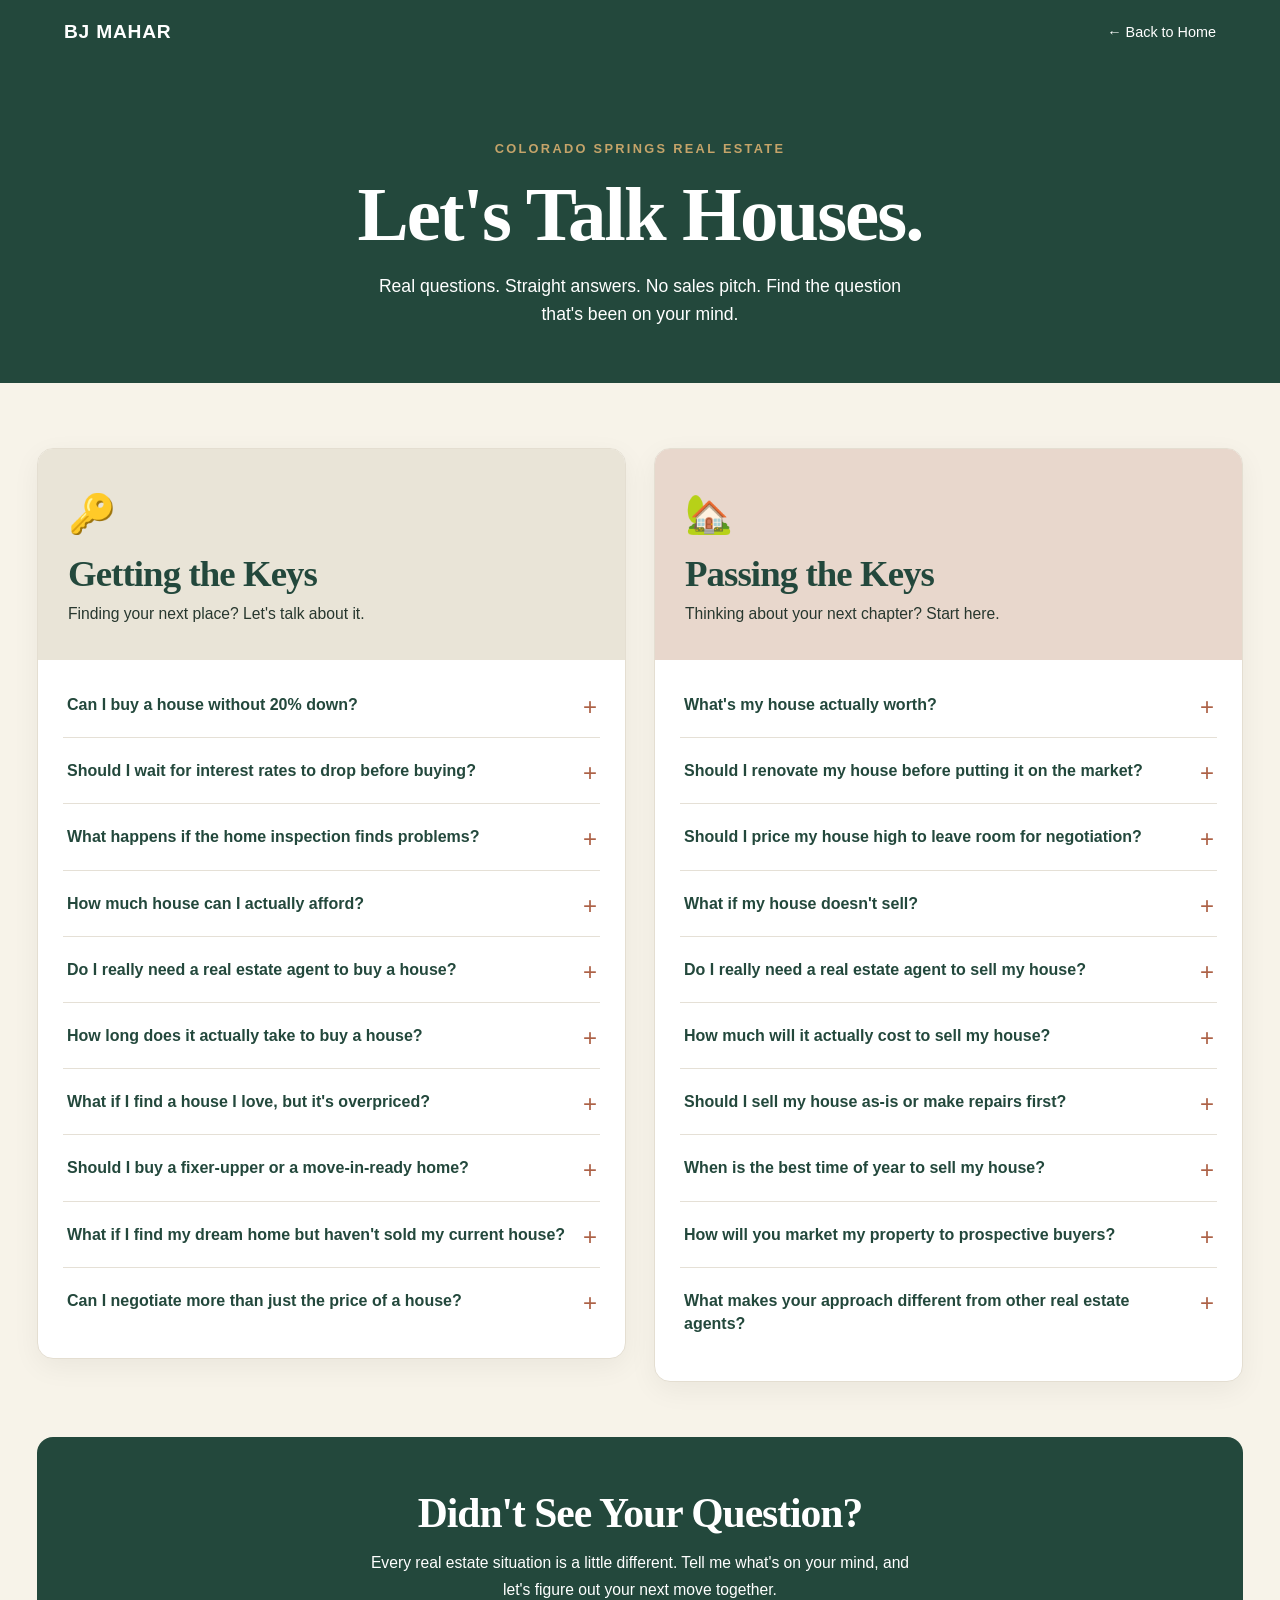
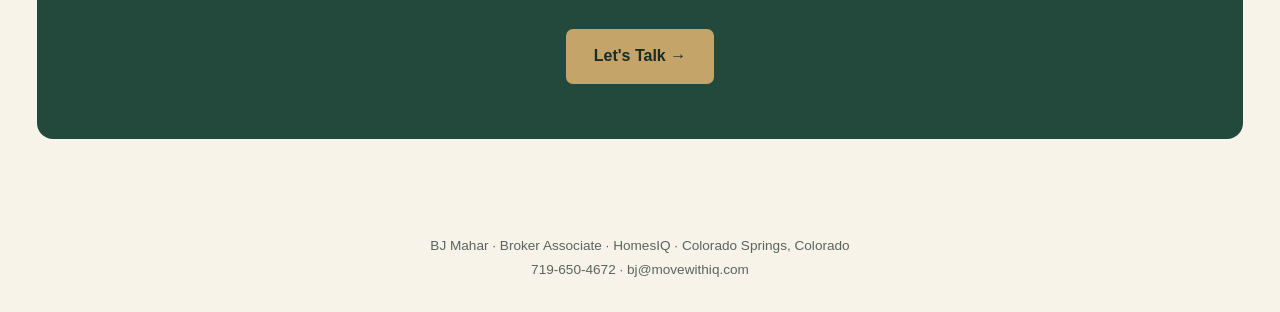
<file: houses.html>
<!DOCTYPE html>
<html lang="en">
<head>
  <meta charset="UTF-8">
  <meta name="viewport" content="width=device-width, initial-scale=1">
  <meta name="description" content="Real questions and straight answers about buying and selling homes in Colorado Springs from BJ Mahar, Broker Associate at HomesIQ.">
  <title>Let's Talk Houses | BJ Mahar | Colorado Springs Real Estate</title>
  <link rel="stylesheet" href="styles.css">

  <style>
    :root {
      --forest: #23483c;
      --cream: #f7f3e9;
      --rust: #ad6247;
      --gold: #c5a46a;
      --ink: #27372e;
    }

    .houses-page {
      background: var(--cream);
      color: var(--ink);
      min-height: 100vh;
    }

    .houses-topbar {
      background: var(--forest);
      color: white;
      padding: 17px 5%;
      display: flex;
      justify-content: space-between;
      align-items: center;
      gap: 16px;
    }

    .houses-topbar a {
      color: white;
      text-decoration: none;
    }

    .houses-brand {
      font-size: 1.2rem;
      font-weight: 800;
      letter-spacing: .04em;
    }

    .houses-back {
      font-size: .9rem;
    }

    .houses-hero {
      text-align: center;
      padding: 75px 20px 55px;
      background: var(--forest);
      color: white;
    }

    .houses-eyebrow {
      color: var(--gold);
      text-transform: uppercase;
      letter-spacing: .18em;
      font-size: .8rem;
      font-weight: 700;
    }

    .houses-hero h1 {
      color: white;
      font-size: clamp(2.5rem, 6vw, 5rem);
      line-height: 1.08;
      margin: 15px 0;
    }

    .houses-hero p {
      max-width: 560px;
      margin: 0 auto;
      font-size: 1.1rem;
      line-height: 1.6;
    }

    .houses-main {
      max-width: 1250px;
      margin: auto;
      padding: 65px 22px;
    }

    .houses-grid {
      display: grid;
      grid-template-columns: repeat(2, minmax(0, 1fr));
      gap: 28px;
      align-items: start;
    }

    .houses-panel {
      background: white;
      border: 1px solid #e4ded1;
      border-radius: 16px;
      overflow: hidden;
      box-shadow: 0 8px 28px rgba(0,0,0,.055);
    }

    .houses-panel-header {
      padding: 35px 30px;
      background: #e9e4d7;
    }

    .houses-panel.selling .houses-panel-header {
      background: #e8d7cc;
    }

    .houses-panel-header .houses-icon {
      font-size: 2.4rem;
    }

    .houses-panel-header h2 {
      color: var(--forest);
      font-size: clamp(1.65rem, 3vw, 2.3rem);
      margin: 12px 0 8px;
    }

    .houses-panel-header p {
      margin: 0;
      line-height: 1.5;
    }

    .houses-questions {
      padding: 12px 25px 25px;
    }

    .houses-questions details {
      border-bottom: 1px solid #e5e0d6;
    }

    .houses-questions details:last-child {
      border-bottom: 0;
    }

    .houses-questions summary {
      list-style: none;
      cursor: pointer;
      padding: 21px 27px 21px 4px;
      font-weight: 700;
      line-height: 1.45;
      position: relative;
      color: var(--forest);
    }

    .houses-questions summary::-webkit-details-marker {
      display: none;
    }

    .houses-questions summary::after {
      content: "+";
      position: absolute;
      right: 3px;
      top: 18px;
      font-size: 1.5rem;
      font-weight: 400;
      color: var(--rust);
    }

    .houses-questions details[open] summary::after {
      content: "−";
    }

    .houses-questions summary:focus-visible {
      outline: 2px solid var(--rust);
      outline-offset: 3px;
      border-radius: 4px;
    }

    /* BJ'S TAKE — highlighted answers */

    .houses-answer {
      background: #f7f3e9;
      border-left: 4px solid #ad6247;
      border-radius: 0 8px 8px 0;
      padding: 20px 22px;
      margin: 0 0 18px;
      color: #27372e;
      line-height: 1.75;
      font-size: .98rem;
    }

    .houses-answer::before {
      content: "BJ'S TAKE";
      display: block;
      color: #ad6247;
      font-size: .72rem;
      font-weight: 800;
      letter-spacing: .12em;
      margin-bottom: 10px;
    }

    .houses-answer p {
      margin: 0;
    }

    .houses-answer strong {
      color: #23483c;
    }

    .houses-cta {
      text-align: center;
      margin-top: 55px;
      padding: 55px 25px;
      background: var(--forest);
      color: white;
      border-radius: 16px;
    }

    .houses-cta h2 {
      color: white;
      font-size: clamp(1.7rem, 4vw, 2.6rem);
      margin: 0 0 15px;
    }

    .houses-cta p {
      max-width: 560px;
      margin: 0 auto 25px;
      line-height: 1.7;
    }

    .houses-button {
      display: inline-block;
      background: var(--gold);
      color: #192c23;
      padding: 15px 28px;
      border-radius: 7px;
      font-weight: 800;
      text-decoration: none;
    }

    .houses-button:hover {
      background: #e0bd80;
    }

    .houses-footer {
      text-align: center;
      padding: 30px 15px;
      font-size: .85rem;
      color: #59655e;
      line-height: 1.8;
    }

    @media (max-width: 760px) {
      .houses-grid {
        grid-template-columns: 1fr;
      }

      .houses-main {
        padding: 35px 14px;
      }

      .houses-hero {
        padding: 55px 20px 45px;
      }

      .houses-panel-header {
        padding: 27px 22px;
      }

      .houses-questions {
        padding: 8px 19px 19px;
      }

      .houses-topbar {
        padding: 15px 18px;
      }

      .houses-answer {
        padding: 17px 16px;
      }
    }
  </style>
</head>

<body class="houses-page">

  <header class="houses-topbar">
    <a class="houses-brand" href="index.html">BJ MAHAR</a>
    <a class="houses-back" href="index.html">← Back to Home</a>
  </header>

  <section class="houses-hero">
    <div class="houses-eyebrow">Colorado Springs Real Estate</div>
    <h1>Let's Talk Houses.</h1>
    <p>Real questions. Straight answers. No sales pitch. Find the question that's been on your mind.</p>
  </section>

  <main class="houses-main">

    <div class="houses-grid">

      <!-- GETTING THE KEYS -->

      <section class="houses-panel">
        <div class="houses-panel-header">
          <div class="houses-icon">🔑</div>
          <h2>Getting the Keys</h2>
          <p>Finding your next place? Let's talk about it.</p>
        </div>

        <div class="houses-questions">

          <details>
            <summary>Can I buy a house without 20% down?</summary>
            <div class="houses-answer">
              <p>Absolutely! There are loan programs requiring as little as 0–3.5% down. The real question isn't how much money you have saved. It's which financing options make the most sense for your situation. You might be closer to owning a home than you think.</p>
            </div>
          </details>

          <details>
            <summary>Should I wait for interest rates to drop before buying?</summary>
            <div class="houses-answer">
              <p>Waiting for lower rates sounds like a great plan, but there's a catch. When rates fall, more buyers often enter the market, creating competition and potentially driving prices higher. <strong>In real estate, waiting is rarely the best strategy.</strong> The key is knowing when the numbers make sense for you.</p>
            </div>
          </details>

          <details>
            <summary>What happens if the home inspection finds problems?</summary>
            <div class="houses-answer">
              <p>First, don't panic. Almost every house has something wrong with it, even brand-new ones. The important thing isn't finding a perfect house. It's understanding which problems are minor, which are negotiable, and which might be deal-breakers. That's where having the right representation really matters.</p>
            </div>
          </details>

          <details>
            <summary>How much house can I actually afford?</summary>
            <div class="houses-answer">
              <p>There's a difference between what a lender says you can afford and what makes sense for your future. Sometimes stretching your budget today can create opportunities tomorrow as you build equity and your income grows. Other times, it's a recipe for financial stress. The trick is knowing the difference.</p>
            </div>
          </details>

          <details>
            <summary>Do I really need a real estate agent to buy a house?</summary>
            <div class="houses-answer">
              <p>Nope! You can also cut your own hair, fix your own transmission, and represent yourself in court. Just because you <em>can</em> doesn't mean you <em>should</em>. Buying a house is a pretty expensive place to learn that lesson.</p>
            </div>
          </details>

          <details>
            <summary>How long does it actually take to buy a house?</summary>
            <div class="houses-answer">
              <p>Finding the right house could take a weekend or six months. Once you're under contract, closing typically takes around 30–45 days. The trick isn't rushing the process. It's being ready when the right opportunity comes along.</p>
            </div>
          </details>

          <details>
            <summary>What if I find a house I love, but it's overpriced?</summary>
            <div class="houses-answer">
              <p>Just because someone thinks their house is worth a million bucks doesn't mean the rest of us have to agree. I've seen some asking prices that make me wonder if the furniture comes stuffed with cash. But here's the thing: an overpriced house isn't necessarily a bad opportunity. Sometimes it's just a good house with a seller who needs a reality check. Knowing how to navigate that conversation? That's where I come in.</p>
            </div>
          </details>

          <details>
            <summary>Should I buy a fixer-upper or a move-in-ready home?</summary>
            <div class="houses-answer">
              <p>Everybody wants a fixer-upper until they discover HGTV conveniently skips the part where you're crying in the Home Depot parking lot. But don't let ugly scare you! Some of the best opportunities I've seen are houses nobody else wanted to look at. There's a big difference between a diamond in the rough and a dumpster fire with granite countertops. Knowing which one you're buying is where I come in.</p>
            </div>
          </details>

          <details>
            <summary>What if I find my dream home but haven't sold my current house?</summary>
            <div class="houses-answer">
              <p>Ah, the classic real estate chicken-or-the-egg problem! Do you sell first and risk having nowhere to go, or buy first and risk owning two houses? Neither sounds particularly relaxing. Fortunately, there are ways to coordinate both transactions without losing your mind—or your dream home. And I can almost guarantee there are a few plays in the real estate playbook you don't even know exist. That's where I come in. I'll walk you through your options and help you put together a winning game plan.</p>
            </div>
          </details>

          <details>
            <summary>Can I negotiate more than just the price of a house?</summary>
            <div class="houses-answer">
              <p>Oh, absolutely! Price is just one piece of the puzzle. Closing costs, repairs, interest rate buydowns, timelines, and even that fancy refrigerator can all become part of the conversation. Sometimes the best deal isn't the one with the lowest price tag. It's the one where you walk away with the most value. And trust me, I love getting creative at the negotiating table.</p>
            </div>
          </details>

        </div>
      </section>

      <!-- PASSING THE KEYS -->

      <section class="houses-panel selling">
        <div class="houses-panel-header">
          <div class="houses-icon">🏡</div>
          <h2>Passing the Keys</h2>
          <p>Thinking about your next chapter? Start here.</p>
        </div>

        <div class="houses-questions">

          <details>
            <summary>What's my house actually worth?</summary>
            <div class="houses-answer">
              <p>Well, Zillow has an opinion. Your neighbor has an opinion. And that guy down the street who sold his house three years ago definitely has an opinion. But opinions don't sell houses. The market does. Figuring out what your home is actually worth takes more than plugging an address into a website. That's where experience, local knowledge, and a little strategy come into play.</p>
            </div>
          </details>

          <details>
            <summary>Should I renovate my house before putting it on the market?</summary>
            <div class="houses-answer">
              <p>Short answer? No. At least not yet! Buyers are looking for certain things, and not every repair or upgrade is going to earn its money back. Before you spend a dime, let's evaluate what actually needs attention, what buyers will care about, and what's worth leaving alone. <strong>The goal isn't to spend money making your house better. It's to make more money selling it.</strong></p>
            </div>
          </details>

          <details>
            <summary>Should I price my house high to leave room for negotiation?</summary>
            <div class="houses-answer">
              <p>Ah, the old “let's price it high and see what happens” strategy. Sounds reasonable, right? Here's the problem: people shopping for homes are doing their homework, and overpriced houses have a funny way of sitting on the market. The longer they sit, the more people wonder what's wrong with them. <strong>The goal isn't to leave room for negotiation. It's to create a reason for people to compete for your home.</strong></p>
            </div>
          </details>

          <details>
            <summary>What if my house doesn't sell?</summary>
            <div class="houses-answer">
              <p>Every home can sell. Sometimes it just takes longer than expected, and sometimes the price isn't what you hoped for. But here's a question worth asking: <strong>Was your home a good investment?</strong> Think about the years you enjoyed living there, the equity you've built, and what you're walking away with. A successful sale isn't always about getting the price you imagined. It's about understanding the bigger picture.</p>
            </div>
          </details>

          <details>
            <summary>Do I really need a real estate agent to sell my house?</summary>
            <div class="houses-answer">
              <p>Nope! I could probably do my own dental work, too. I've got a mirror, some pliers, and YouTube. What could possibly go wrong? Real estate is complicated, and the expensive mistakes aren't always obvious until it's too late. <strong>Experience matters.</strong> Knowing how to navigate contracts, negotiations, and unexpected problems can be the difference between a smooth closing and a very expensive headache.</p>
            </div>
          </details>

          <details>
            <summary>How much will it actually cost to sell my house?</summary>
            <div class="houses-answer">
              <p>Probably less than you're worried about, but maybe more than you're expecting! Between commissions, closing costs, concessions, and mortgage payoffs, there are a few moving parts. The number that really matters isn't what your house sells for. <strong>It's how much money ends up in your pocket when the dust settles.</strong> That's the number I want you focused on.</p>
            </div>
          </details>

          <details>
            <summary>Should I sell my house as-is or make repairs first?</summary>
            <div class="houses-answer">
              <p>Selling your house as-is doesn't mean giving it away! Some repairs simply aren't worth the money, while certain health and safety issues may need attention before a sale can move forward. <strong>This is something we need to navigate together.</strong> Let's figure out what actually needs fixing, what can be negotiated, and what makes the most financial sense. The goal is to protect your investment, not spend money unnecessarily.</p>
            </div>
          </details>

          <details>
            <summary>When is the best time of year to sell my house?</summary>
            <div class="houses-answer">
              <p><strong>Sell when you need to sell.</strong> Everyone talks about spring being the perfect time, but here's the catch: more people looking also means more homes competing for their attention. Every season presents opportunities. As I always say, <strong>in real estate, waiting is rarely the best strategy.</strong> The key isn't finding the perfect month. It's having the right strategy for the market you're selling in.</p>
            </div>
          </details>

          <details>
            <summary>How will you market my property to prospective buyers?</summary>
            <div class="houses-answer">
              <p>Putting a sign in the yard and uploading some pictures to the MLS isn't a marketing strategy. It's the bare minimum. Your home deserves professional presentation, maximum exposure, and a plan designed to attract the right people. <strong>I don't just want people to see your house. I want them to want your house.</strong> And there's a big difference.</p>
            </div>
          </details>

          <details>
            <summary>What makes your approach different from other real estate agents?</summary>
            <div class="houses-answer">
              <p>I'm not interested in being another guy with a headshot on a business card telling you how great I am. I know Colorado Springs, I know real estate, and I believe you deserve straight answers—even when they're not what you want to hear. <strong>My job isn't to tell you what you want to hear. It's to help you make decisions you'll be happy with long after the moving truck leaves.</strong></p>
            </div>
          </details>

        </div>
      </section>

    </div>

    <!-- CONTACT INVITATION -->

    <section class="houses-cta">
      <h2>Didn't See Your Question?</h2>
      <p>Every real estate situation is a little different. Tell me what's on your mind, and let's figure out your next move together.</p>
      <a class="houses-button" href="index.html#contact">Let's Talk →</a>
    </section>

  </main>

  <footer class="houses-footer">
    BJ Mahar · Broker Associate · HomesIQ · Colorado Springs, Colorado<br>
    719-650-4672 · bj@movewithiq.com
  </footer>

</body>
</html>
</file>
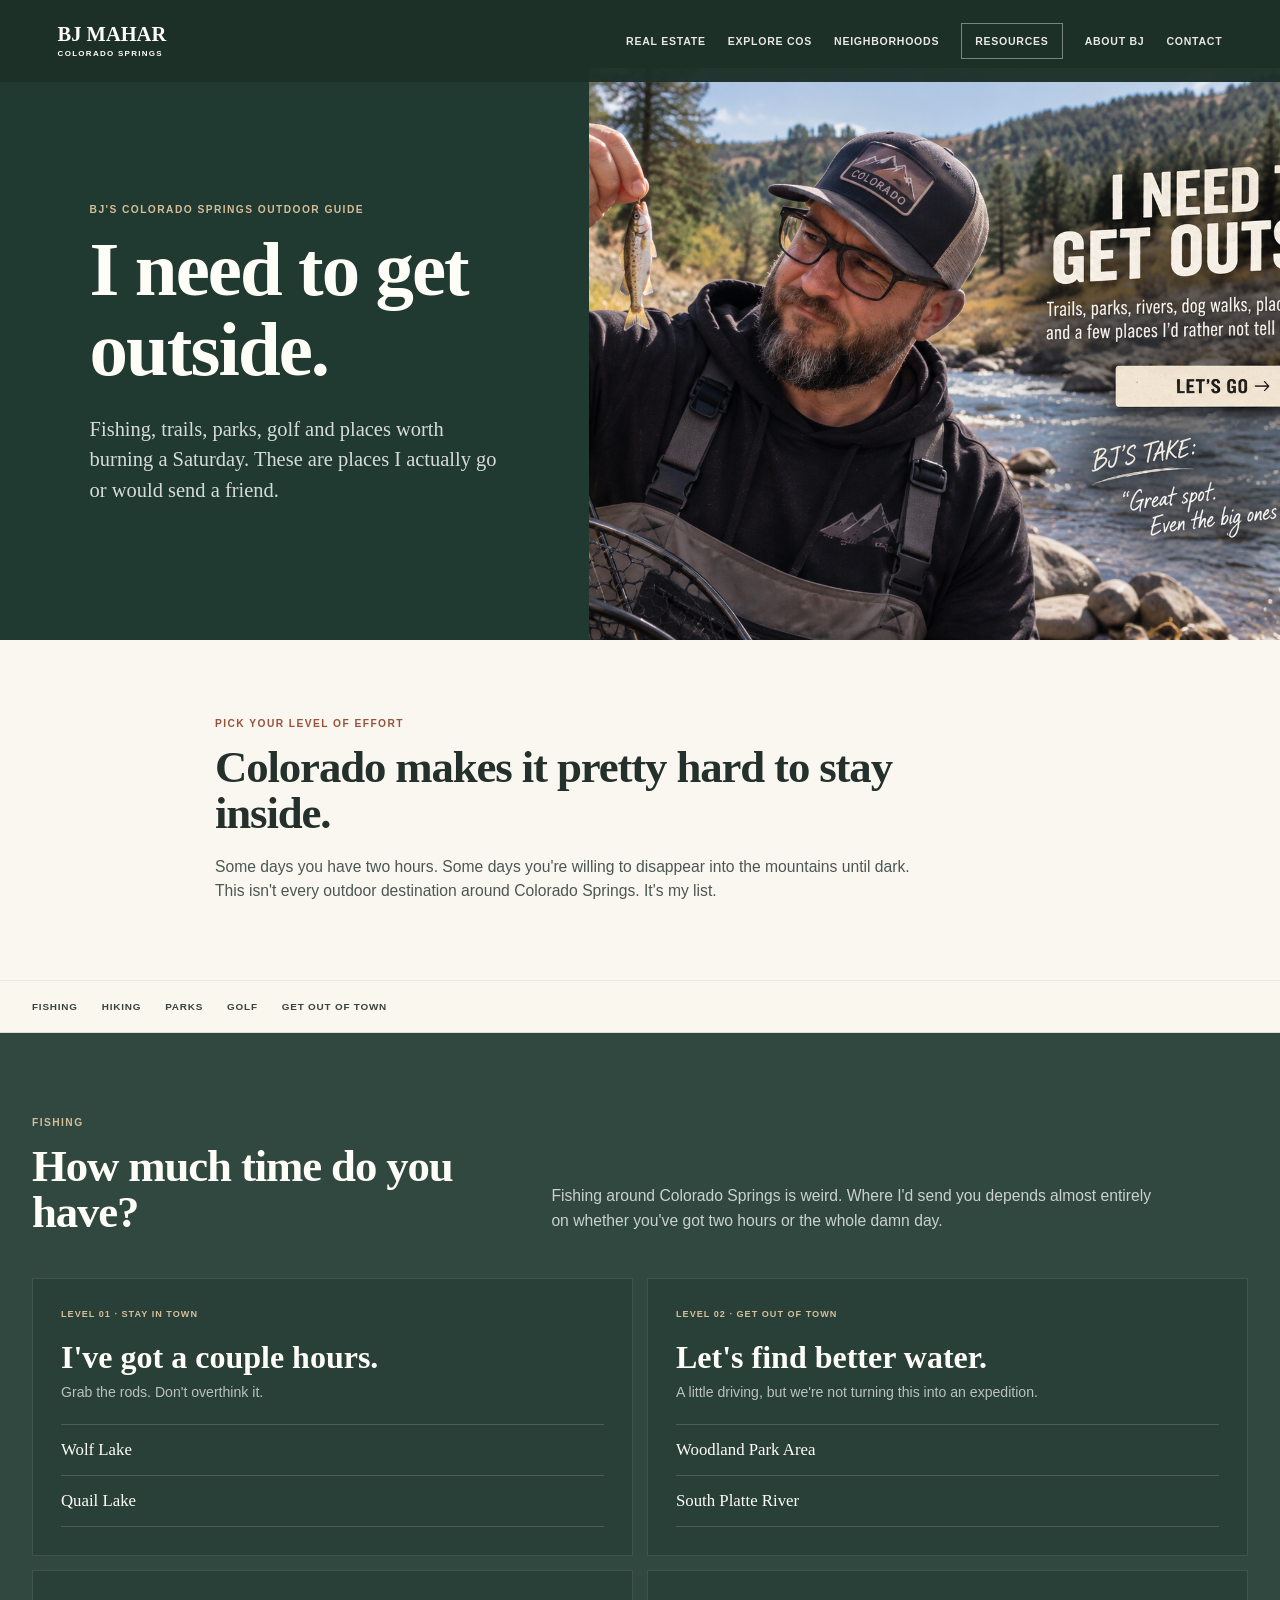
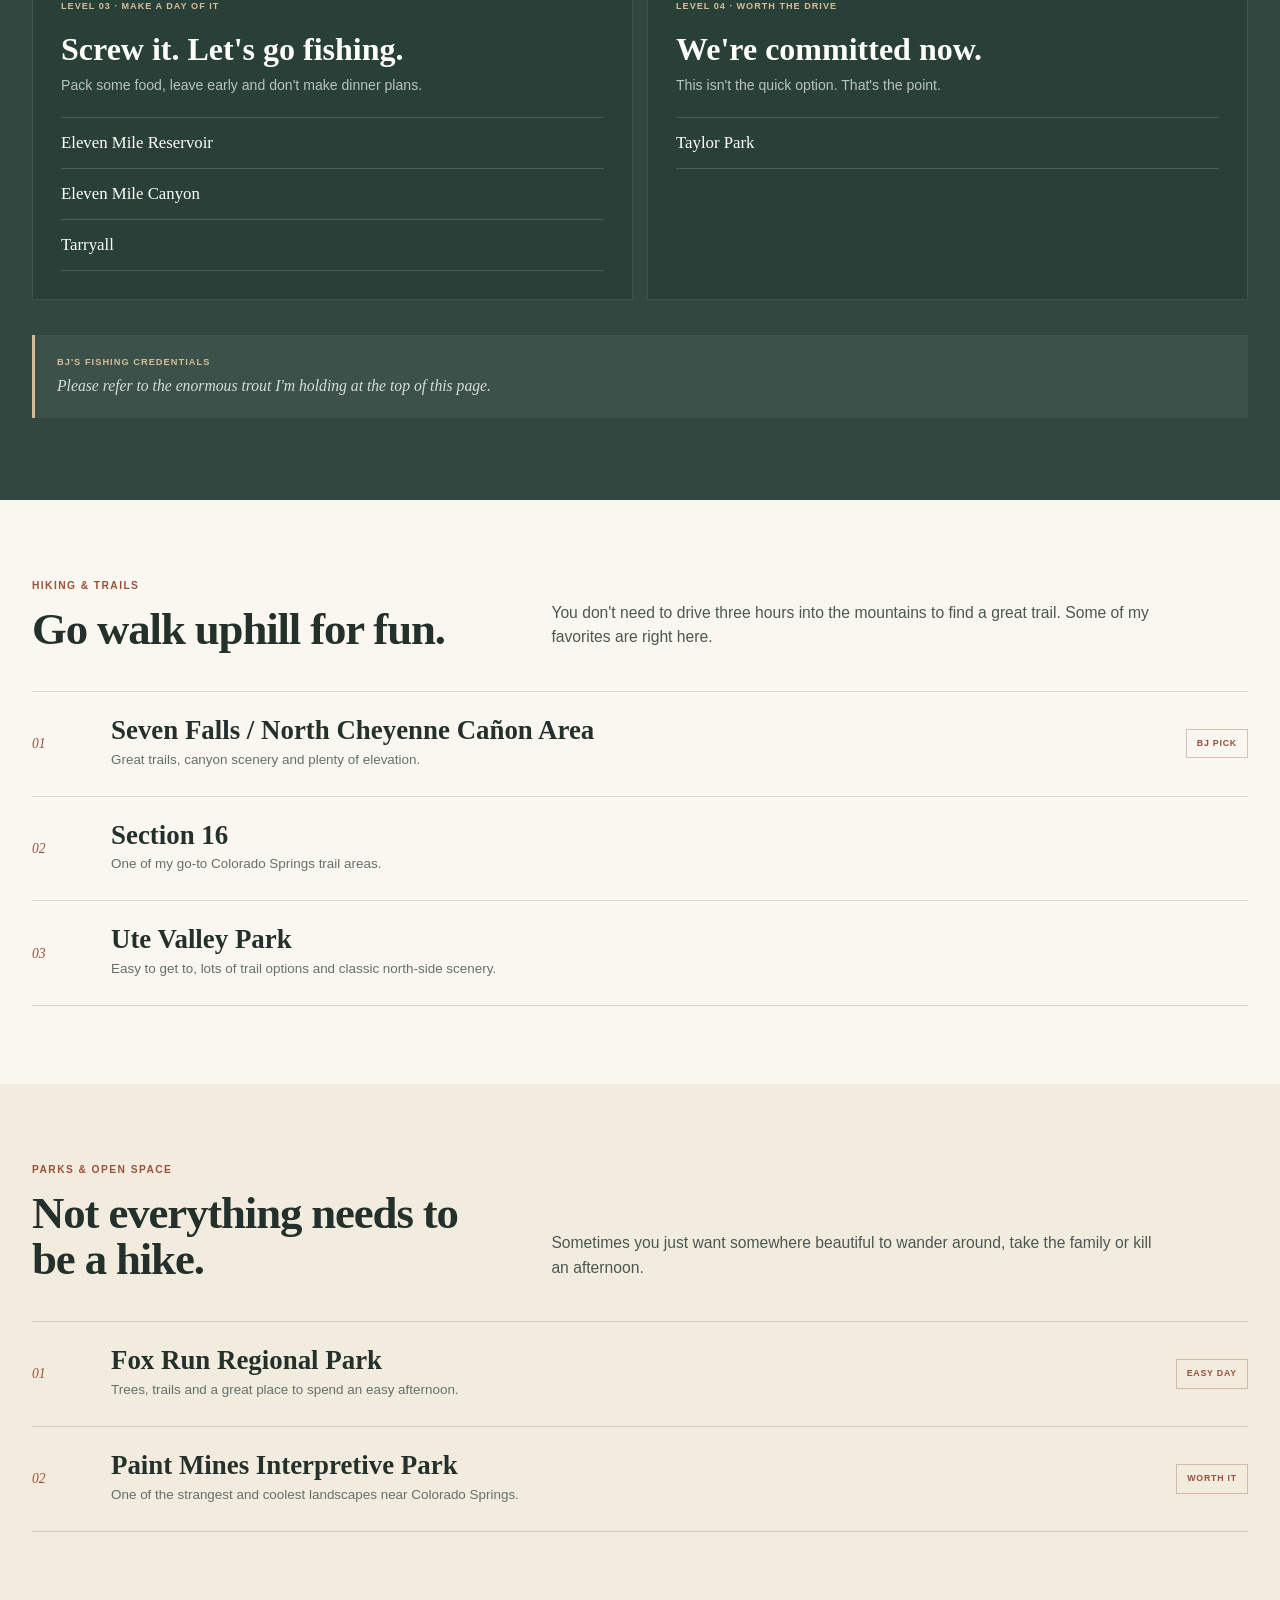
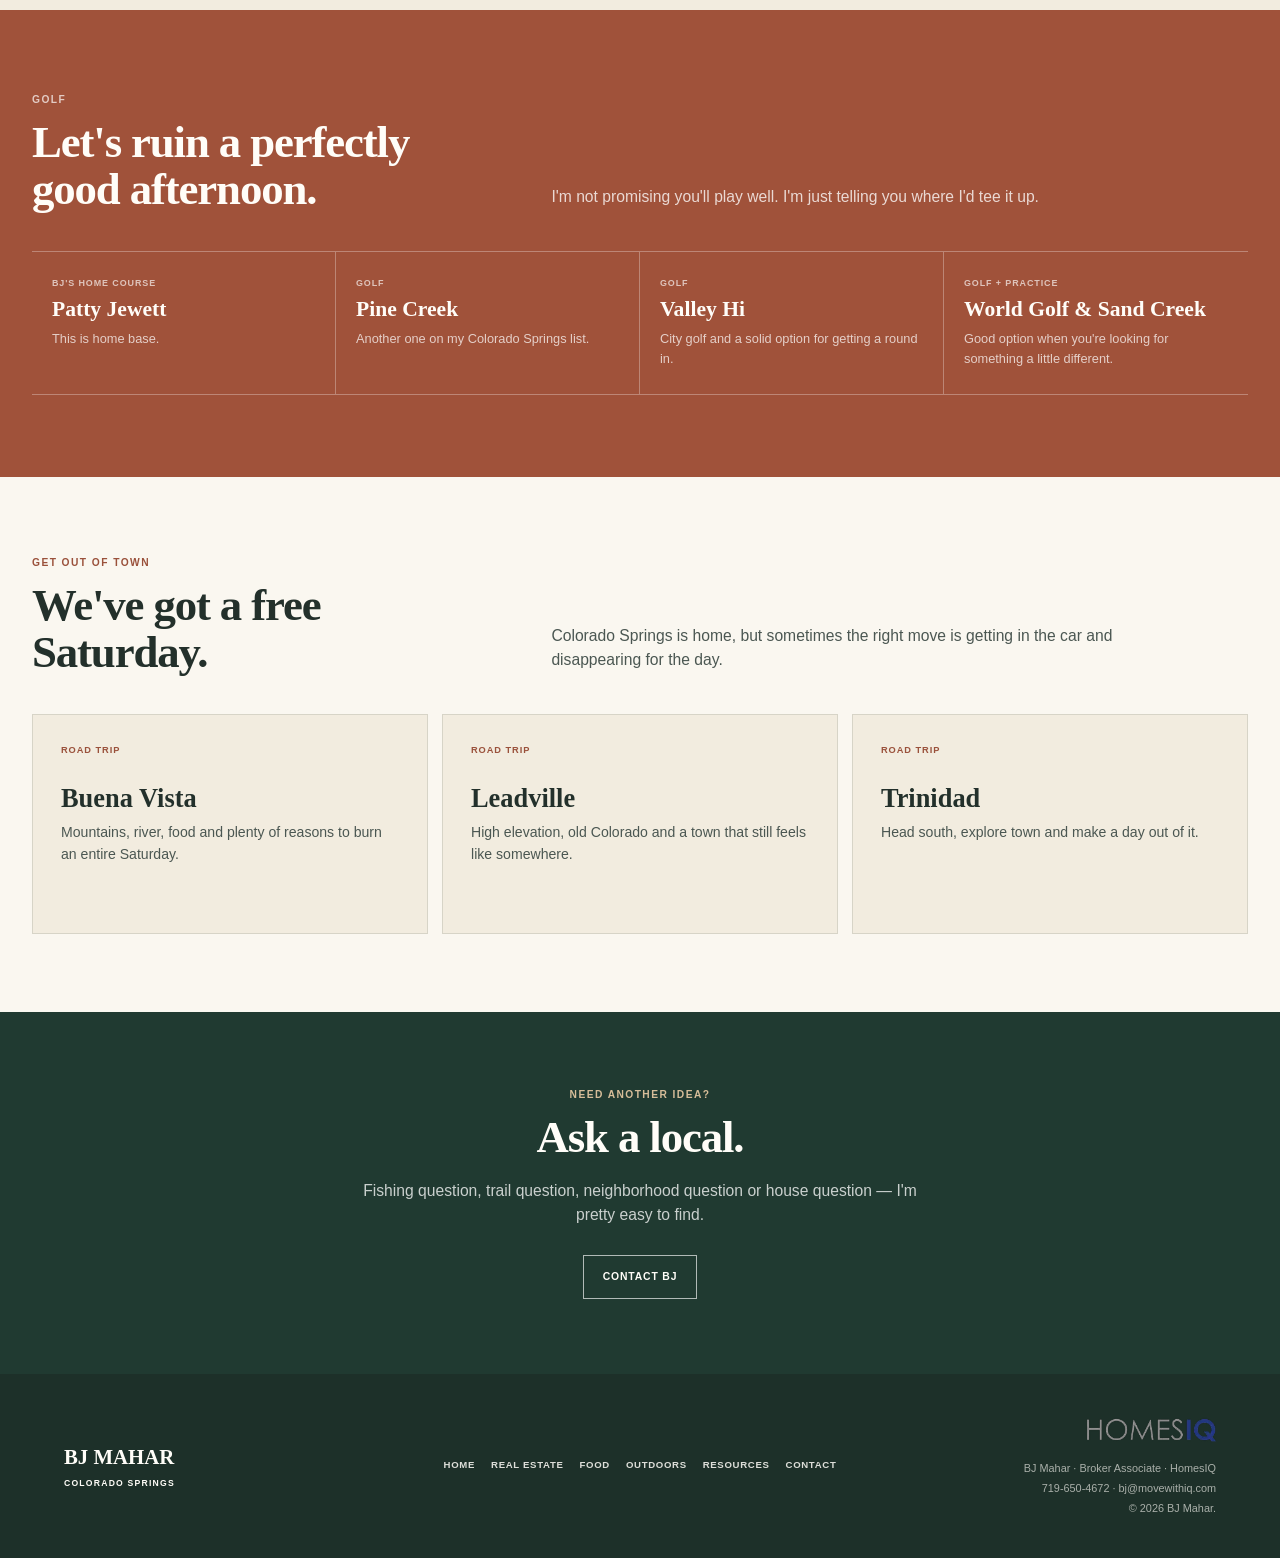
<file: outdoors.html>
<!DOCTYPE html>
<html lang="en">
<head>
  <meta charset="UTF-8">
  <meta name="viewport" content="width=device-width, initial-scale=1.0">
  <meta name="description" content="BJ Mahar's favorite outdoor places around Colorado Springs — fishing, hiking, parks, golf and Colorado day trips.">
  <title>Get Outside in Colorado Springs | BJ Mahar</title>
  <link rel="canonical" href="https://bjmahar.com/outdoors.html">
  <link rel="icon" type="image/png" href="images/favicon.png">

  <meta property="og:type" content="website">
  <meta property="og:url" content="https://bjmahar.com/outdoors.html">
  <meta property="og:title" content="Get Outside in Colorado Springs | BJ Mahar">
  <meta property="og:description" content="Fishing, hiking, parks, golf and Colorado day trips. Explore BJ Mahar's favorite outdoor places around Colorado Springs.">
  <meta property="og:image" content="https://bjmahar.com/images/outdoors.jpg">
  <meta property="og:image:alt" content="BJ Mahar fishing on the South Platte River">
  <meta property="og:site_name" content="BJ Mahar">

  <meta name="twitter:card" content="summary_large_image">
  <meta name="twitter:title" content="Get Outside in Colorado Springs | BJ Mahar">
  <meta name="twitter:description" content="Fishing, trails, parks, golf and day trips around Colorado Springs. BJ's personal outdoor guide.">
  <meta name="twitter:image" content="https://bjmahar.com/images/outdoors.jpg">

  <link rel="stylesheet" href="styles.css">

  <style>
    body.outdoors-page {
      background: #f2ecdf;
    }

    .outdoors-page .site-header {
      background: rgba(29, 48, 41, 0.97);
    }

    /* HERO */

    .outdoors-hero {
      display: grid;
      min-height: 640px;
      padding-top: 68px;
      grid-template-columns: 0.92fr 1.08fr;
      background: #203a31;
      color: #fffdf8;
    }

    .outdoors-hero-copy {
      display: flex;
      padding: 75px 7vw;
      justify-content: center;
      flex-direction: column;
    }

    .outdoors-hero .eyebrow {
      color: #d6bd99;
    }

    .outdoors-hero h1 {
      max-width: 650px;
      margin-bottom: 24px;
      font-size: clamp(3.2rem, 6vw, 6.3rem);
      font-weight: 600;
    }

    .outdoors-hero-copy > p:not(.eyebrow) {
      max-width: 570px;
      margin-bottom: 0;
      color: rgba(255,255,255,0.82);
      font-family: Georgia, "Times New Roman", serif;
      font-size: clamp(1.05rem, 1.6vw, 1.35rem);
      line-height: 1.5;
    }

    .outdoors-hero-image {
      min-height: 570px;
      overflow: hidden;
    }

    .outdoors-hero-image img {
      width: 100%;
      height: 100%;
      object-fit: cover;
    }

    /* INTRO */

    .outdoors-intro {
      padding: 76px 0;
      background: #faf7f0;
    }

    .outdoors-intro-inner {
      max-width: 850px;
    }

    .outdoors-intro h2 {
      max-width: 760px;
    }

    .outdoors-intro p:not(.eyebrow) {
      max-width: 700px;
      margin-bottom: 0;
      color: #4b5752;
    }

    /* QUICK NAV */

    .outdoors-jump {
      position: sticky;
      z-index: 100;
      top: 68px;
      padding: 18px 0;
      border-top: 1px solid rgba(35,48,43,0.08);
      border-bottom: 1px solid rgba(35,48,43,0.12);
      background: rgba(250,247,240,0.96);
      backdrop-filter: blur(10px);
    }

    .outdoors-jump-inner {
      display: flex;
      gap: 11px 24px;
      flex-wrap: wrap;
    }

    .outdoors-jump a {
      color: #38443f;
      font-size: 0.62rem;
      font-weight: 700;
      letter-spacing: 0.08em;
      text-transform: uppercase;
    }

    .outdoors-jump a:hover {
      color: #9a513b;
    }

    /* GENERAL SECTIONS */

    .outdoor-section {
      padding: 78px 0;
    }

    .outdoor-section.light {
      background: #faf7f0;
    }

    .outdoor-section.tan {
      background: #f2ecdf;
    }

    .section-heading-grid {
      display: grid;
      margin-bottom: 38px;
      grid-template-columns: 0.8fr 1.2fr;
      gap: 55px;
      align-items: end;
    }

    .section-heading-grid h2 {
      margin-bottom: 0;
    }

    .section-heading-grid > p {
      max-width: 620px;
      margin-bottom: 3px;
      color: #4b5752;
    }

    /* FISHING */

    .fishing-section {
      padding: 82px 0;
      background: #30483f;
      color: #fffdf8;
    }

    .fishing-section .eyebrow {
      color: #d6bd99;
    }

    .fishing-intro {
      display: grid;
      margin-bottom: 42px;
      grid-template-columns: 0.8fr 1.2fr;
      gap: 55px;
      align-items: end;
    }

    .fishing-intro h2 {
      margin-bottom: 0;
    }

    .fishing-intro > p {
      max-width: 620px;
      margin-bottom: 3px;
      color: rgba(255,255,255,0.75);
    }

    .fishing-levels {
      display: grid;
      grid-template-columns: repeat(2, 1fr);
      gap: 14px;
    }

    .fishing-level {
      padding: 28px;
      background: #294038;
      border: 1px solid rgba(255,255,255,0.1);
    }

    .fishing-level-number {
      display: block;
      margin-bottom: 20px;
      color: #d6bd99;
      font-size: 0.57rem;
      font-weight: 700;
      letter-spacing: 0.11em;
      text-transform: uppercase;
    }

    .fishing-level h3 {
      margin-bottom: 8px;
      font-size: clamp(1.55rem, 2.5vw, 2.2rem);
    }

    .fishing-level > p {
      margin-bottom: 20px;
      color: rgba(255,255,255,0.68);
      font-size: 0.88rem;
    }

    .fishing-spots {
      border-top: 1px solid rgba(255,255,255,0.16);
    }

    .fishing-spot {
      padding: 12px 0;
      border-bottom: 1px solid rgba(255,255,255,0.16);
      font-family: Georgia, "Times New Roman", serif;
      font-size: 1.05rem;
    }

    .tiny-fish-note {
      margin-top: 35px;
      padding: 20px 22px;
      border-left: 3px solid #d6bd99;
      background: rgba(255,255,255,0.05);
    }

    .tiny-fish-note strong {
      display: block;
      margin-bottom: 5px;
      color: #d6bd99;
      font-size: 0.58rem;
      letter-spacing: 0.11em;
      text-transform: uppercase;
    }

    .tiny-fish-note p {
      margin: 0;
      max-width: 750px;
      color: rgba(255,255,255,0.8);
      font-family: Georgia, "Times New Roman", serif;
      font-style: italic;
    }

    /* LISTS */

    .place-list {
      border-top: 1px solid rgba(35,48,43,0.17);
    }

    .place {
      display: grid;
      padding: 25px 0;
      grid-template-columns: 55px 1fr auto;
      gap: 24px;
      align-items: center;
      border-bottom: 1px solid rgba(35,48,43,0.17);
    }

    .place-number {
      color: #9a513b;
      font-family: Georgia, "Times New Roman", serif;
      font-size: 0.85rem;
      font-style: italic;
    }

    .place h3 {
      margin: 0;
      font-size: clamp(1.35rem, 2.1vw, 1.85rem);
    }

    .place-note {
      margin-top: 5px;
      margin-bottom: 0;
      color: #64706b;
      font-size: 0.84rem;
    }

    .place-tag {
      padding: 7px 10px;
      border: 1px solid rgba(154,81,59,0.32);
      color: #9a513b;
      font-size: 0.55rem;
      font-weight: 700;
      letter-spacing: 0.09em;
      text-transform: uppercase;
      white-space: nowrap;
    }

    /* GOLF */

    .golf-section {
      padding: 82px 0;
      background: #a0523a;
      color: #fffdf8;
    }

    .golf-section .eyebrow {
      color: rgba(255,255,255,0.7);
    }

    .golf-heading {
      display: grid;
      margin-bottom: 38px;
      grid-template-columns: 0.8fr 1.2fr;
      gap: 55px;
      align-items: end;
    }

    .golf-heading h2 {
      margin-bottom: 0;
    }

    .golf-heading > p {
      max-width: 600px;
      margin-bottom: 3px;
      color: rgba(255,255,255,0.78);
    }

    .golf-grid {
      display: grid;
      grid-template-columns: repeat(4, 1fr);
      border-top: 1px solid rgba(255,255,255,0.3);
      border-bottom: 1px solid rgba(255,255,255,0.3);
    }

    .golf-card {
      padding: 25px 20px;
      border-right: 1px solid rgba(255,255,255,0.3);
    }

    .golf-card:last-child {
      border-right: 0;
    }

    .golf-card span {
      display: block;
      margin-bottom: 8px;
      color: rgba(255,255,255,0.66);
      font-size: 0.56rem;
      font-weight: 700;
      letter-spacing: 0.1em;
      text-transform: uppercase;
    }

    .golf-card h3 {
      margin-bottom: 8px;
      font-size: 1.35rem;
    }

    .golf-card p {
      margin: 0;
      color: rgba(255,255,255,0.72);
      font-size: 0.8rem;
    }

    /* DAY TRIPS */

    .trip-grid {
      display: grid;
      grid-template-columns: repeat(3, 1fr);
      gap: 14px;
    }

    .trip-card {
      min-height: 220px;
      padding: 28px;
      border: 1px solid rgba(35,48,43,0.13);
      background: #f2ecdf;
    }

    .trip-card span {
      display: block;
      margin-bottom: 28px;
      color: #9a513b;
      font-size: 0.58rem;
      font-weight: 700;
      letter-spacing: 0.1em;
      text-transform: uppercase;
    }

    .trip-card h3 {
      margin-bottom: 10px;
      font-size: 1.65rem;
    }

    .trip-card p {
      margin-bottom: 0;
      color: #4b5752;
      font-size: 0.88rem;
    }

    /* CTA */

    .outdoors-cta {
      padding: 75px 0;
      background: #203a31;
      color: #fffdf8;
      text-align: center;
    }

    .outdoors-cta-inner {
      max-width: 720px;
    }

    .outdoors-cta .eyebrow {
      color: #d6bd99;
    }

    .outdoors-cta p:not(.eyebrow) {
      max-width: 570px;
      margin: 0 auto 27px;
      color: rgba(255,255,255,0.76);
    }

    .outdoors-cta a {
      display: inline-block;
      padding: 13px 19px;
      border: 1px solid rgba(255,255,255,0.65);
      font-size: 0.65rem;
      font-weight: 700;
      letter-spacing: 0.08em;
      text-transform: uppercase;
    }

    @media (max-width: 900px) {
      .outdoors-hero {
        min-height: 0;
        grid-template-columns: 1fr;
      }

      .outdoors-hero-copy {
        padding: 70px 7vw 55px;
      }

      .outdoors-hero-image {
        min-height: 0;
      }

      .outdoors-hero-image img {
        height: auto;
      }

      .section-heading-grid,
      .fishing-intro,
      .golf-heading {
        grid-template-columns: 1fr;
        gap: 12px;
      }

      .golf-grid {
        grid-template-columns: repeat(2, 1fr);
      }

      .golf-card:nth-child(2) {
        border-right: 0;
      }

      .golf-card:nth-child(-n+2) {
        border-bottom: 1px solid rgba(255,255,255,0.3);
      }
    }

    @media (max-width: 700px) {
      .outdoors-hero {
        padding-top: 70px;
      }

      .outdoors-hero-copy {
        padding: 54px 18px 48px;
      }

      .outdoors-hero h1 {
        font-size: clamp(3rem, 15vw, 4.5rem);
      }

      .outdoors-intro,
      .outdoor-section,
      .fishing-section,
      .golf-section {
        padding: 58px 0;
      }

      .outdoors-jump {
        position: static;
      }

      .fishing-levels,
      .trip-grid {
        grid-template-columns: 1fr;
      }

      .place {
        grid-template-columns: 35px 1fr;
        gap: 14px;
      }

      .place-tag {
        grid-column: 2;
        width: fit-content;
      }

      .golf-grid {
        grid-template-columns: 1fr;
      }

      .golf-card,
      .golf-card:nth-child(2) {
        border-right: 0;
        border-bottom: 1px solid rgba(255,255,255,0.3);
      }

      .golf-card:last-child {
        border-bottom: 0;
      }
    }
  </style>
</head>

<body class="outdoors-page">

  <header class="site-header scrolled">
    <a class="brand" href="index.html">
      <span class="brand-name">BJ MAHAR</span>
      <span class="brand-city">COLORADO SPRINGS</span>
    </a>

    <button class="menu-toggle" aria-label="Open navigation" aria-expanded="false" aria-controls="site-nav">
      <span></span>
      <span></span>
      <span></span>
    </button>

    <nav id="site-nav" class="site-nav" aria-label="Main navigation">
      <a href="index.html#real-estate">Real Estate</a>
      <a href="index.html#explore">Explore COS</a>
      <a href="index.html#neighborhoods">Neighborhoods</a>
      <a href="resources.html" class="nav-resource">Resources</a>
      <a href="index.html#about">About BJ</a>
      <a href="index.html#contact">Contact</a>
    </nav>
  </header>

  <main>

    <!-- HERO -->
    <section class="outdoors-hero">
      <div class="outdoors-hero-copy">
        <p class="eyebrow">BJ'S COLORADO SPRINGS OUTDOOR GUIDE</p>
        <h1>I need to get outside.</h1>
        <p>Fishing, trails, parks, golf and places worth burning a Saturday. These are places I actually go or would send a friend.</p>
      </div>

      <div class="outdoors-hero-image">
        <img src="images/outdoors.jpg" alt="BJ Mahar holding a very small fish on the South Platte River">
      </div>
    </section>

    <!-- INTRO -->
    <section class="outdoors-intro">
      <div class="section-inner outdoors-intro-inner">
        <p class="eyebrow">PICK YOUR LEVEL OF EFFORT</p>
        <h2>Colorado makes it pretty hard to stay inside.</h2>
        <p>Some days you have two hours. Some days you're willing to disappear into the mountains until dark. This isn't every outdoor destination around Colorado Springs. It's my list.</p>
      </div>
    </section>

    <!-- QUICK NAV -->
    <nav class="outdoors-jump" aria-label="Outdoor categories">
      <div class="section-inner outdoors-jump-inner">
        <a href="#fishing">Fishing</a>
        <a href="#hiking">Hiking</a>
        <a href="#parks">Parks</a>
        <a href="#golf">Golf</a>
        <a href="#trips">Get Out of Town</a>
      </div>
    </nav>

    <!-- FISHING -->
    <section id="fishing" class="fishing-section">
      <div class="section-inner">
        <div class="fishing-intro">
          <div>
            <p class="eyebrow">FISHING</p>
            <h2>How much time do you have?</h2>
          </div>
          <p>Fishing around Colorado Springs is weird. Where I'd send you depends almost entirely on whether you've got two hours or the whole damn day.</p>
        </div>

        <div class="fishing-levels">

          <article class="fishing-level">
            <span class="fishing-level-number">LEVEL 01 · STAY IN TOWN</span>
            <h3>I've got a couple hours.</h3>
            <p>Grab the rods. Don't overthink it.</p>
            <div class="fishing-spots">
              <div class="fishing-spot">Wolf Lake</div>
              <div class="fishing-spot">Quail Lake</div>
            </div>
          </article>

          <article class="fishing-level">
            <span class="fishing-level-number">LEVEL 02 · GET OUT OF TOWN</span>
            <h3>Let's find better water.</h3>
            <p>A little driving, but we're not turning this into an expedition.</p>
            <div class="fishing-spots">
              <div class="fishing-spot">Woodland Park Area</div>
              <div class="fishing-spot">South Platte River</div>
            </div>
          </article>

          <article class="fishing-level">
            <span class="fishing-level-number">LEVEL 03 · MAKE A DAY OF IT</span>
            <h3>Screw it. Let's go fishing.</h3>
            <p>Pack some food, leave early and don't make dinner plans.</p>
            <div class="fishing-spots">
              <div class="fishing-spot">Eleven Mile Reservoir</div>
              <div class="fishing-spot">Eleven Mile Canyon</div>
              <div class="fishing-spot">Tarryall</div>
            </div>
          </article>

          <article class="fishing-level">
            <span class="fishing-level-number">LEVEL 04 · WORTH THE DRIVE</span>
            <h3>We're committed now.</h3>
            <p>This isn't the quick option. That's the point.</p>
            <div class="fishing-spots">
              <div class="fishing-spot">Taylor Park</div>
            </div>
          </article>

        </div>

        <div class="tiny-fish-note">
          <strong>BJ'S FISHING CREDENTIALS</strong>
          <p>Please refer to the enormous trout I'm holding at the top of this page.</p>
        </div>
      </div>
    </section>

    <!-- HIKING -->
    <section id="hiking" class="outdoor-section light">
      <div class="section-inner">
        <div class="section-heading-grid">
          <div>
            <p class="eyebrow">HIKING &amp; TRAILS</p>
            <h2>Go walk uphill for fun.</h2>
          </div>
          <p>You don't need to drive three hours into the mountains to find a great trail. Some of my favorites are right here.</p>
        </div>

        <div class="place-list">
          <article class="place">
            <span class="place-number">01</span>
            <div>
              <h3>Seven Falls / North Cheyenne Cañon Area</h3>
              <p class="place-note">Great trails, canyon scenery and plenty of elevation.</p>
            </div>
            <span class="place-tag">BJ PICK</span>
          </article>

          <article class="place">
            <span class="place-number">02</span>
            <div>
              <h3>Section 16</h3>
              <p class="place-note">One of my go-to Colorado Springs trail areas.</p>
            </div>
          </article>

          <article class="place">
            <span class="place-number">03</span>
            <div>
              <h3>Ute Valley Park</h3>
              <p class="place-note">Easy to get to, lots of trail options and classic north-side scenery.</p>
            </div>
          </article>
        </div>
      </div>
    </section>

    <!-- PARKS -->
    <section id="parks" class="outdoor-section tan">
      <div class="section-inner">
        <div class="section-heading-grid">
          <div>
            <p class="eyebrow">PARKS &amp; OPEN SPACE</p>
            <h2>Not everything needs to be a hike.</h2>
          </div>
          <p>Sometimes you just want somewhere beautiful to wander around, take the family or kill an afternoon.</p>
        </div>

        <div class="place-list">
          <article class="place">
            <span class="place-number">01</span>
            <div>
              <h3>Fox Run Regional Park</h3>
              <p class="place-note">Trees, trails and a great place to spend an easy afternoon.</p>
            </div>
            <span class="place-tag">EASY DAY</span>
          </article>

          <article class="place">
            <span class="place-number">02</span>
            <div>
              <h3>Paint Mines Interpretive Park</h3>
              <p class="place-note">One of the strangest and coolest landscapes near Colorado Springs.</p>
            </div>
            <span class="place-tag">WORTH IT</span>
          </article>
        </div>
      </div>
    </section>

    <!-- GOLF -->
    <section id="golf" class="golf-section">
      <div class="section-inner">
        <div class="golf-heading">
          <div>
            <p class="eyebrow">GOLF</p>
            <h2>Let's ruin a perfectly good afternoon.</h2>
          </div>
          <p>I'm not promising you'll play well. I'm just telling you where I'd tee it up.</p>
        </div>

        <div class="golf-grid">
          <article class="golf-card">
            <span>BJ'S HOME COURSE</span>
            <h3>Patty Jewett</h3>
            <p>This is home base.</p>
          </article>

          <article class="golf-card">
            <span>GOLF</span>
            <h3>Pine Creek</h3>
            <p>Another one on my Colorado Springs list.</p>
          </article>

          <article class="golf-card">
            <span>GOLF</span>
            <h3>Valley Hi</h3>
            <p>City golf and a solid option for getting a round in.</p>
          </article>

          <article class="golf-card">
            <span>GOLF + PRACTICE</span>
            <h3>World Golf &amp; Sand Creek</h3>
            <p>Good option when you're looking for something a little different.</p>
          </article>
        </div>
      </div>
    </section>

    <!-- DAY TRIPS -->
    <section id="trips" class="outdoor-section light">
      <div class="section-inner">
        <div class="section-heading-grid">
          <div>
            <p class="eyebrow">GET OUT OF TOWN</p>
            <h2>We've got a free Saturday.</h2>
          </div>
          <p>Colorado Springs is home, but sometimes the right move is getting in the car and disappearing for the day.</p>
        </div>

        <div class="trip-grid">
          <article class="trip-card">
            <span>ROAD TRIP</span>
            <h3>Buena Vista</h3>
            <p>Mountains, river, food and plenty of reasons to burn an entire Saturday.</p>
          </article>

          <article class="trip-card">
            <span>ROAD TRIP</span>
            <h3>Leadville</h3>
            <p>High elevation, old Colorado and a town that still feels like somewhere.</p>
          </article>

          <article class="trip-card">
            <span>ROAD TRIP</span>
            <h3>Trinidad</h3>
            <p>Head south, explore town and make a day out of it.</p>
          </article>
        </div>
      </div>
    </section>

    <!-- CONTACT CTA -->
    <section class="outdoors-cta">
      <div class="section-inner outdoors-cta-inner">
        <p class="eyebrow">NEED ANOTHER IDEA?</p>
        <h2>Ask a local.</h2>
        <p>Fishing question, trail question, neighborhood question or house question — I'm pretty easy to find.</p>
        <a href="index.html#contact">Contact BJ</a>
      </div>
    </section>

  </main>

  <!-- FOOTER -->
  <footer class="site-footer">
    <div class="footer-brand">
      <strong>BJ MAHAR</strong>
      <span>COLORADO SPRINGS</span>
    </div>

    <div class="footer-links">
      <a href="index.html">Home</a>
      <a href="index.html#real-estate">Real Estate</a>
      <a href="Food.html">Food</a>
      <a href="outdoors.html">Outdoors</a>
      <a href="resources.html">Resources</a>
      <a href="index.html#contact">Contact</a>
    </div>

    <div class="footer-legal">
      <img
        src="images/homesiq%20logo.webp"
        alt="HomesIQ"
        style="width:auto;max-width:130px;max-height:48px;margin-left:auto;margin-bottom:12px;object-fit:contain;"
      >
      <p>BJ Mahar · Broker Associate · HomesIQ</p>
      <p>719-650-4672 · bj@movewithiq.com</p>
      <p>© <span id="year"></span> BJ Mahar.</p>
    </div>
  </footer>

  <script src="script.js"></script>
</body>
</html>
</file>
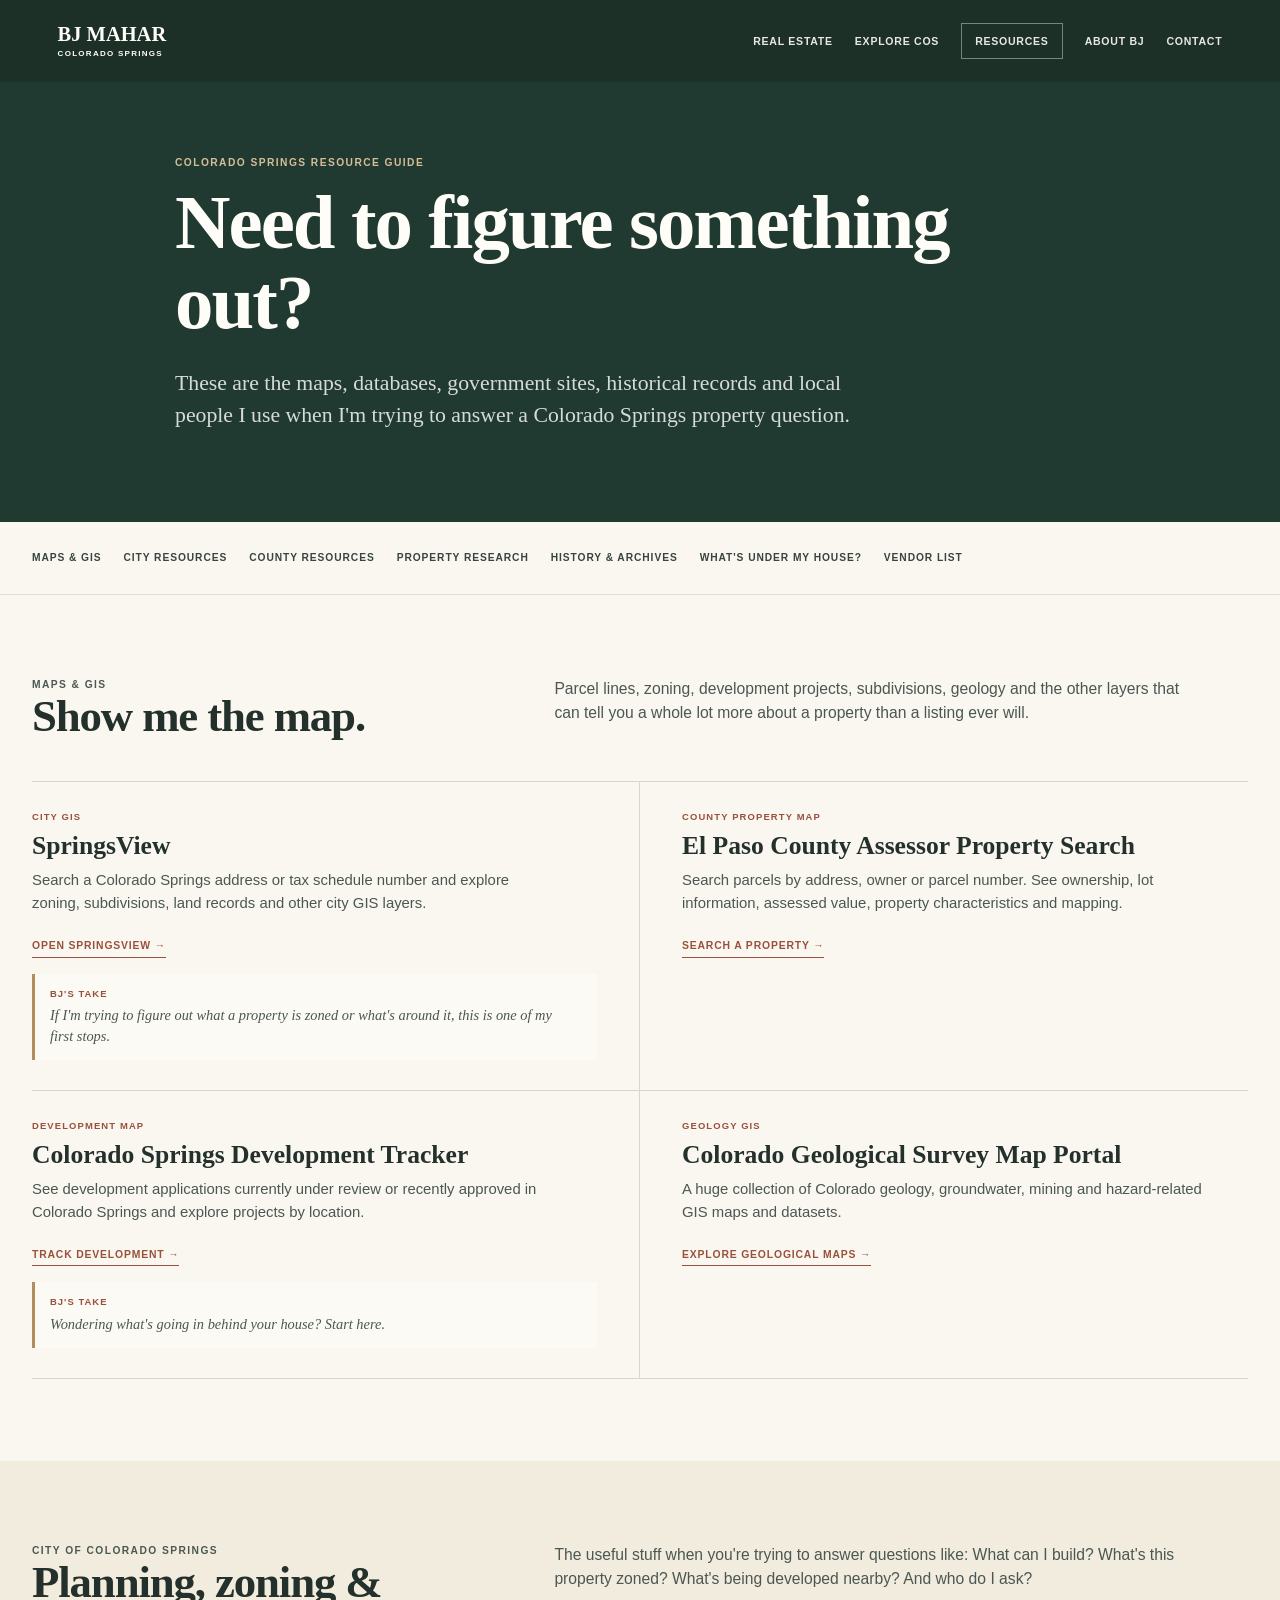
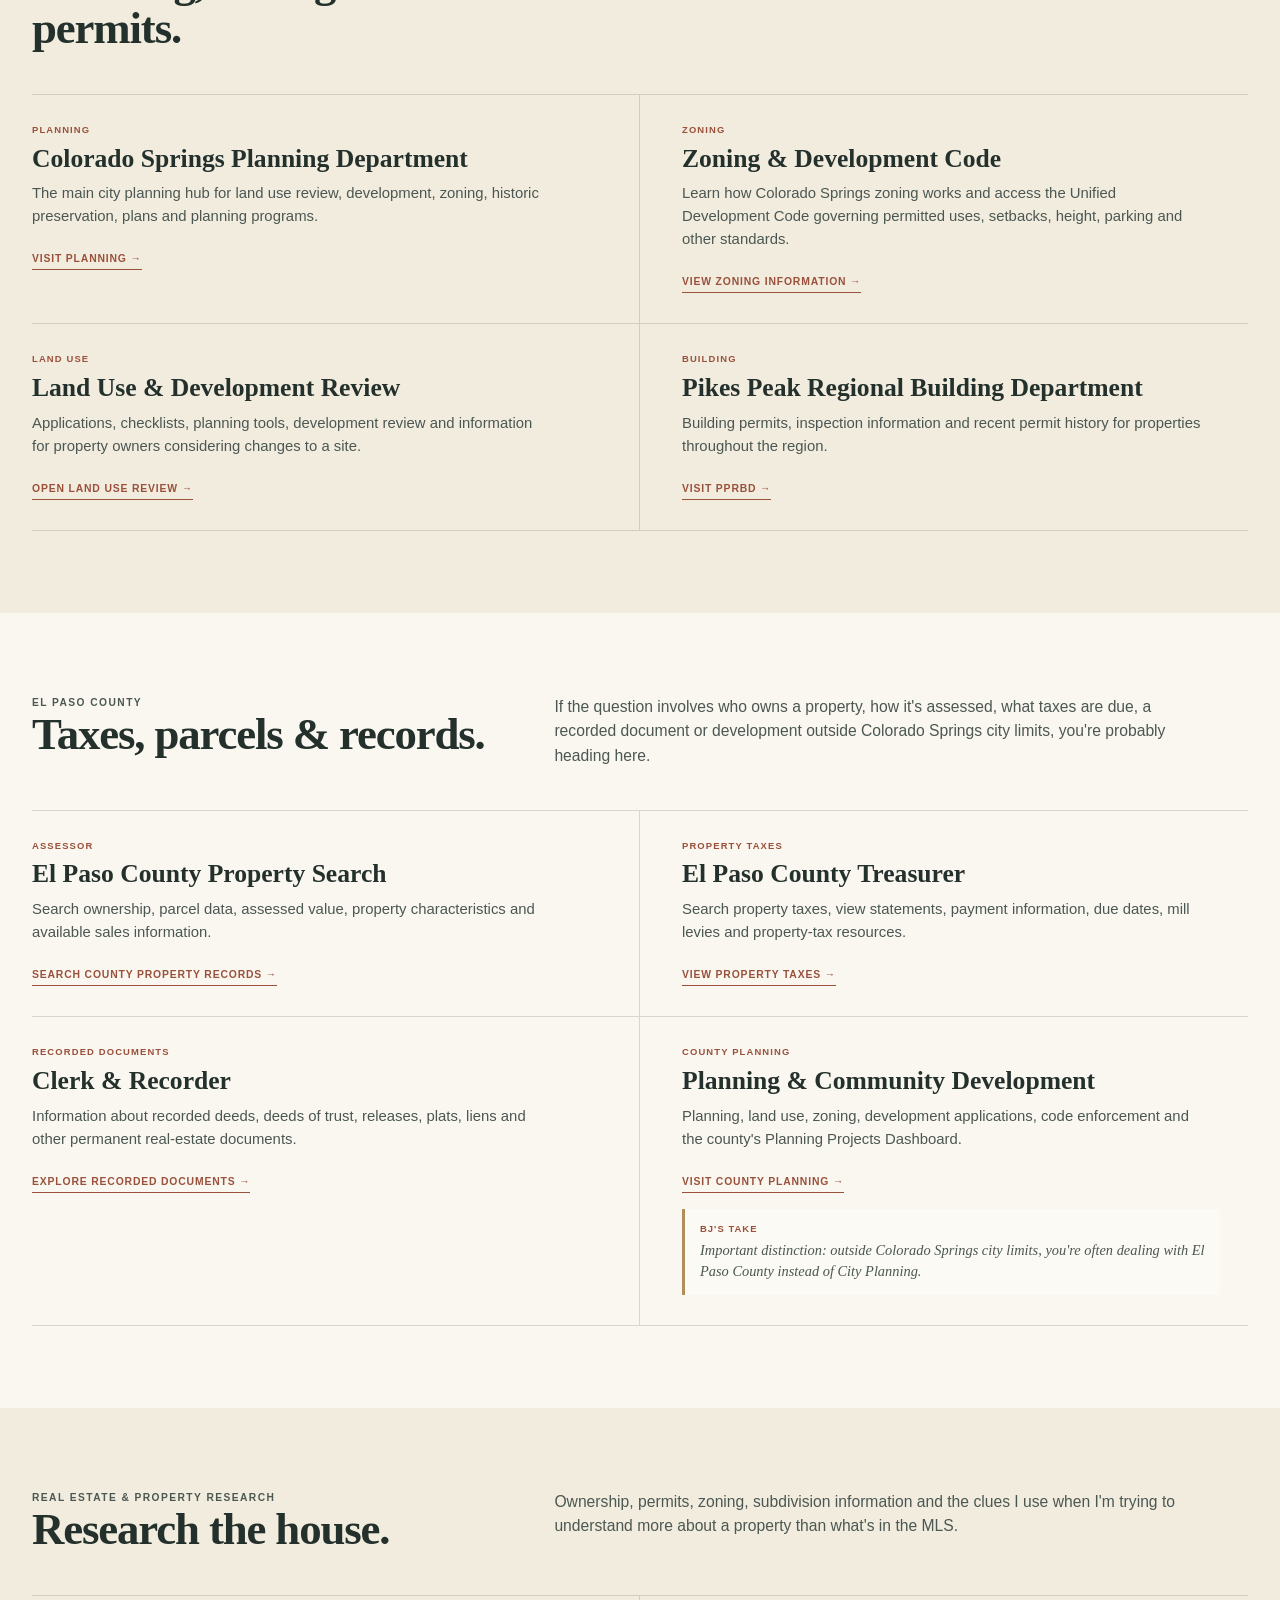
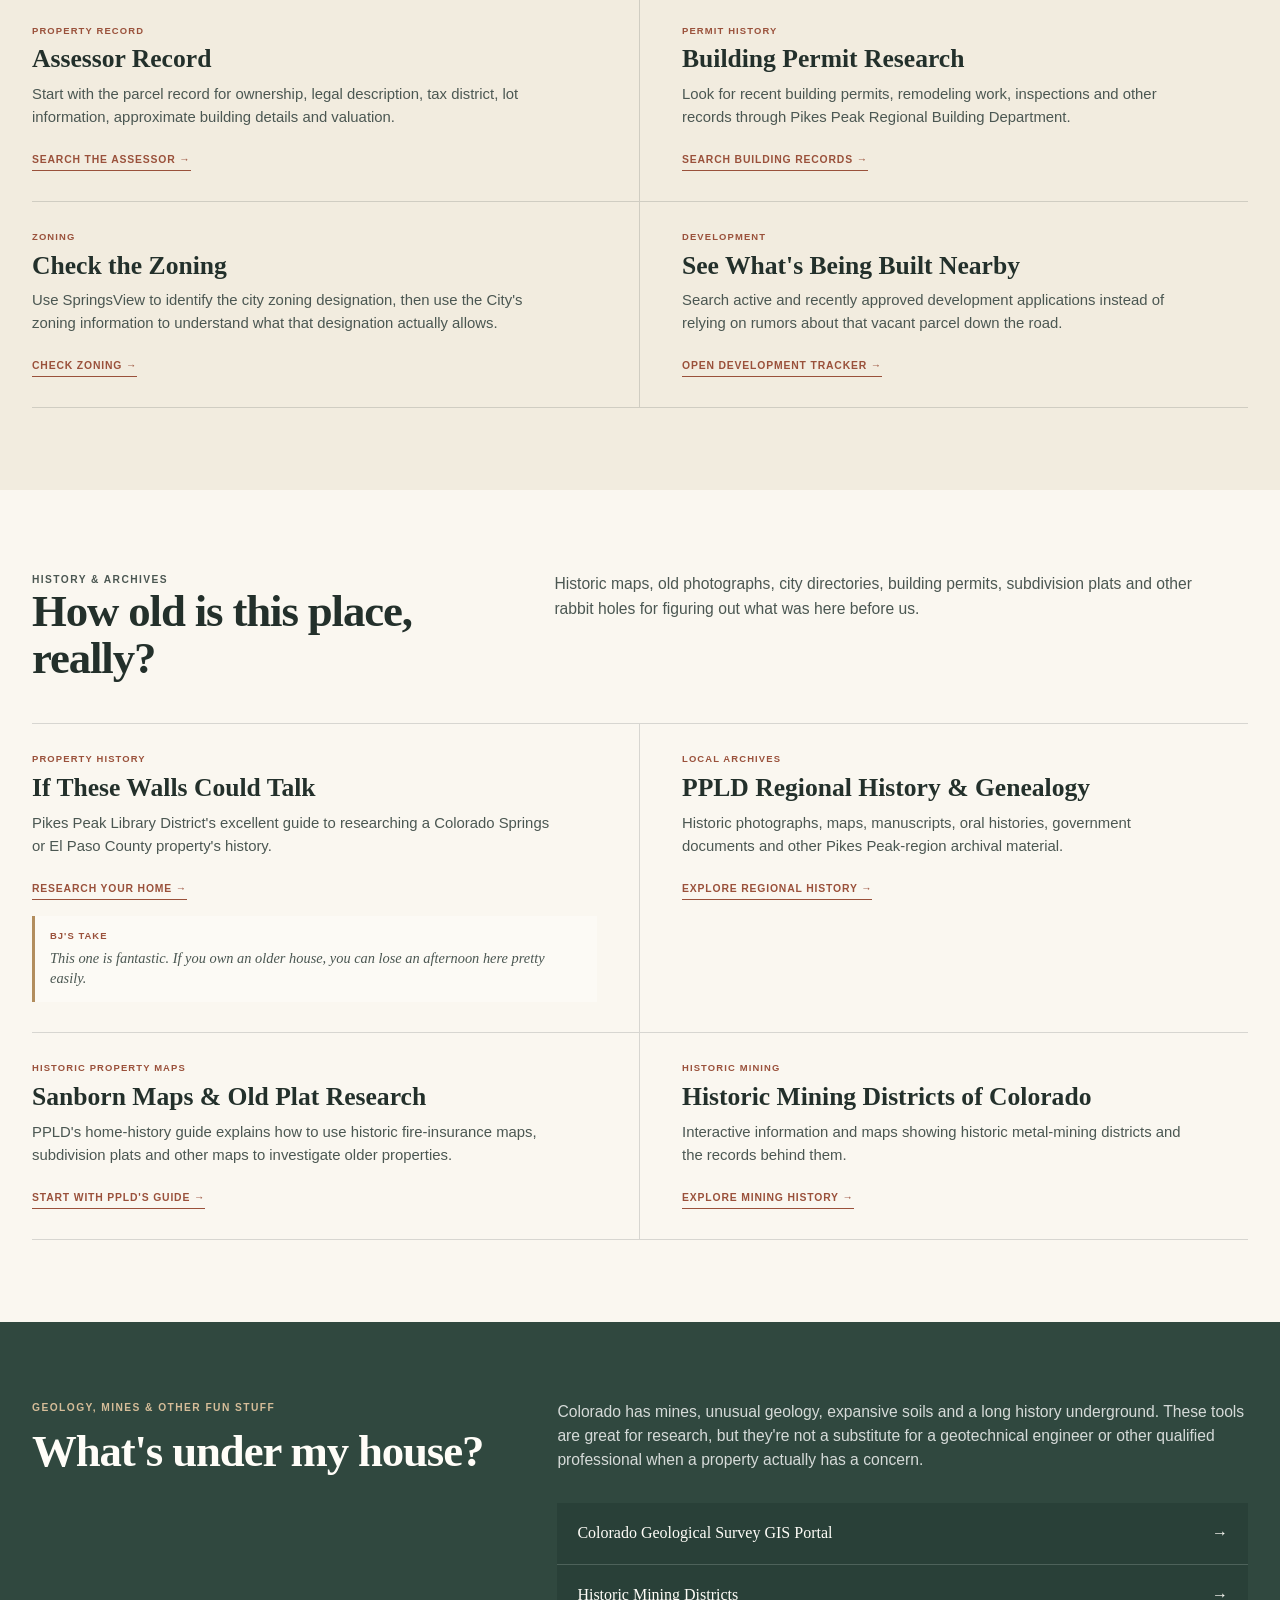
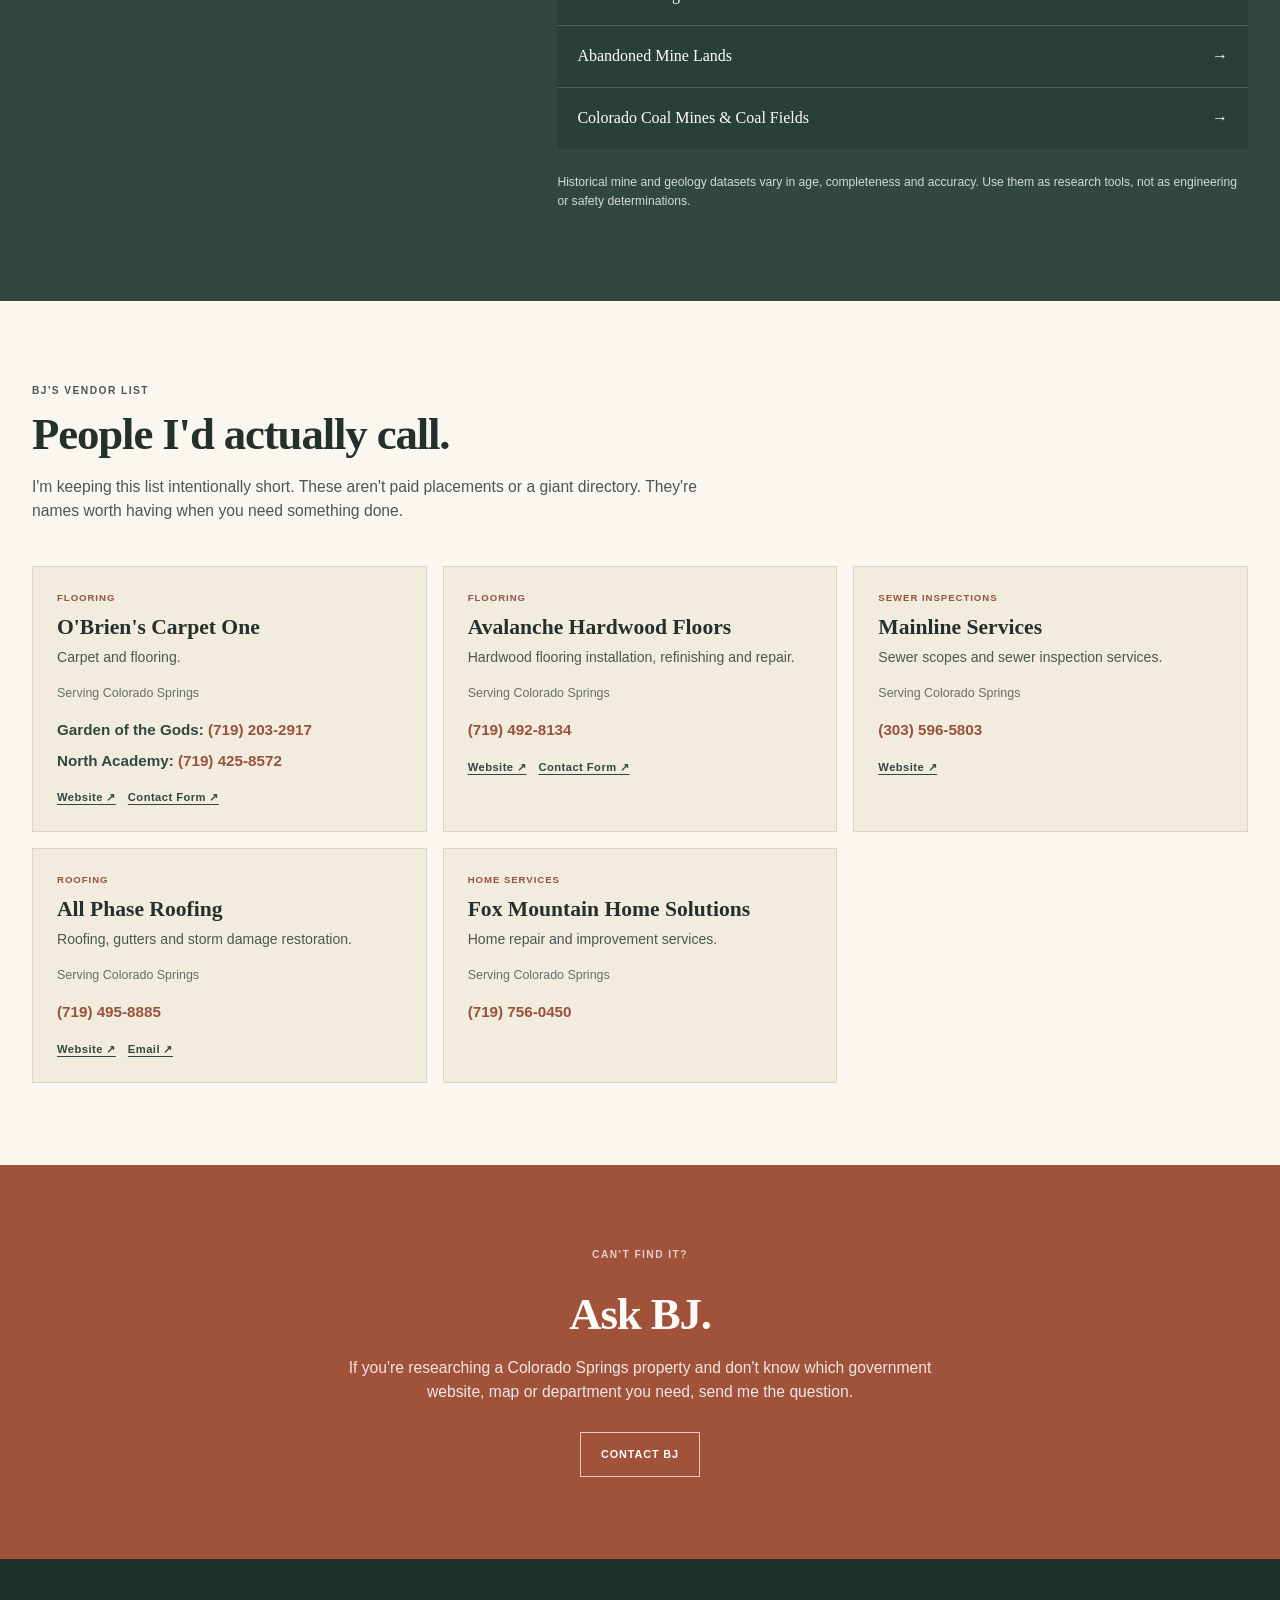
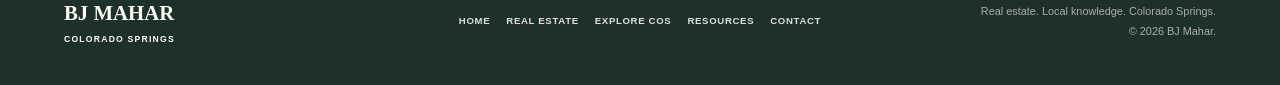
<file: resources.html>
<!DOCTYPE html>
<html lang="en">
<head>
<meta charset="UTF-8">
<meta name="viewport" content="width=device-width, initial-scale=1.0">
<meta name="description" content="Colorado Springs resources curated by BJ Mahar — GIS maps, zoning, planning, property records, taxes, mining maps, historical research, real estate data and local vendors.">
<title>Colorado Springs Resources | BJ Mahar</title>

<link rel="canonical" href="https://bjmahar.com/resources.html">
<link rel="icon" type="image/png" href="images/favicon.png">
<link rel="stylesheet" href="styles.css">

<meta property="og:type" content="website">
<meta property="og:url" content="https://bjmahar.com/resources.html">
<meta property="og:title" content="Colorado Springs Resources | BJ Mahar">
<meta property="og:description" content="Colorado Springs GIS maps, zoning, property records, historical research, geology and BJ Mahar's trusted local vendors.">
<meta property="og:image" content="https://bjmahar.com/images/heroshot.png">
<meta property="og:image:alt" content="BJ Mahar overlooking Colorado Springs and Pikes Peak">
<meta property="og:site_name" content="BJ Mahar">

<meta name="twitter:card" content="summary_large_image">
<meta name="twitter:title" content="Colorado Springs Resources | BJ Mahar">
<meta name="twitter:description" content="Local maps, zoning, property records, history, geology and useful Colorado Springs resources curated by BJ Mahar.">
<meta name="twitter:image" content="https://bjmahar.com/images/heroshot.png">

<style>
body.resources-page{background:#f2ecdf}
.resources-page .site-header{background:rgba(29,48,41,.97)}
.resources-hero{padding:155px 0 90px;background:#203a31;color:#fffdf8}
.resources-hero-inner{max-width:930px}
.resources-hero .eyebrow{color:#d6bd99}
.resources-hero h1{max-width:850px;margin-bottom:24px;font-size:clamp(3rem,6vw,6.2rem);font-weight:600}
.resources-hero p:not(.eyebrow){max-width:720px;margin-bottom:0;color:rgba(255,255,255,.82);font-family:Georgia,"Times New Roman",serif;font-size:clamp(1.1rem,1.7vw,1.4rem);line-height:1.5}

.resource-jump{padding:28px 0;border-bottom:1px solid rgba(35,48,43,.12);background:#faf7f0}
.resource-jump-inner{display:flex;gap:12px 22px;flex-wrap:wrap}
.resource-jump a{color:#38443f;font-size:.64rem;font-weight:700;letter-spacing:.09em;text-transform:uppercase}
.resource-jump a:hover{color:#9a513b}

.resource-category{padding:82px 0}
.resource-category:nth-of-type(even){background:#faf7f0}
.resource-category:nth-of-type(odd){background:#f2ecdf}
.resource-category-heading{display:grid;grid-template-columns:.8fr 1.2fr;gap:60px;margin-bottom:42px;align-items:start}
.resource-category-heading h2{margin-bottom:0}
.resource-category-heading p{max-width:650px;margin-bottom:0;color:#4b5752}
.resource-grid{display:grid;grid-template-columns:repeat(2,1fr);border-top:1px solid rgba(35,48,43,.16)}
.resource-item{position:relative;padding:28px 28px 30px 0;border-bottom:1px solid rgba(35,48,43,.16)}
.resource-item:nth-child(odd){padding-right:42px;border-right:1px solid rgba(35,48,43,.16)}
.resource-item:nth-child(even){padding-left:42px}
.resource-item .resource-type{display:block;margin-bottom:8px;color:#9a513b;font-size:.59rem;font-weight:700;letter-spacing:.12em;text-transform:uppercase}
.resource-item h3{margin-bottom:10px;font-size:clamp(1.35rem,2vw,1.85rem)}
.resource-item p{max-width:520px;margin-bottom:17px;color:#4b5752;font-size:.93rem}
.resource-item a{display:inline-block;padding-bottom:2px;border-bottom:1px solid #9a513b;color:#9a513b;font-size:.65rem;font-weight:700;letter-spacing:.08em;text-transform:uppercase}

.bj-take-box{margin-top:16px;padding:13px 15px;border-left:3px solid #b28d5d;background:rgba(255,255,255,.32)}
.bj-take-box strong{display:block;margin-bottom:4px;color:#9a513b;font-size:.59rem;letter-spacing:.11em;text-transform:uppercase}
.bj-take-box p{margin:0;font-family:Georgia,"Times New Roman",serif;font-size:.9rem;font-style:italic;line-height:1.45}

.under-house{padding:78px 0;background:#30483f;color:#fffdf8}
.under-house-inner{display:grid;grid-template-columns:.8fr 1.2fr;gap:65px;align-items:start}
.under-house .eyebrow{color:#d6bd99}
.under-house h2{max-width:520px}
.under-house-copy>p{max-width:700px;color:rgba(255,255,255,.8)}
.under-house-links{display:grid;margin-top:30px;gap:1px;background:rgba(255,255,255,.14)}
.under-house-links a{display:flex;padding:18px 20px;justify-content:space-between;gap:20px;background:#294038;font-family:Georgia,"Times New Roman",serif;font-size:1rem;color:#fffdf8}
.under-house-links a:hover{background:#344f45}
.resource-note{margin-top:24px;color:rgba(255,255,255,.6);font-size:.76rem}

/* VENDOR DIRECTORY */
.vendors-section{padding:82px 0;background:#faf7f0}
.vendors-intro{max-width:680px;margin-bottom:42px}
.vendors-intro p{color:#4b5752}
.vendor-grid{display:grid;grid-template-columns:repeat(3,1fr);gap:16px}
.vendor-card{min-height:225px;padding:24px;border:1px solid rgba(35,48,43,.12);background:#f2ecdf}
.vendor-card>span{display:block;margin-bottom:10px;color:#9a513b;font-size:.6rem;font-weight:700;letter-spacing:.1em;text-transform:uppercase}
.vendor-card h3{margin-bottom:9px;font-size:1.35rem}
.vendor-card>p{margin-bottom:0;color:#4b5752;font-size:.88rem}
.vendor-card .vendor-service-area{margin-top:15px;color:#64706b;font-size:.78rem}
.vendor-card .vendor-phone{margin-top:15px;color:#30483f;font-size:.95rem;font-weight:700}
.vendor-card .vendor-phone+.vendor-phone{margin-top:7px}
.vendor-card .vendor-phone a{color:#9a513b;text-decoration:none}
.vendor-card .vendor-phone a:hover{text-decoration:underline}
.vendor-card .vendor-links{display:flex;flex-wrap:wrap;gap:12px;margin-top:17px}
.vendor-card .vendor-links a{color:#30483f;font-size:.7rem;font-weight:700;letter-spacing:.04em;text-decoration:underline;text-underline-offset:3px}
.vendor-card .vendor-links a:hover{color:#9a513b}

.resources-bottom{padding:82px 0;background:#a0523a;color:#fffdf8;text-align:center}
.resources-bottom-inner{max-width:750px}
.resources-bottom .eyebrow{color:rgba(255,255,255,.72)}
.resources-bottom p{max-width:600px;margin:0 auto 28px;color:rgba(255,255,255,.86)}
.resources-bottom a{display:inline-block;padding:13px 20px;border:1px solid rgba(255,255,255,.7);font-size:.68rem;font-weight:700;letter-spacing:.08em;text-transform:uppercase;color:#fffdf8}

.resource-category[id],.under-house[id],.vendors-section[id]{scroll-margin-top:85px}

@media(max-width:850px){
  .resource-category-heading,.under-house-inner{grid-template-columns:1fr;gap:20px}
  .vendor-grid{grid-template-columns:repeat(2,1fr)}
}
@media(max-width:700px){
  .resources-hero{padding:125px 0 65px}
  .resources-hero h1{font-size:clamp(2.7rem,14vw,4rem)}
  .resource-category,.vendors-section{padding:62px 0}
  .resource-grid{grid-template-columns:1fr}
  .resource-item,.resource-item:nth-child(odd),.resource-item:nth-child(even){padding:24px 0;border-right:0}
  .under-house{padding:62px 0}
  .vendor-grid{grid-template-columns:1fr}
  .resource-jump-inner{gap:9px 16px}
}
</style>
</head>

<body class="resources-page">

<header class="site-header scrolled">
  <a class="brand" href="index.html">
    <span class="brand-name">BJ MAHAR</span>
    <span class="brand-city">COLORADO SPRINGS</span>
  </a>

  <button class="menu-toggle" aria-label="Open navigation" aria-expanded="false" aria-controls="site-nav">
    <span></span><span></span><span></span>
  </button>

  <nav id="site-nav" class="site-nav" aria-label="Main navigation">
    <a href="index.html#real-estate">Real Estate</a>
    <a href="index.html#explore">Explore COS</a>
    <a href="resources.html" class="nav-resource">Resources</a>
    <a href="index.html#about">About BJ</a>
    <a href="index.html#contact">Contact</a>
  </nav>
</header>

<main>

<!-- HERO -->
<section class="resources-hero">
  <div class="section-inner resources-hero-inner">
    <p class="eyebrow">COLORADO SPRINGS RESOURCE GUIDE</p>
    <h1>Need to figure something out?</h1>
    <p>These are the maps, databases, government sites, historical records and local people I use when I'm trying to answer a Colorado Springs property question.</p>
  </div>
</section>

<!-- QUICK NAVIGATION -->
<nav class="resource-jump" aria-label="Resource categories">
  <div class="section-inner resource-jump-inner">
    <a href="#maps">Maps &amp; GIS</a>
    <a href="#city">City Resources</a>
    <a href="#county">County Resources</a>
    <a href="#property">Property Research</a>
    <a href="#history">History &amp; Archives</a>
    <a href="#underground">What's Under My House?</a>
    <a href="#vendors">Vendor List</a>
  </div>
</nav>

<!-- MAPS AND GIS -->
<section id="maps" class="resource-category">
  <div class="section-inner">
    <div class="resource-category-heading">
      <div>
        <p class="eyebrow">MAPS &amp; GIS</p>
        <h2>Show me the map.</h2>
      </div>
      <p>Parcel lines, zoning, development projects, subdivisions, geology and the other layers that can tell you a whole lot more about a property than a listing ever will.</p>
    </div>

    <div class="resource-grid">

      <article class="resource-item">
        <span class="resource-type">City GIS</span>
        <h3>SpringsView</h3>
        <p>Search a Colorado Springs address or tax schedule number and explore zoning, subdivisions, land records and other city GIS layers.</p>
        <a href="https://experience.arcgis.com/experience/ae84852f373b43baa3c4a6934e3d742e" target="_blank" rel="noopener noreferrer">Open SpringsView →</a>
        <div class="bj-take-box">
          <strong>BJ'S TAKE</strong>
          <p>If I'm trying to figure out what a property is zoned or what's around it, this is one of my first stops.</p>
        </div>
      </article>

      <article class="resource-item">
        <span class="resource-type">County Property Map</span>
        <h3>El Paso County Assessor Property Search</h3>
        <p>Search parcels by address, owner or parcel number. See ownership, lot information, assessed value, property characteristics and mapping.</p>
        <a href="https://property.spatialest.com/co/elpaso" target="_blank" rel="noopener noreferrer">Search a Property →</a>
      </article>

      <article class="resource-item">
        <span class="resource-type">Development Map</span>
        <h3>Colorado Springs Development Tracker</h3>
        <p>See development applications currently under review or recently approved in Colorado Springs and explore projects by location.</p>
        <a href="https://coloradosprings.gov/developmenttracker" target="_blank" rel="noopener noreferrer">Track Development →</a>
        <div class="bj-take-box">
          <strong>BJ'S TAKE</strong>
          <p>Wondering what's going in behind your house? Start here.</p>
        </div>
      </article>

      <article class="resource-item">
        <span class="resource-type">Geology GIS</span>
        <h3>Colorado Geological Survey Map Portal</h3>
        <p>A huge collection of Colorado geology, groundwater, mining and hazard-related GIS maps and datasets.</p>
        <a href="https://coloradogeologicalsurvey.org/geology/gis-data-map-portal/" target="_blank" rel="noopener noreferrer">Explore Geological Maps →</a>
      </article>

    </div>
  </div>
</section>

<!-- CITY RESOURCES -->
<section id="city" class="resource-category">
  <div class="section-inner">
    <div class="resource-category-heading">
      <div>
        <p class="eyebrow">CITY OF COLORADO SPRINGS</p>
        <h2>Planning, zoning &amp; permits.</h2>
      </div>
      <p>The useful stuff when you're trying to answer questions like: What can I build? What's this property zoned? What's being developed nearby? And who do I ask?</p>
    </div>

    <div class="resource-grid">

      <article class="resource-item">
        <span class="resource-type">Planning</span>
        <h3>Colorado Springs Planning Department</h3>
        <p>The main city planning hub for land use review, development, zoning, historic preservation, plans and planning programs.</p>
        <a href="https://coloradosprings.gov/planning" target="_blank" rel="noopener noreferrer">Visit Planning →</a>
      </article>

      <article class="resource-item">
        <span class="resource-type">Zoning</span>
        <h3>Zoning &amp; Development Code</h3>
        <p>Learn how Colorado Springs zoning works and access the Unified Development Code governing permitted uses, setbacks, height, parking and other standards.</p>
        <a href="https://coloradosprings.gov/zoning-code" target="_blank" rel="noopener noreferrer">View Zoning Information →</a>
      </article>

      <article class="resource-item">
        <span class="resource-type">Land Use</span>
        <h3>Land Use &amp; Development Review</h3>
        <p>Applications, checklists, planning tools, development review and information for property owners considering changes to a site.</p>
        <a href="https://coloradosprings.gov/lurdre" target="_blank" rel="noopener noreferrer">Open Land Use Review →</a>
      </article>

      <article class="resource-item">
        <span class="resource-type">Building</span>
        <h3>Pikes Peak Regional Building Department</h3>
        <p>Building permits, inspection information and recent permit history for properties throughout the region.</p>
        <a href="https://www.pprbd.org/" target="_blank" rel="noopener noreferrer">Visit PPRBD →</a>
      </article>

    </div>
  </div>
</section>

<!-- COUNTY RESOURCES -->
<section id="county" class="resource-category">
  <div class="section-inner">
    <div class="resource-category-heading">
      <div>
        <p class="eyebrow">EL PASO COUNTY</p>
        <h2>Taxes, parcels &amp; records.</h2>
      </div>
      <p>If the question involves who owns a property, how it's assessed, what taxes are due, a recorded document or development outside Colorado Springs city limits, you're probably heading here.</p>
    </div>

    <div class="resource-grid">

      <article class="resource-item">
        <span class="resource-type">Assessor</span>
        <h3>El Paso County Property Search</h3>
        <p>Search ownership, parcel data, assessed value, property characteristics and available sales information.</p>
        <a href="https://property.spatialest.com/co/elpaso" target="_blank" rel="noopener noreferrer">Search County Property Records →</a>
      </article>

      <article class="resource-item">
        <span class="resource-type">Property Taxes</span>
        <h3>El Paso County Treasurer</h3>
        <p>Search property taxes, view statements, payment information, due dates, mill levies and property-tax resources.</p>
        <a href="https://treasurer.elpasoco.com/" target="_blank" rel="noopener noreferrer">View Property Taxes →</a>
      </article>

      <article class="resource-item">
        <span class="resource-type">Recorded Documents</span>
        <h3>Clerk &amp; Recorder</h3>
        <p>Information about recorded deeds, deeds of trust, releases, plats, liens and other permanent real-estate documents.</p>
        <a href="https://clerkandrecorder.elpasoco.com/recording/recorded-documents/" target="_blank" rel="noopener noreferrer">Explore Recorded Documents →</a>
      </article>

      <article class="resource-item">
        <span class="resource-type">County Planning</span>
        <h3>Planning &amp; Community Development</h3>
        <p>Planning, land use, zoning, development applications, code enforcement and the county's Planning Projects Dashboard.</p>
        <a href="https://planningdevelopment.elpasoco.com/" target="_blank" rel="noopener noreferrer">Visit County Planning →</a>
        <div class="bj-take-box">
          <strong>BJ'S TAKE</strong>
          <p>Important distinction: outside Colorado Springs city limits, you're often dealing with El Paso County instead of City Planning.</p>
        </div>
      </article>

    </div>
  </div>
</section>

<!-- PROPERTY RESEARCH -->
<section id="property" class="resource-category">
  <div class="section-inner">
    <div class="resource-category-heading">
      <div>
        <p class="eyebrow">REAL ESTATE &amp; PROPERTY RESEARCH</p>
        <h2>Research the house.</h2>
      </div>
      <p>Ownership, permits, zoning, subdivision information and the clues I use when I'm trying to understand more about a property than what's in the MLS.</p>
    </div>

    <div class="resource-grid">

      <article class="resource-item">
        <span class="resource-type">Property Record</span>
        <h3>Assessor Record</h3>
        <p>Start with the parcel record for ownership, legal description, tax district, lot information, approximate building details and valuation.</p>
        <a href="https://property.spatialest.com/co/elpaso" target="_blank" rel="noopener noreferrer">Search the Assessor →</a>
      </article>

      <article class="resource-item">
        <span class="resource-type">Permit History</span>
        <h3>Building Permit Research</h3>
        <p>Look for recent building permits, remodeling work, inspections and other records through Pikes Peak Regional Building Department.</p>
        <a href="https://www.pprbd.org/" target="_blank" rel="noopener noreferrer">Search Building Records →</a>
      </article>

      <article class="resource-item">
        <span class="resource-type">Zoning</span>
        <h3>Check the Zoning</h3>
        <p>Use SpringsView to identify the city zoning designation, then use the City's zoning information to understand what that designation actually allows.</p>
        <a href="https://experience.arcgis.com/experience/ae84852f373b43baa3c4a6934e3d742e" target="_blank" rel="noopener noreferrer">Check Zoning →</a>
      </article>

      <article class="resource-item">
        <span class="resource-type">Development</span>
        <h3>See What's Being Built Nearby</h3>
        <p>Search active and recently approved development applications instead of relying on rumors about that vacant parcel down the road.</p>
        <a href="https://coloradosprings.gov/developmenttracker" target="_blank" rel="noopener noreferrer">Open Development Tracker →</a>
      </article>

    </div>
  </div>
</section>

<!-- HISTORY AND ARCHIVES -->
<section id="history" class="resource-category">
  <div class="section-inner">
    <div class="resource-category-heading">
      <div>
        <p class="eyebrow">HISTORY &amp; ARCHIVES</p>
        <h2>How old is this place, really?</h2>
      </div>
      <p>Historic maps, old photographs, city directories, building permits, subdivision plats and other rabbit holes for figuring out what was here before us.</p>
    </div>

    <div class="resource-grid">

      <article class="resource-item">
        <span class="resource-type">Property History</span>
        <h3>If These Walls Could Talk</h3>
        <p>Pikes Peak Library District's excellent guide to researching a Colorado Springs or El Paso County property's history.</p>
        <a href="https://ppld.org/researching-your-homes-history" target="_blank" rel="noopener noreferrer">Research Your Home →</a>
        <div class="bj-take-box">
          <strong>BJ'S TAKE</strong>
          <p>This one is fantastic. If you own an older house, you can lose an afternoon here pretty easily.</p>
        </div>
      </article>

      <article class="resource-item">
        <span class="resource-type">Local Archives</span>
        <h3>PPLD Regional History &amp; Genealogy</h3>
        <p>Historic photographs, maps, manuscripts, oral histories, government documents and other Pikes Peak-region archival material.</p>
        <a href="https://ppld.org/regional-history-genealogy" target="_blank" rel="noopener noreferrer">Explore Regional History →</a>
      </article>

      <article class="resource-item">
        <span class="resource-type">Historic Property Maps</span>
        <h3>Sanborn Maps &amp; Old Plat Research</h3>
        <p>PPLD's home-history guide explains how to use historic fire-insurance maps, subdivision plats and other maps to investigate older properties.</p>
        <a href="https://ppld.org/researching-your-homes-history" target="_blank" rel="noopener noreferrer">Start With PPLD's Guide →</a>
      </article>

      <article class="resource-item">
        <span class="resource-type">Historic Mining</span>
        <h3>Historic Mining Districts of Colorado</h3>
        <p>Interactive information and maps showing historic metal-mining districts and the records behind them.</p>
        <a href="https://coloradogeologicalsurvey.org/minerals/historic-mining-districts/" target="_blank" rel="noopener noreferrer">Explore Mining History →</a>
      </article>

    </div>
  </div>
</section>

<!-- UNDERGROUND GEOLOGY -->
<section id="underground" class="under-house">
  <div class="section-inner under-house-inner">

    <div>
      <p class="eyebrow">GEOLOGY, MINES &amp; OTHER FUN STUFF</p>
      <h2>What's under my house?</h2>
    </div>

    <div class="under-house-copy">
      <p>Colorado has mines, unusual geology, expansive soils and a long history underground. These tools are great for research, but they're not a substitute for a geotechnical engineer or other qualified professional when a property actually has a concern.</p>

      <div class="under-house-links">
        <a href="https://coloradogeologicalsurvey.org/geology/gis-data-map-portal/" target="_blank" rel="noopener noreferrer">
          Colorado Geological Survey GIS Portal <span>→</span>
        </a>
        <a href="https://coloradogeologicalsurvey.org/minerals/historic-mining-districts/" target="_blank" rel="noopener noreferrer">
          Historic Mining Districts <span>→</span>
        </a>
        <a href="https://coloradogeologicalsurvey.org/hazards/aml/" target="_blank" rel="noopener noreferrer">
          Abandoned Mine Lands <span>→</span>
        </a>
        <a href="https://coloradogeologicalsurvey.org/publications/coal-mines-fields-colorado/" target="_blank" rel="noopener noreferrer">
          Colorado Coal Mines &amp; Coal Fields <span>→</span>
        </a>
      </div>

      <p class="resource-note">Historical mine and geology datasets vary in age, completeness and accuracy. Use them as research tools, not as engineering or safety determinations.</p>
    </div>

  </div>
</section>

<!-- VENDORS -->
<section id="vendors" class="vendors-section">
  <div class="section-inner">

    <div class="vendors-intro">
      <p class="eyebrow">BJ'S VENDOR LIST</p>
      <h2>People I'd actually call.</h2>
      <p>I'm keeping this list intentionally short. These aren't paid placements or a giant directory. They're names worth having when you need something done.</p>
    </div>

    <div class="vendor-grid">

      <!-- O'BRIEN'S CARPET ONE -->
      <article class="vendor-card">
        <span>Flooring</span>
        <h3>O'Brien's Carpet One</h3>
        <p>Carpet and flooring.</p>
        <p class="vendor-service-area">Serving Colorado Springs</p>

        <p class="vendor-phone">
          Garden of the Gods:
          <a href="tel:+17192032917">(719) 203-2917</a>
        </p>

        <p class="vendor-phone">
          North Academy:
          <a href="tel:+17194258572">(719) 425-8572</a>
        </p>

        <div class="vendor-links">
          <a href="https://www.obrienscarpetone.com/" target="_blank" rel="noopener noreferrer">Website ↗</a>
          <a href="https://www.obrienscarpetone.com/contact" target="_blank" rel="noopener noreferrer">Contact Form ↗</a>
        </div>
      </article>

      <!-- AVALANCHE HARDWOOD FLOORS -->
      <article class="vendor-card">
        <span>Flooring</span>
        <h3>Avalanche Hardwood Floors</h3>
        <p>Hardwood flooring installation, refinishing and repair.</p>
        <p class="vendor-service-area">Serving Colorado Springs</p>

        <p class="vendor-phone">
          <a href="tel:+17194928134">(719) 492-8134</a>
        </p>

        <div class="vendor-links">
          <a href="https://springshardwood.com/" target="_blank" rel="noopener noreferrer">Website ↗</a>
          <a href="https://springshardwood.com/contact/" target="_blank" rel="noopener noreferrer">Contact Form ↗</a>
        </div>
      </article>

      <!-- MAINLINE SERVICES -->
      <article class="vendor-card">
        <span>Sewer Inspections</span>
        <h3>Mainline Services</h3>
        <p>Sewer scopes and sewer inspection services.</p>
        <p class="vendor-service-area">Serving Colorado Springs</p>

        <p class="vendor-phone">
          <a href="tel:+13035965803">(303) 596-5803</a>
        </p>

        <div class="vendor-links">
          <a href="https://www.mymainlineservices.com/colorado" target="_blank" rel="noopener noreferrer">Website ↗</a>
        </div>
      </article>

      <!-- ALL PHASE ROOFING -->
      <article class="vendor-card">
        <span>Roofing</span>
        <h3>All Phase Roofing</h3>
        <p>Roofing, gutters and storm damage restoration.</p>
        <p class="vendor-service-area">Serving Colorado Springs</p>

        <p class="vendor-phone">
          <a href="tel:+17194958885">(719) 495-8885</a>
        </p>

        <div class="vendor-links">
          <a href="https://www.allphaseroofing.pro/" target="_blank" rel="noopener noreferrer">Website ↗</a>
          <a href="mailto:contact@allphaseroofing.pro">Email ↗</a>
        </div>
      </article>

      <!-- FOX MOUNTAIN HOME SOLUTIONS -->
      <article class="vendor-card">
        <span>Home Services</span>
        <h3>Fox Mountain Home Solutions</h3>
        <p>Home repair and improvement services.</p>
        <p class="vendor-service-area">Serving Colorado Springs</p>

        <p class="vendor-phone">
          <a href="tel:+17197560450">(719) 756-0450</a>
        </p>
      </article>

    </div>
  </div>
</section>

<!-- BOTTOM CTA -->
<section class="resources-bottom">
  <div class="section-inner resources-bottom-inner">
    <p class="eyebrow">CAN'T FIND IT?</p>
    <h2>Ask BJ.</h2>
    <p>If you're researching a Colorado Springs property and don't know which government website, map or department you need, send me the question.</p>
    <a href="index.html#contact">Contact BJ</a>
  </div>
</section>

</main>

<!-- STANDARD SITE FOOTER -->
<footer class="site-footer">

  <div class="footer-brand">
    <strong>BJ MAHAR</strong>
    <span>COLORADO SPRINGS</span>
  </div>

  <div class="footer-links">
    <a href="index.html">Home</a>
    <a href="index.html#real-estate">Real Estate</a>
    <a href="index.html#explore">Explore COS</a>
    <a href="resources.html">Resources</a>
    <a href="index.html#contact">Contact</a>
  </div>

  <div class="footer-legal">
    <p>Real estate. Local knowledge. Colorado Springs.</p>
    <p>© <span id="year"></span> BJ Mahar.</p>
  </div>

</footer>

<script src="script.js"></script>

</body>
</html>
</file>
<file: styles.css>
/* =========================================================
   BJMAHAR.COM
   V2.1 — Quieter Colorado Modern Americana
   Mobile intro alignment corrected
   ========================================================= */

*,
*::before,
*::after {
  box-sizing: border-box;
}

html {
  scroll-behavior: smooth;
}

:root {
  --cream: #f2ecdf;
  --cream-light: #faf7f0;
  --ink: #23302b;
  --green: #2b433a;
  --green-dark: #1d3029;
  --rust: #9a513b;
  --gold: #b28d5d;
  --white: #fffdf8;

  --page-width: 1240px;
  --header-height: 82px;
}

body {
  margin: 0;
  background: var(--cream);
  color: var(--ink);
  font-family: Arial, Helvetica, sans-serif;
  line-height: 1.55;
}

body.menu-open {
  overflow: hidden;
}

img {
  display: block;
  width: 100%;
}

a {
  color: inherit;
  text-decoration: none;
}

button,
input,
textarea {
  font: inherit;
}

/* =========================================================
   TYPE
   ========================================================= */

h1,
h2,
h3,
p {
  margin-top: 0;
}

h1,
h2,
h3 {
  font-family: Georgia, "Times New Roman", serif;
  line-height: 1.04;
}

h1,
h2 {
  letter-spacing: -0.025em;
}

h2 {
  margin-bottom: 18px;
  font-size: clamp(2.15rem, 3.5vw, 4rem);
  font-weight: 600;
}

h3 {
  margin-bottom: 12px;
  font-size: clamp(1.5rem, 2.2vw, 2.2rem);
  font-weight: 600;
}

p {
  font-size: 0.98rem;
}

.eyebrow {
  margin-bottom: 12px;
  color: var(--rust);
  font-size: 0.64rem;
  font-weight: 700;
  letter-spacing: 0.14em;
  text-transform: uppercase;
}

.section-title {
  max-width: 850px;
  margin-bottom: 22px;
  font-size: clamp(2.4rem, 4.2vw, 4.5rem);
  font-weight: 600;
}

.section-inner {
  width: min(calc(100% - 64px), var(--page-width));
  margin: 0 auto;
}

/* =========================================================
   HEADER
   ========================================================= */

.site-header {
  position: fixed;
  z-index: 1000;
  top: 0;
  left: 0;

  display: flex;
  width: 100%;
  height: var(--header-height);
  padding: 0 4.5vw;
  align-items: center;
  justify-content: space-between;

  color: var(--white);

  transition:
    background 0.25s ease,
    box-shadow 0.25s ease,
    height 0.25s ease;
}

.site-header.scrolled {
  height: 68px;
  background: rgba(29, 48, 41, 0.95);
  box-shadow: 0 4px 20px rgba(0, 0, 0, 0.12);
  backdrop-filter: blur(10px);
}

.brand {
  display: flex;
  flex-direction: column;
  line-height: 1;
}

.brand-name {
  font-family: Georgia, "Times New Roman", serif;
  font-size: 1.28rem;
  font-weight: 600;
}

.brand-city {
  margin-top: 5px;
  font-size: 0.5rem;
  font-weight: 700;
  letter-spacing: 0.16em;
}

.site-nav {
  display: flex;
  gap: 22px;
  align-items: center;
}

.site-nav a {
  font-size: 0.66rem;
  font-weight: 700;
  letter-spacing: 0.07em;
  text-transform: uppercase;
  opacity: 0.9;
}

.site-nav a:hover {
  opacity: 0.65;
}

.site-nav .nav-resource {
  padding: 9px 13px;
  border: 1px solid rgba(255, 255, 255, 0.45);
}

.menu-toggle {
  display: none;
  border: 0;
  background: transparent;
  cursor: pointer;
}

.menu-toggle span {
  display: block;
  width: 25px;
  height: 2px;
  margin: 5px 0;
  background: var(--white);
}

/* =========================================================
   HERO
   ========================================================= */

.hero {
  position: relative;
  min-height: 100svh;
  overflow: hidden;
  background: var(--green-dark);
}

.hero-image {
  width: 100%;
  min-height: 100svh;
  object-fit: cover;
  object-position: center;
}

.hero-shade {
  position: absolute;
  inset: 0;
  pointer-events: none;

  background:
    linear-gradient(
      180deg,
      rgba(8, 20, 17, 0.06) 0%,
      rgba(8, 20, 17, 0.01) 55%,
      rgba(8, 20, 17, 0.28) 100%
    );
}

.scroll-cue {
  position: absolute;
  right: 4vw;
  bottom: 28px;
  z-index: 3;

  display: flex;
  gap: 10px;
  align-items: center;

  color: var(--white);
  font-size: 0.62rem;
  font-weight: 700;
  letter-spacing: 0.12em;
  text-transform: uppercase;
}

.scroll-cue span {
  font-size: 1rem;
}

/* =========================================================
   INTRO
   ========================================================= */

.intro-section {
  padding: 90px 0 82px;
  background: var(--cream-light);
}

.intro-inner {
  max-width: 940px;
  margin: 0;
}

.intro-copy {
  max-width: 720px;
  margin-bottom: 0;
  color: #3b4843;
  font-family: Georgia, "Times New Roman", serif;
  font-size: clamp(1.1rem, 1.6vw, 1.45rem);
  line-height: 1.5;
}

/* =========================================================
   REAL ESTATE
   ========================================================= */

.real-estate-section {
  padding: 88px 0;
  background: var(--cream);
}

.section-heading {
  max-width: 820px;
  margin-bottom: 38px;
}

.section-heading > p:not(.eyebrow) {
  max-width: 640px;
  color: #4b5752;
}

.real-estate-grid {
  display: grid;
  grid-template-columns: repeat(2, 1fr);
  gap: 26px;
}

.real-estate-card {
  background: var(--cream-light);
  border: 1px solid rgba(35, 48, 43, 0.08);
}

.real-estate-image {
  overflow: hidden;
  aspect-ratio: 16 / 9;
}

.real-estate-image img {
  height: 100%;
  object-fit: cover;
}

.card-copy {
  padding: 26px 28px 30px;
}

.card-copy p {
  max-width: 510px;
  color: #4a5551;
}

.card-copy a {
  display: inline-block;
  margin-top: 5px;
  padding-bottom: 3px;

  border-bottom: 1px solid var(--rust);

  color: var(--rust);
  font-size: 0.68rem;
  font-weight: 700;
  letter-spacing: 0.08em;
  text-transform: uppercase;
}

/* =========================================================
   EXPLORE
   ========================================================= */

.explore-section {
  padding: 88px 0;
  background: var(--cream-light);
}

.explore-grid {
  display: grid;
  grid-template-columns: repeat(3, 1fr);
  gap: 18px;
}

.explore-card {
  display: block;
  overflow: hidden;
  background: #eef0ea;
}

.explore-card img {
  aspect-ratio: 16 / 10;
  object-fit: cover;
  transition: transform 0.35s ease;
}

.explore-card:hover img {
  transform: scale(1.015);
}

.explore-label {
  display: flex;
  min-height: 78px;
  padding: 17px 18px;
  align-items: flex-start;
  justify-content: space-between;
  gap: 14px;

  background: #e7e9e3;
  color: var(--ink);
  border-top: 1px solid rgba(35, 48, 43, 0.07);
}

.explore-label span {
  color: var(--rust);
  font-size: 0.61rem;
  font-weight: 700;
  letter-spacing: 0.11em;
}

.explore-label strong {
  max-width: 210px;
  font-family: Georgia, "Times New Roman", serif;
  font-size: 0.98rem;
  font-weight: 600;
  line-height: 1.25;
  text-align: right;
}

/* =========================================================
   NEIGHBORHOODS
   ========================================================= */

.neighborhood-section {
  padding: 82px 0;
  background: var(--cream);
}

.neighborhood-inner {
  display: grid;
  grid-template-columns: 0.9fr 1.1fr;
  gap: 62px;
  align-items: start;
}

.neighborhood-inner > div:first-child {
  max-width: 500px;
}

.neighborhood-inner p:not(.eyebrow) {
  color: #4b5752;
}

.question-list {
  border-top: 1px solid rgba(35, 48, 43, 0.18);
}

.question-list a {
  display: flex;
  padding: 19px 0;
  align-items: center;
  justify-content: space-between;
  gap: 20px;

  border-bottom: 1px solid rgba(35, 48, 43, 0.18);

  font-family: Georgia, "Times New Roman", serif;
  font-size: clamp(1.05rem, 1.5vw, 1.28rem);
}

.question-list span {
  color: var(--rust);
  opacity: 0.8;
}

.question-list a:hover {
  color: var(--rust);
}

/* =========================================================
   RESOURCES
   ========================================================= */

.resources-callout {
  padding: 72px 0;
  background: #30483f;
  color: var(--white);
}

.resources-inner {
  display: grid;
  grid-template-columns: 1.3fr 0.7fr;
  gap: 60px;
  align-items: center;
}

.resources-inner h2 {
  max-width: 680px;
}

.resources-inner p:not(.eyebrow) {
  max-width: 660px;
  margin-bottom: 0;
  color: rgba(255, 255, 255, 0.78);
}

.resource-eyebrow {
  color: #d6bd99;
}

.resource-action {
  display: flex;
  align-items: flex-start;
  flex-direction: column;
  gap: 10px;
}

.resource-button {
  display: flex;
  width: 100%;
  max-width: 360px;
  padding: 17px 19px;
  align-items: center;
  justify-content: space-between;
  gap: 18px;

  background: #f5f0e5;
  color: var(--ink);

  font-size: 0.7rem;
  font-weight: 700;
  letter-spacing: 0.08em;
  text-transform: uppercase;

  transition:
    transform 0.2s ease,
    background 0.2s ease;
}

.resource-button:hover {
  transform: translateY(-1px);
  background: var(--white);
}

.resource-button span {
  font-size: 1rem;
}

.resource-action small {
  color: rgba(255, 255, 255, 0.62);
  font-family: Georgia, "Times New Roman", serif;
  font-size: 0.88rem;
  font-style: italic;
}

/* =========================================================
   ABOUT
   ========================================================= */

.about-section {
  display: grid;
  grid-template-columns: 1fr 1fr;
  min-height: 620px;
  background: var(--cream-light);
}

.about-image {
  min-height: 620px;
  overflow: hidden;
}

.about-image img {
  height: 100%;
  object-fit: cover;
  object-position: center top;
}

.about-copy {
  display: flex;
  padding: 68px 7vw;
  justify-content: center;
  flex-direction: column;
}

.about-copy h2 {
  max-width: 560px;
}

.about-copy p {
  max-width: 540px;
  color: #46524e;
}

.about-copy a {
  display: inline-block;
  width: fit-content;
  margin-top: 6px;
  padding-bottom: 3px;

  border-bottom: 1px solid var(--rust);

  color: var(--rust);
  font-size: 0.68rem;
  font-weight: 700;
  letter-spacing: 0.08em;
  text-transform: uppercase;
}

/* =========================================================
   REAL ESTATE CTA
   ========================================================= */

.real-estate-cta {
  padding: 82px 0;
  background: #a0523a;
  color: var(--white);
}

.cta-inner {
  text-align: center;
}

.cta-eyebrow {
  color: rgba(255, 255, 255, 0.7);
}

.real-estate-cta h2 {
  margin-bottom: 28px;
  font-size: clamp(2.7rem, 5vw, 5rem);
  font-weight: 600;
}

.cta-buttons {
  display: flex;
  justify-content: center;
  gap: 10px;
  flex-wrap: wrap;
}

.cta-buttons a {
  padding: 12px 18px;
  border: 1px solid rgba(255, 255, 255, 0.55);

  font-size: 0.66rem;
  font-weight: 700;
  letter-spacing: 0.08em;
  text-transform: uppercase;
}

.cta-buttons a:first-child {
  background: #f4eee1;
  color: var(--ink);
  border-color: #f4eee1;
}

/* =========================================================
   CONTACT
   ========================================================= */

.contact-section {
  padding: 88px 0;
  background: var(--cream);
}

.contact-inner {
  max-width: 740px;
  text-align: center;
}

.contact-inner > p:not(.eyebrow) {
  color: #4a5651;
  font-family: Georgia, "Times New Roman", serif;
  font-size: 1.15rem;
}

.contact-actions {
  display: flex;
  margin: 30px 0 38px;
  justify-content: center;
  gap: 26px;
  flex-wrap: wrap;
}

.contact-actions a {
  padding-bottom: 3px;
  border-bottom: 1px solid var(--rust);

  color: var(--rust);
  font-size: 0.68rem;
  font-weight: 700;
  letter-spacing: 0.08em;
  text-transform: uppercase;
}

.contact-form {
  display: grid;
  max-width: 630px;
  margin: 0 auto;
  gap: 18px;
  text-align: left;
}

.contact-form label {
  font-size: 0.64rem;
  font-weight: 700;
  letter-spacing: 0.09em;
  text-transform: uppercase;
}

.contact-form input,
.contact-form textarea {
  width: 100%;
  margin-top: 5px;
  padding: 11px 0;

  border: 0;
  border-bottom: 1px solid rgba(35, 48, 43, 0.28);
  outline: 0;

  background: transparent;
  color: var(--ink);

  font-family: Georgia, "Times New Roman", serif;
  font-size: 1rem;
}

.contact-form textarea {
  resize: vertical;
}

.contact-submit {
  width: fit-content;
  margin: 5px auto 0;
  padding: 12px 20px;

  border: 0;
  background: var(--green-dark);
  color: var(--white);

  cursor: pointer;

  font-size: 0.66rem;
  font-weight: 700;
  letter-spacing: 0.08em;
  text-transform: uppercase;
}

/* =========================================================
   FOOTER
   ========================================================= */

.site-footer {
  display: grid;
  padding: 38px 5vw;
  grid-template-columns: 1fr auto 1fr;
  gap: 30px;
  align-items: center;

  background: var(--green-dark);
  color: var(--white);
}

.footer-brand {
  display: flex;
  flex-direction: column;
}

.footer-brand strong {
  font-family: Georgia, "Times New Roman", serif;
  font-size: 1.3rem;
  font-weight: 600;
}

.footer-brand span {
  margin-top: 4px;
  font-size: 0.54rem;
  font-weight: 700;
  letter-spacing: 0.14em;
}

.footer-links {
  display: flex;
  gap: 16px;
  justify-content: center;
}

.footer-links a {
  font-size: 0.6rem;
  font-weight: 700;
  letter-spacing: 0.07em;
  text-transform: uppercase;
  opacity: 0.85;
}

.footer-legal {
  text-align: right;
}

.footer-legal p {
  margin: 3px 0;
  font-size: 0.68rem;
  opacity: 0.62;
}

/* =========================================================
   SCROLL REVEAL
   ========================================================= */

.reveal {
  opacity: 0;
  transform: translateY(22px);

  transition:
    opacity 0.55s ease,
    transform 0.55s ease;
}

.reveal.visible {
  opacity: 1;
  transform: translateY(0);
}

/* =========================================================
   TABLET
   ========================================================= */

@media (max-width: 950px) {

  .site-nav {
    gap: 15px;
  }

  .site-nav a {
    font-size: 0.6rem;
  }

  .real-estate-grid {
    gap: 20px;
  }

  .explore-grid {
    grid-template-columns: 1fr;
  }

  .explore-card {
    display: grid;
    grid-template-columns: 1.45fr 0.55fr;
  }

  .explore-card img {
    aspect-ratio: 16 / 9;
  }

  .explore-label {
    min-height: 100%;
    flex-direction: column;
    justify-content: flex-end;
  }

  .explore-label strong {
    text-align: left;
  }

  .neighborhood-inner {
    grid-template-columns: 1fr;
    gap: 36px;
  }

  .resources-inner {
    grid-template-columns: 1fr;
    gap: 30px;
  }
}

/* =========================================================
   MOBILE
   ========================================================= */

@media (max-width: 760px) {

  :root {
    --header-height: 70px;
  }

  .section-inner {
    width: min(calc(100% - 34px), var(--page-width));
  }

  /* Correct intro alignment on mobile only */
  .intro-inner {
    margin-left: auto;
    margin-right: auto;
  }

  .menu-toggle {
    position: relative;
    z-index: 1002;
    display: block;
  }

  .site-nav {
    position: fixed;
    inset: 0;

    display: flex;
    padding: 105px 28px 40px;
    align-items: flex-start;
    justify-content: flex-start;
    flex-direction: column;
    gap: 18px;

    background: var(--green-dark);

    opacity: 0;
    pointer-events: none;
    transform: translateY(-10px);

    transition:
      opacity 0.2s ease,
      transform 0.2s ease;
  }

  .site-nav.open {
    opacity: 1;
    pointer-events: auto;
    transform: translateY(0);
  }

  .site-nav a {
    font-family: Georgia, "Times New Roman", serif;
    font-size: 1.55rem;
    font-weight: 600;
    letter-spacing: -0.01em;
    text-transform: none;
  }

  .site-nav .nav-resource {
    padding: 0;
    border: 0;
    color: #dcc59f;
  }

  .hero {
    min-height: 0;
    padding-top: var(--header-height);
    background: #c9b393;
  }

  .hero-image {
    min-height: 0;
    height: auto;
    object-fit: contain;
  }

  .hero-shade {
    background:
      linear-gradient(
        180deg,
        rgba(8, 20, 17, 0.02),
        rgba(8, 20, 17, 0.12)
      );
  }

  .scroll-cue {
    right: auto;
    bottom: 12px;
    left: 17px;
    font-size: 0.54rem;
  }

  .intro-section,
  .real-estate-section,
  .explore-section,
  .neighborhood-section,
  .contact-section {
    padding: 62px 0;
  }

  .intro-copy {
    font-size: 1.08rem;
  }

  .real-estate-grid {
    grid-template-columns: 1fr;
  }

  .real-estate-image {
    aspect-ratio: auto;
  }

  .real-estate-image img {
    height: auto;
    object-fit: contain;
  }

  .card-copy {
    padding: 22px 20px 25px;
  }

  .explore-card {
    display: block;
  }

  .explore-card img {
    height: auto;
    aspect-ratio: auto;
    object-fit: contain;
  }

  .explore-label {
    min-height: 0;
    padding: 15px 17px;
    flex-direction: row;
    justify-content: space-between;
  }

  .explore-label strong {
    max-width: 190px;
    font-size: 0.94rem;
    text-align: right;
  }

  .resources-callout {
    padding: 60px 0;
  }

  .resource-button {
    max-width: none;
  }

  .about-section {
    grid-template-columns: 1fr;
    min-height: 0;
  }

  .about-image {
    min-height: 0;
  }

  .about-image img {
    height: auto;
    object-fit: contain;
  }

  .about-copy {
    padding: 58px 20px;
  }

  .real-estate-cta {
    padding: 66px 0;
  }

  .site-footer {
    grid-template-columns: 1fr;
    gap: 20px;
    align-items: start;
  }

  .footer-links {
    justify-content: flex-start;
    flex-wrap: wrap;
  }

  .footer-legal {
    text-align: left;
  }
}

/* =========================================================
   SMALL PHONES
   ========================================================= */

@media (max-width: 480px) {

  h2 {
    font-size: clamp(2rem, 9vw, 3rem);
  }

  .section-title {
    font-size: clamp(2.2rem, 10vw, 3.25rem);
  }

  .explore-label {
    align-items: flex-start;
    flex-direction: column;
  }

  .explore-label strong {
    text-align: left;
  }

  .contact-actions {
    gap: 16px;
  }

  .cta-buttons {
    align-items: stretch;
    flex-direction: column;
  }

  .cta-buttons a {
    width: 100%;
  }
}

/* =========================================================
   ACCESSIBILITY
   ========================================================= */

@media (prefers-reduced-motion: reduce) {

  html {
    scroll-behavior: auto;
  }

  *,
  *::before,
  *::after {
    animation-duration: 0.01ms !important;
    animation-iteration-count: 1 !important;
    transition-duration: 0.01ms !important;
  }
}

/* Mobile navigation background fix */
@media (max-width: 760px) {
  .site-header .site-nav {
    position: fixed;
    top: 0;
    left: 0;
    right: 0;
    bottom: 0;
    width: 100%;
    height: 100dvh;
    min-height: 100vh;
    z-index: 1001;
    background: #1d3029 !important;
    color: #fffdf8;
    overflow-y: auto;
  }

  .site-header .site-nav.open {
    background: #1d3029 !important;
    opacity: 1;
    visibility: visible;
  }

  .site-header .site-nav a {
    color: #fffdf8;
  }

  .site-header .site-nav .nav-resource {
    color: #dcc59f;
  }
}
</file>
